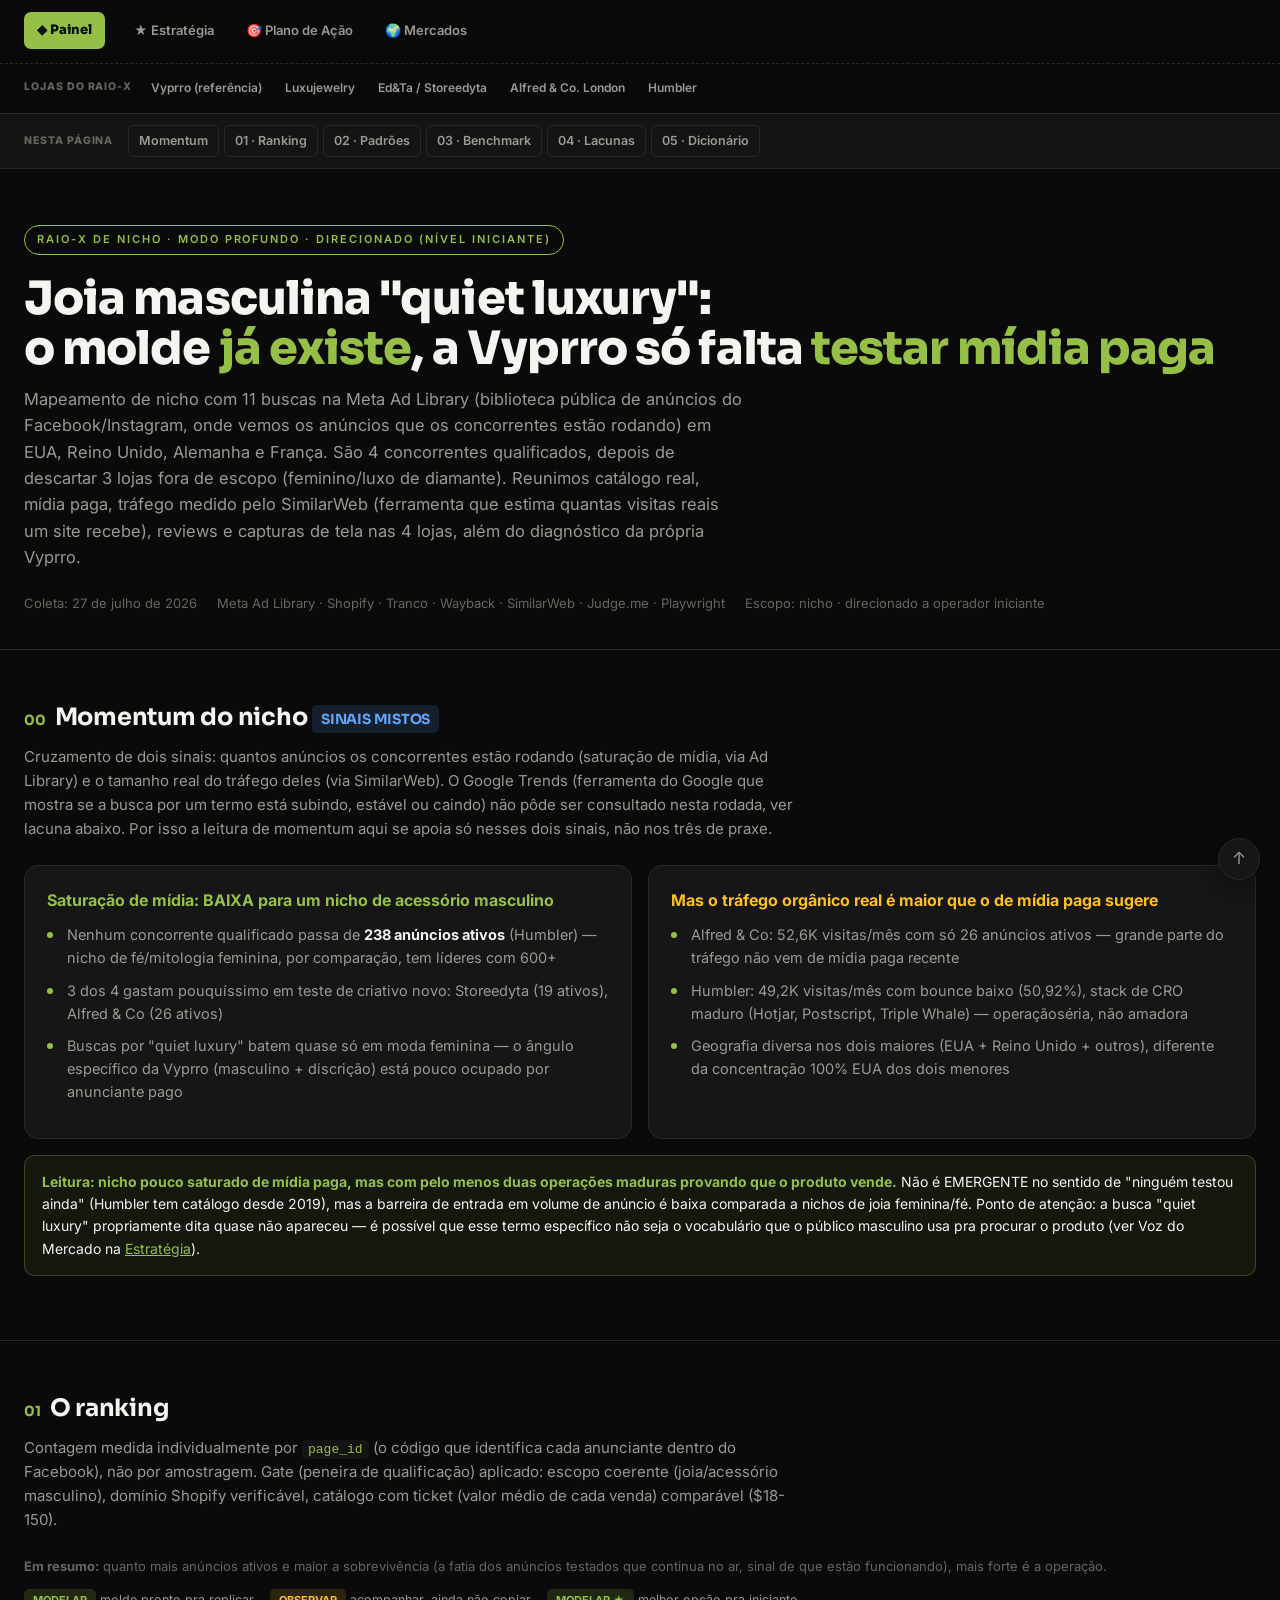
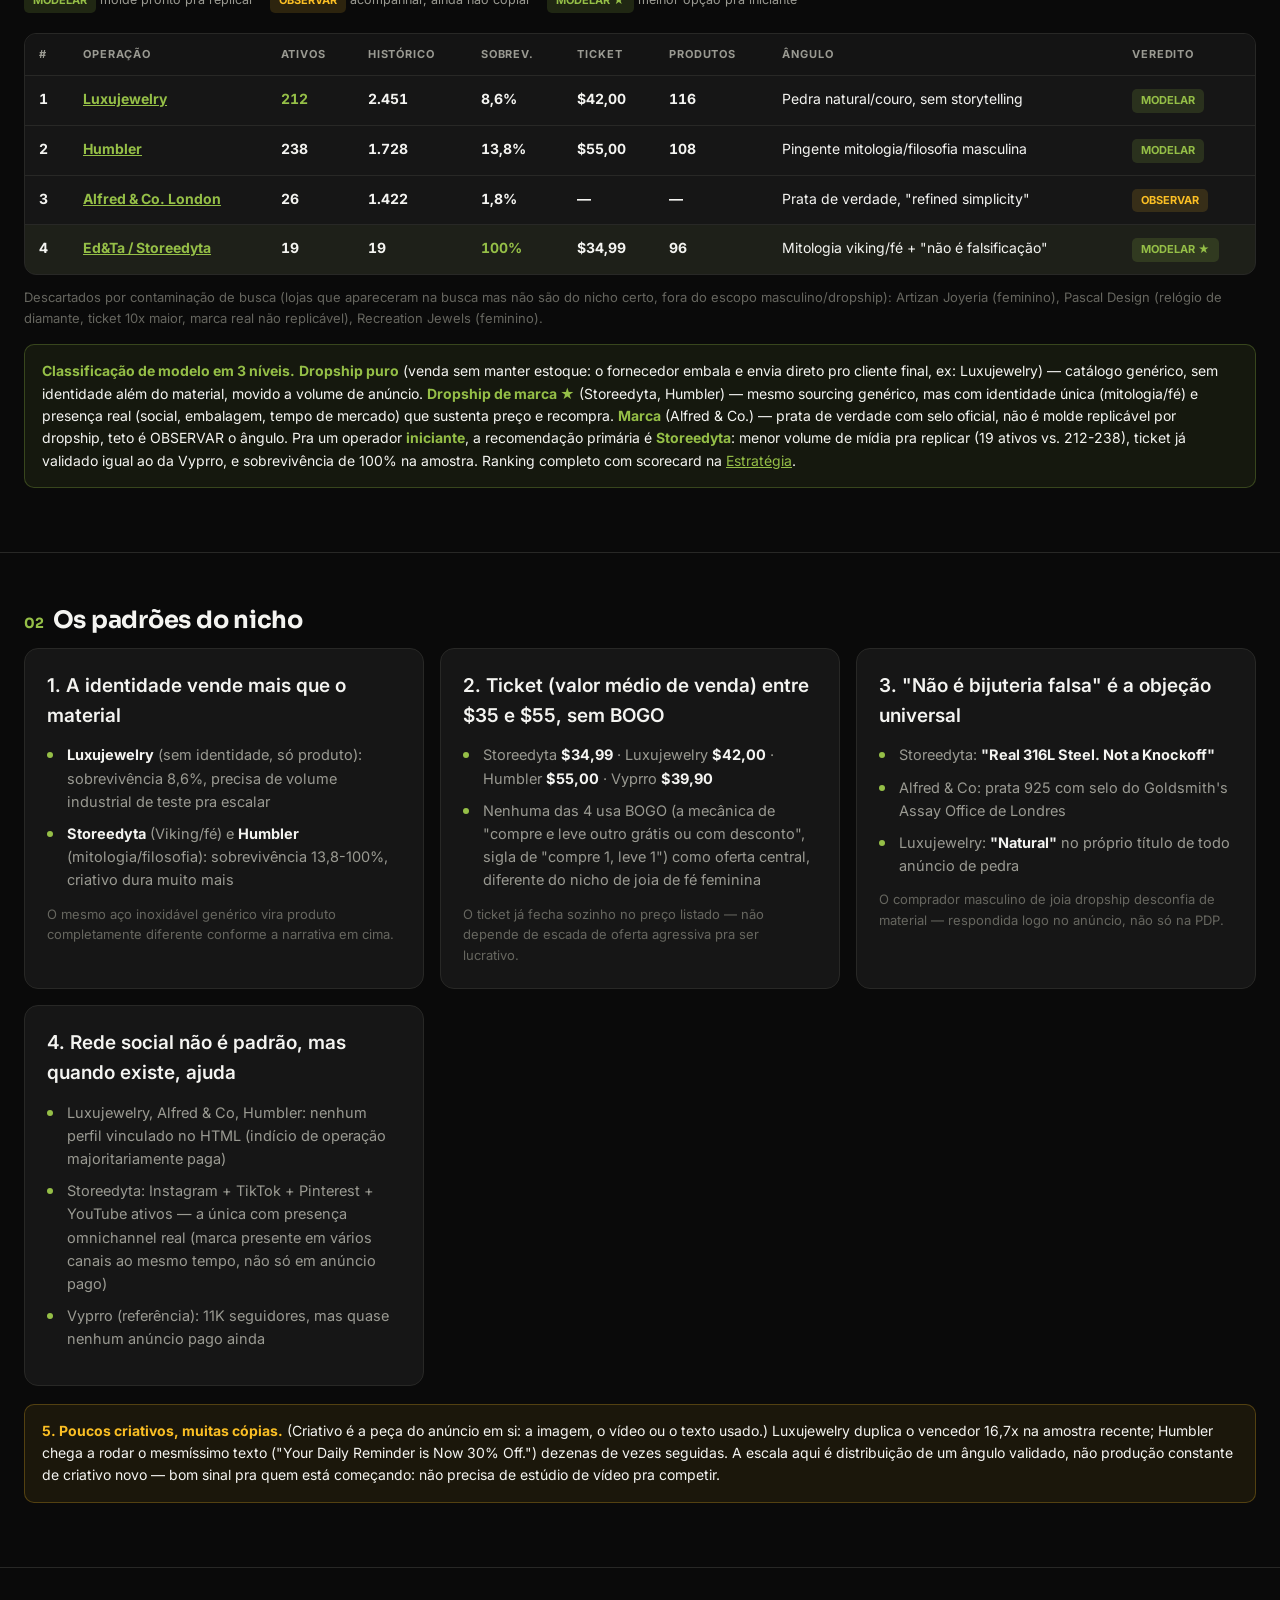
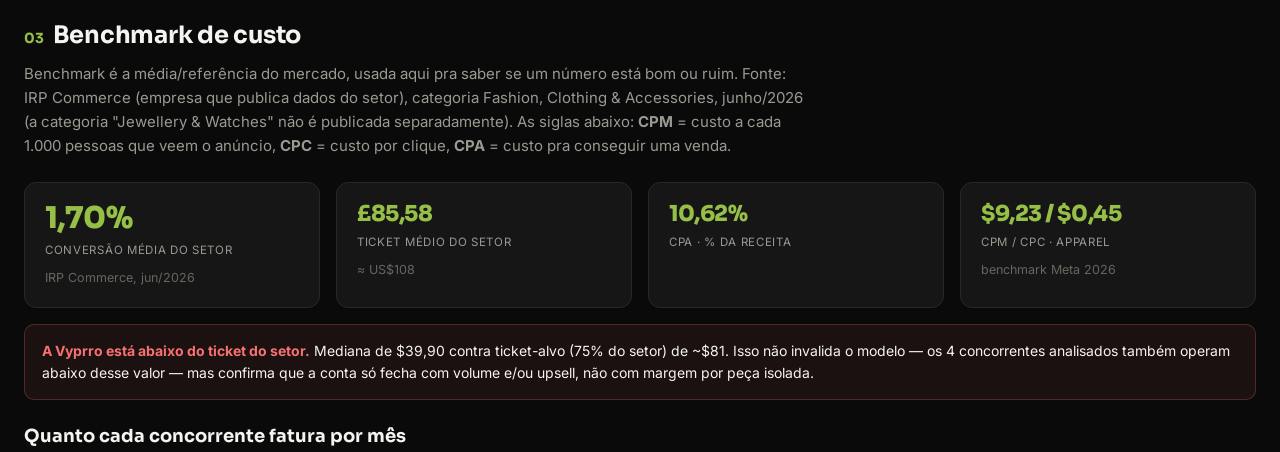
<file: index.html>
<!DOCTYPE html>
<html lang="pt-BR">
<head>
<meta charset="UTF-8">
<meta http-equiv="refresh" content="0; url=./Pesquisa%20-%20clique%20aqui.html">
<title>Redirecionando...</title>
</head>
<body>
<p>Abrindo a pesquisa... <a href="./Pesquisa%20-%20clique%20aqui.html">clique aqui se não for redirecionado</a>.</p>
</body>
</html>
</file>
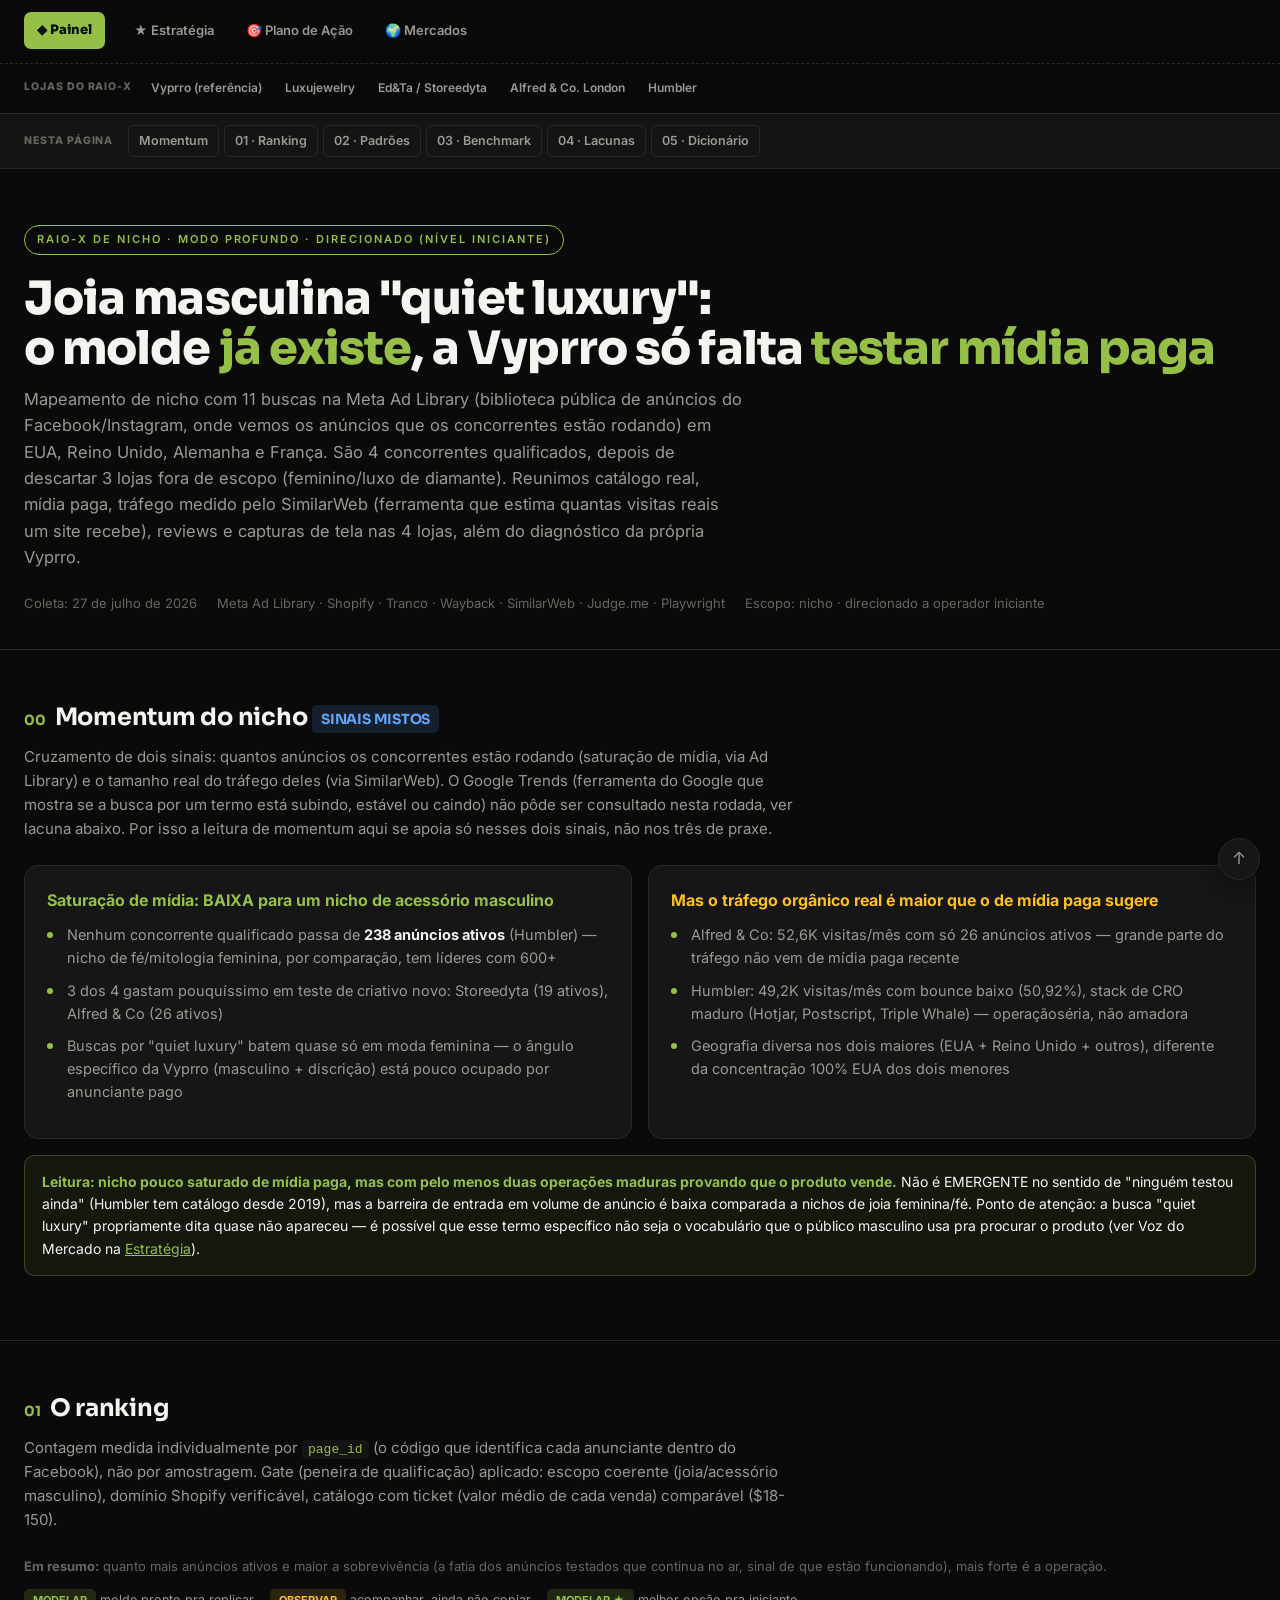
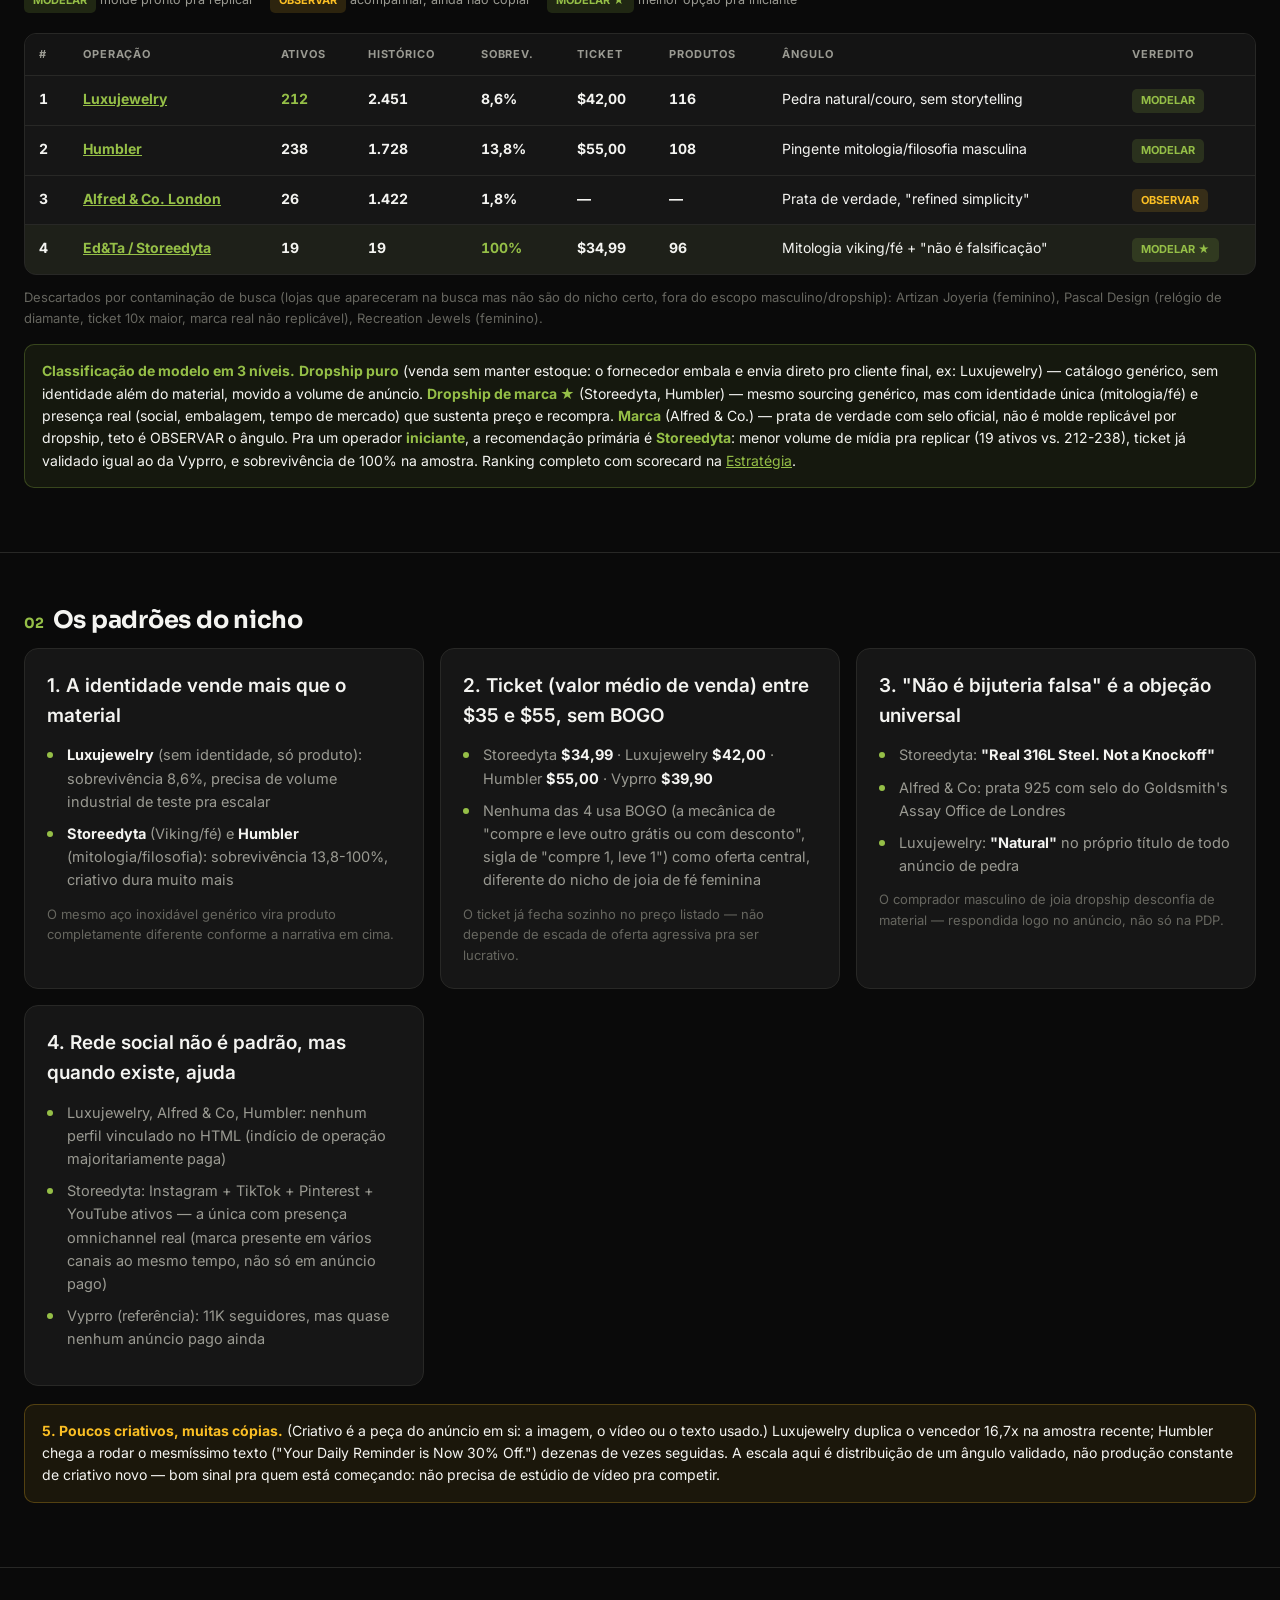
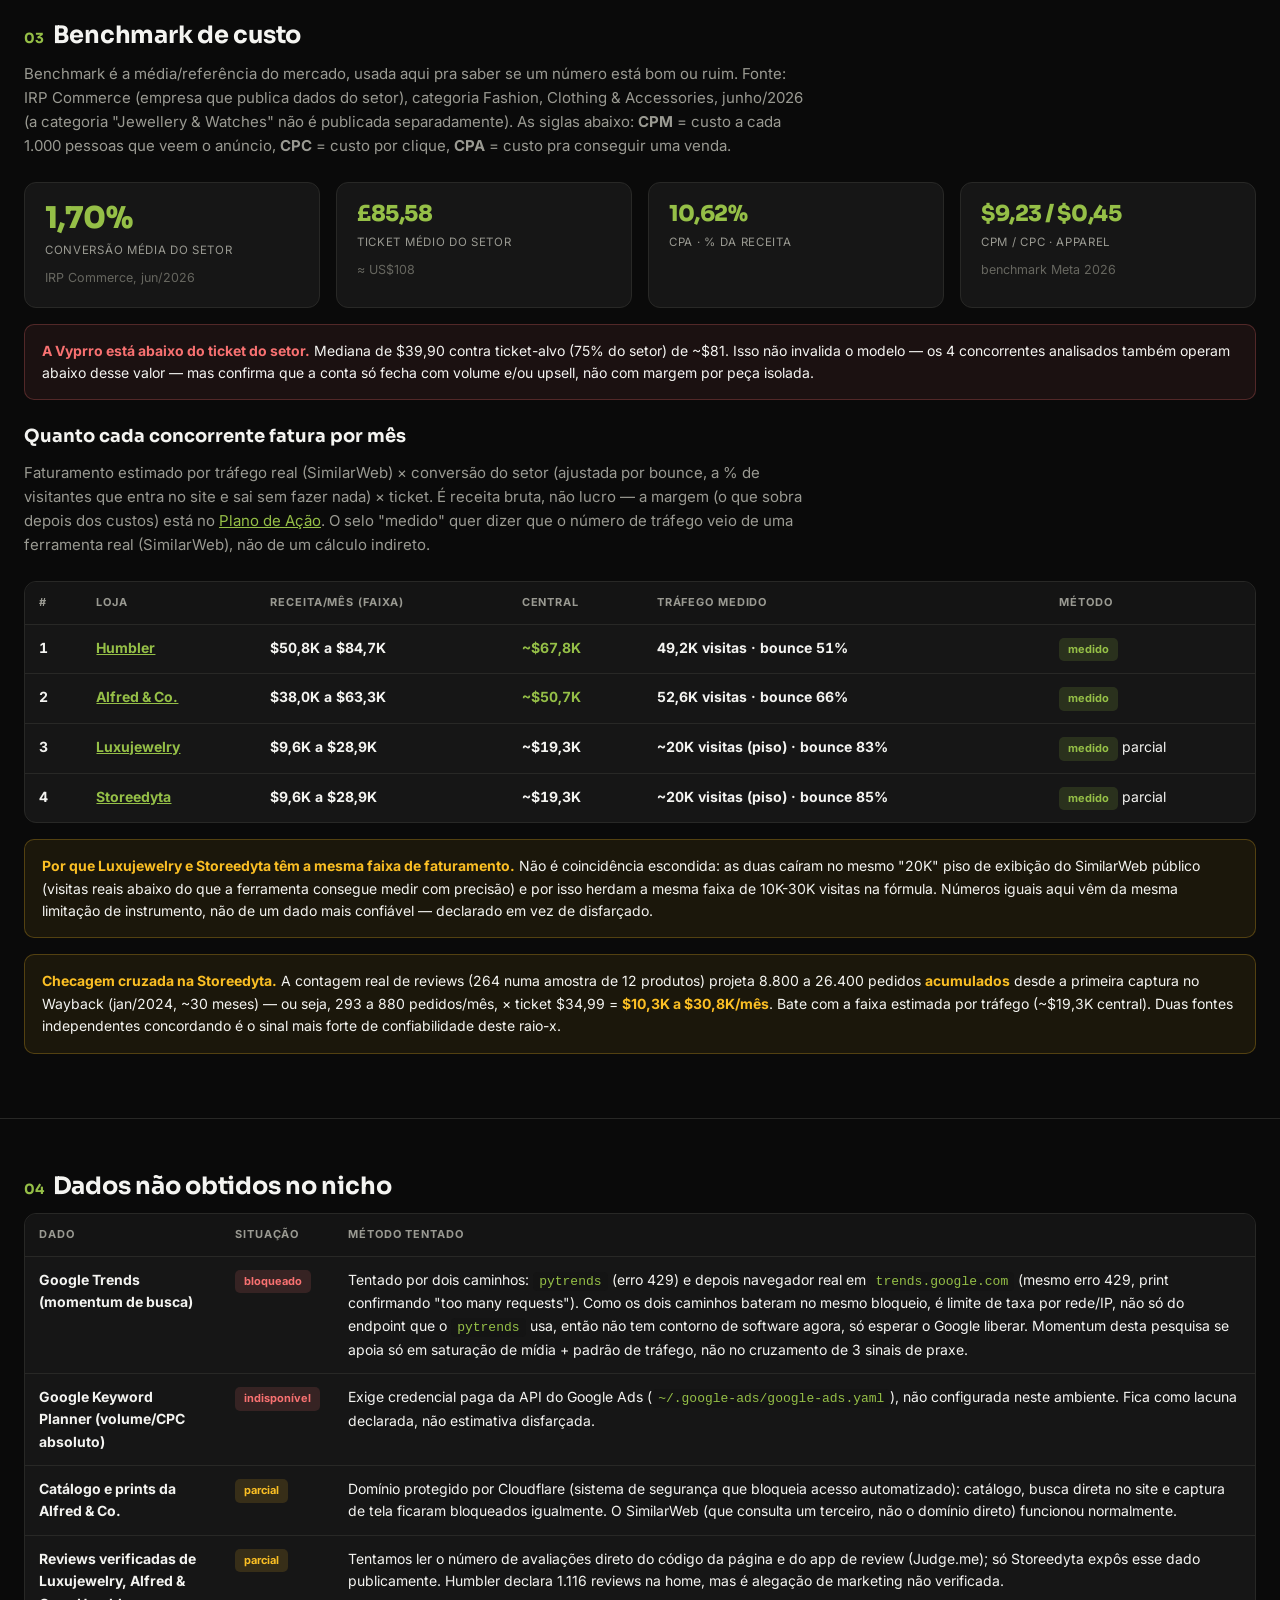
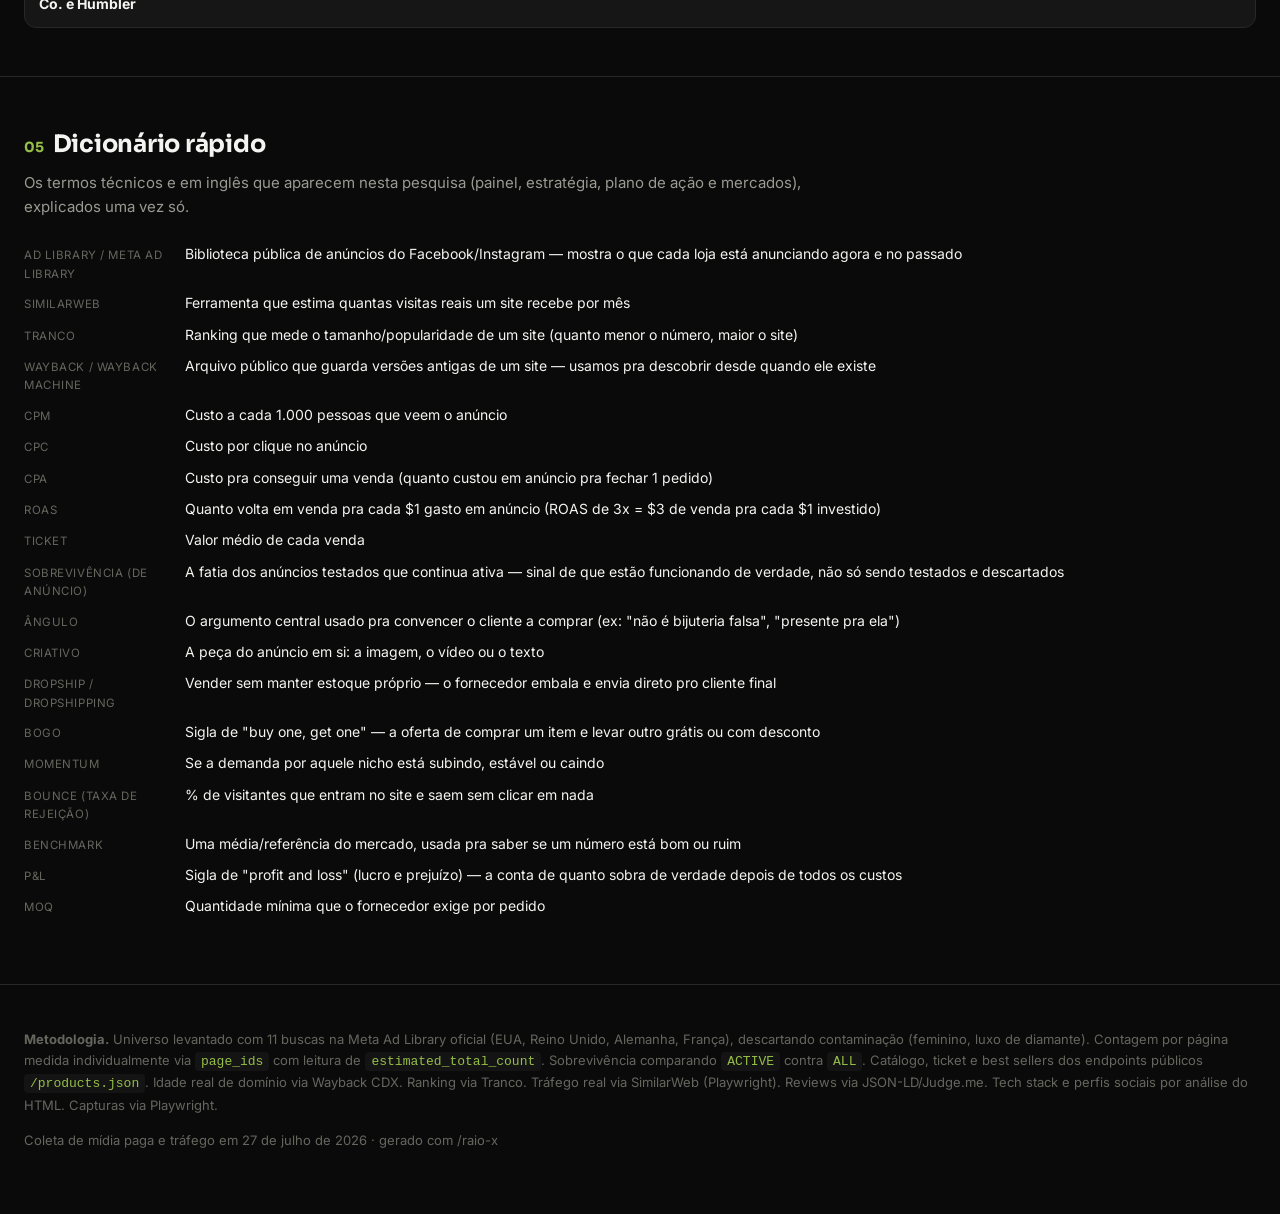
<file: Pesquisa - clique aqui.html>
<!DOCTYPE html>
<html lang="pt-BR">
<head>
<meta charset="UTF-8">
<meta name="viewport" content="width=device-width, initial-scale=1.0">
<title>Joias Masculinas · Raio-X do nicho (Vyprro)</title>
<link rel="stylesheet" href="paginas/estilo.css">
</head>
<body>
<nav class="nav" id="top"><div class="wrap">
<a href="Pesquisa%20-%20clique%20aqui.html" class="home on">◆ Painel</a>
<a href="paginas/estrategia.html">★ Estratégia</a>
<a href="paginas/plano-de-acao.html">🎯 Plano de Ação</a>
<a href="paginas/mercados.html">🌍 Mercados</a>
</div>
<div class="wrap lojasnav">
<span class="lbl">Lojas do raio-x</span>
<a href="paginas/loja-vyprro.html">Vyprro (referência)</a>
<a href="paginas/loja-luxujewelry.html">Luxujewelry</a>
<a href="paginas/loja-storeedyta.html">Ed&amp;Ta / Storeedyta</a>
<a href="paginas/loja-alfredco.html">Alfred &amp; Co. London</a>
<a href="paginas/loja-humbler.html">Humbler</a>
</div></nav>

<div class="toc"><div class="wrap">
<span class="lbl">Nesta página</span>
<a href="#momentum">Momentum</a>
<a href="#ranking">01 · Ranking</a>
<a href="#padroes">02 · Padrões</a>
<a href="#benchmark">03 · Benchmark</a>
<a href="#lacunas">04 · Lacunas</a>
<a href="#dicionario">05 · Dicionário</a>
</div></div>

<header><div class="wrap">
<div class="tag">Raio-X de nicho · modo profundo · direcionado (nível iniciante)</div>
<h1>Joia masculina "quiet luxury":<br>o molde <em>já existe</em>, a Vyprro só falta <em>testar mídia paga</em></h1>
<p class="sub">Mapeamento de nicho com 11 buscas na Meta Ad Library (biblioteca pública de anúncios do Facebook/Instagram, onde vemos os anúncios que os concorrentes estão rodando) em EUA, Reino Unido, Alemanha e França. São 4 concorrentes qualificados, depois de descartar 3 lojas fora de escopo (feminino/luxo de diamante). Reunimos catálogo real, mídia paga, tráfego medido pelo SimilarWeb (ferramenta que estima quantas visitas reais um site recebe), reviews e capturas de tela nas 4 lojas, além do diagnóstico da própria Vyprro.</p>
<div class="meta"><span>Coleta: 27 de julho de 2026</span><span>Meta Ad Library · Shopify · Tranco · Wayback · SimilarWeb · Judge.me · Playwright</span><span>Escopo: nicho · direcionado a operador iniciante</span></div>
</div></header>

<section id="momentum"><div class="wrap">
<h2><span class="n">00</span>Momentum do nicho <span class="pill p-i" style="font-size:14px;vertical-align:middle">SINAIS MISTOS</span></h2>
<p class="lead">Cruzamento de dois sinais: quantos anúncios os concorrentes estão rodando (saturação de mídia, via Ad Library) e o tamanho real do tráfego deles (via SimilarWeb). O Google Trends (ferramenta do Google que mostra se a busca por um termo está subindo, estável ou caindo) não pôde ser consultado nesta rodada, ver lacuna abaixo. Por isso a leitura de momentum aqui se apoia só nesses dois sinais, não nos três de praxe.</p>
<div class="grid g2">
<div class="card">
<b style="color:var(--acc)">Saturação de mídia: BAIXA para um nicho de acessório masculino</b>
<ul class="cl" style="margin-top:10px">
<li>Nenhum concorrente qualificado passa de <b>238 anúncios ativos</b> (Humbler) — nicho de fé/mitologia feminina, por comparação, tem líderes com 600+</li>
<li>3 dos 4 gastam pouquíssimo em teste de criativo novo: Storeedyta (19 ativos), Alfred &amp; Co (26 ativos)</li>
<li>Buscas por "quiet luxury" batem quase só em moda feminina — o ângulo específico da Vyprro (masculino + discrição) está pouco ocupado por anunciante pago</li>
</ul>
</div>
<div class="card">
<b style="color:var(--warn)">Mas o tráfego orgânico real é maior que o de mídia paga sugere</b>
<ul class="cl" style="margin-top:10px">
<li>Alfred &amp; Co: 52,6K visitas/mês com só 26 anúncios ativos — grande parte do tráfego não vem de mídia paga recente</li>
<li>Humbler: 49,2K visitas/mês com bounce baixo (50,92%), stack de CRO maduro (Hotjar, Postscript, Triple Whale) — operaçãoséria, não amadora</li>
<li>Geografia diversa nos dois maiores (EUA + Reino Unido + outros), diferente da concentração 100% EUA dos dois menores</li>
</ul>
</div>
</div>
<div class="note good"><b>Leitura: nicho pouco saturado de mídia paga, mas com pelo menos duas operações maduras provando que o produto vende.</b> Não é EMERGENTE no sentido de "ninguém testou ainda" (Humbler tem catálogo desde 2019), mas a barreira de entrada em volume de anúncio é baixa comparada a nichos de joia feminina/fé. Ponto de atenção: a busca "quiet luxury" propriamente dita quase não apareceu — é possível que esse termo específico não seja o vocabulário que o público masculino usa pra procurar o produto (ver Voz do Mercado na <a href="paginas/estrategia.html">Estratégia</a>).</div>
</div></section>

<section id="ranking"><div class="wrap">
<h2><span class="n">01</span>O ranking</h2>
<p class="lead">Contagem medida individualmente por <code>page_id</code> (o código que identifica cada anunciante dentro do Facebook), não por amostragem. Gate (peneira de qualificação) aplicado: escopo coerente (joia/acessório masculino), domínio Shopify verificável, catálogo com ticket (valor médio de cada venda) comparável ($18-150).</p>
<p style="color:var(--dim2);font-size:13px;margin-top:6px"><b>Em resumo:</b> quanto mais anúncios ativos e maior a sobrevivência (a fatia dos anúncios testados que continua no ar, sinal de que estão funcionando), mais forte é a operação.</p>
<div class="legend">
<span><span class="pill p-a">MODELAR</span> molde pronto pra replicar</span>
<span><span class="pill p-b">OBSERVAR</span> acompanhar, ainda não copiar</span>
<span><span class="pill p-a">MODELAR ★</span> melhor opção pra iniciante</span>
</div>
<div class="tblwrap">
<table>
<thead><tr><th>#</th><th>Operação</th><th title="Anúncios ativos no momento da coleta">Ativos</th><th title="Total de anúncios já veiculados (ativos + pausados) desde o início">Histórico</th><th title="Sobrevivência: fatia dos anúncios testados que segue ativa">Sobrev.</th><th title="Ticket médio de venda">Ticket</th><th>Produtos</th><th title="Argumento central usado pra convencer o cliente a comprar">Ângulo</th><th>Veredito</th></tr></thead>
<tbody>
<tr><td class="num">1</td><td><b><a href="paginas/loja-luxujewelry.html">Luxujewelry</a></b></td><td class="num up">212</td><td class="num">2.451</td><td class="num">8,6%</td><td class="num">$42,00</td><td class="num">116</td><td>Pedra natural/couro, sem storytelling</td><td><span class="pill p-a">MODELAR</span></td></tr>
<tr><td class="num">2</td><td><b><a href="paginas/loja-humbler.html">Humbler</a></b></td><td class="num">238</td><td class="num">1.728</td><td class="num">13,8%</td><td class="num">$55,00</td><td class="num">108</td><td>Pingente mitologia/filosofia masculina</td><td><span class="pill p-a">MODELAR</span></td></tr>
<tr><td class="num">3</td><td><b><a href="paginas/loja-alfredco.html">Alfred &amp; Co. London</a></b></td><td class="num">26</td><td class="num">1.422</td><td class="num">1,8%</td><td class="num">—</td><td class="num">—</td><td>Prata de verdade, "refined simplicity"</td><td><span class="pill p-b">OBSERVAR</span></td></tr>
<tr style="background:rgba(149,191,71,.06)"><td class="num">4</td><td><b><a href="paginas/loja-storeedyta.html">Ed&amp;Ta / Storeedyta</a></b></td><td class="num">19</td><td class="num">19</td><td class="num up">100%</td><td class="num">$34,99</td><td class="num">96</td><td>Mitologia viking/fé + "não é falsificação"</td><td><span class="pill p-a">MODELAR ★</span></td></tr>
</tbody>
</table>
</div>
<p style="font-size:13px;color:var(--dim2);margin-top:12px">Descartados por contaminação de busca (lojas que apareceram na busca mas não são do nicho certo, fora do escopo masculino/dropship): Artizan Joyeria (feminino), Pascal Design (relógio de diamante, ticket 10x maior, marca real não replicável), Recreation Jewels (feminino).</p>
<div class="note good" style="margin-top:16px"><b>Classificação de modelo em 3 níveis.</b> <b>Dropship puro</b> (venda sem manter estoque: o fornecedor embala e envia direto pro cliente final, ex: Luxujewelry) — catálogo genérico, sem identidade além do material, movido a volume de anúncio. <b>Dropship de marca ★</b> (Storeedyta, Humbler) — mesmo sourcing genérico, mas com identidade única (mitologia/fé) e presença real (social, embalagem, tempo de mercado) que sustenta preço e recompra. <b>Marca</b> (Alfred &amp; Co.) — prata de verdade com selo oficial, não é molde replicável por dropship, teto é OBSERVAR o ângulo. Pra um operador <b>iniciante</b>, a recomendação primária é <b>Storeedyta</b>: menor volume de mídia pra replicar (19 ativos vs. 212-238), ticket já validado igual ao da Vyprro, e sobrevivência de 100% na amostra. Ranking completo com scorecard na <a href="paginas/estrategia.html">Estratégia</a>.</div>
</div></section>

<section id="padroes"><div class="wrap">
<h2><span class="n">02</span>Os padrões do nicho</h2>
<div class="grid g2">
<div class="card">
<div class="big" style="margin-top:0">1. A identidade vende mais que o material</div>
<ul class="cl">
<li><b>Luxujewelry</b> (sem identidade, só produto): sobrevivência 8,6%, precisa de volume industrial de teste pra escalar</li>
<li><b>Storeedyta</b> (Viking/fé) e <b>Humbler</b> (mitologia/filosofia): sobrevivência 13,8-100%, criativo dura muito mais</li>
</ul>
<p style="color:var(--dim2);font-size:13px;margin-top:8px">O mesmo aço inoxidável genérico vira produto completamente diferente conforme a narrativa em cima.</p>
</div>
<div class="card">
<div class="big" style="margin-top:0">2. Ticket (valor médio de venda) entre $35 e $55, sem BOGO</div>
<ul class="cl">
<li>Storeedyta <b>$34,99</b> · Luxujewelry <b>$42,00</b> · Humbler <b>$55,00</b> · Vyprro <b>$39,90</b></li>
<li>Nenhuma das 4 usa BOGO (a mecânica de "compre e leve outro grátis ou com desconto", sigla de "compre 1, leve 1") como oferta central, diferente do nicho de joia de fé feminina</li>
</ul>
<p style="color:var(--dim2);font-size:13px;margin-top:8px">O ticket já fecha sozinho no preço listado — não depende de escada de oferta agressiva pra ser lucrativo.</p>
</div>
<div class="card">
<div class="big" style="margin-top:0">3. "Não é bijuteria falsa" é a objeção universal</div>
<ul class="cl">
<li>Storeedyta: <b>"Real 316L Steel. Not a Knockoff"</b></li>
<li>Alfred &amp; Co: prata 925 com selo do Goldsmith's Assay Office de Londres</li>
<li>Luxujewelry: <b>"Natural"</b> no próprio título de todo anúncio de pedra</li>
</ul>
<p style="color:var(--dim2);font-size:13px;margin-top:8px">O comprador masculino de joia dropship desconfia de material — respondida logo no anúncio, não só na PDP.</p>
</div>
<div class="card">
<div class="big" style="margin-top:0">4. Rede social não é padrão, mas quando existe, ajuda</div>
<ul class="cl">
<li>Luxujewelry, Alfred &amp; Co, Humbler: nenhum perfil vinculado no HTML (indício de operação majoritariamente paga)</li>
<li>Storeedyta: Instagram + TikTok + Pinterest + YouTube ativos — a única com presença omnichannel real (marca presente em vários canais ao mesmo tempo, não só em anúncio pago)</li>
<li>Vyprro (referência): 11K seguidores, mas quase nenhum anúncio pago ainda</li>
</ul>
</div>
</div>
<div class="note" style="margin-top:18px"><b>5. Poucos criativos, muitas cópias.</b> (Criativo é a peça do anúncio em si: a imagem, o vídeo ou o texto usado.) Luxujewelry duplica o vencedor 16,7x na amostra recente; Humbler chega a rodar o mesmíssimo texto ("Your Daily Reminder is Now 30% Off.") dezenas de vezes seguidas. A escala aqui é distribuição de um ângulo validado, não produção constante de criativo novo — bom sinal pra quem está começando: não precisa de estúdio de vídeo pra competir.</div>
</div></section>

<section id="benchmark"><div class="wrap">
<h2><span class="n">03</span>Benchmark de custo</h2>
<p class="lead">Benchmark é a média/referência do mercado, usada aqui pra saber se um número está bom ou ruim. Fonte: IRP Commerce (empresa que publica dados do setor), categoria Fashion, Clothing &amp; Accessories, junho/2026 (a categoria "Jewellery &amp; Watches" não é publicada separadamente). As siglas abaixo: <b>CPM</b> = custo a cada 1.000 pessoas que veem o anúncio, <b>CPC</b> = custo por clique, <b>CPA</b> = custo pra conseguir uma venda.</p>
<div class="grid g4">
<div class="stat"><div class="v">1,70%</div><div class="l">conversão média do setor</div><div class="d">IRP Commerce, jun/2026</div></div>
<div class="stat"><div class="v sm">£85,58</div><div class="l">ticket médio do setor</div><div class="d">≈ US$108</div></div>
<div class="stat"><div class="v sm">10,62%</div><div class="l">CPA · % da receita</div></div>
<div class="stat"><div class="v sm">$9,23 / $0,45</div><div class="l">CPM / CPC · apparel</div><div class="d">benchmark Meta 2026</div></div>
</div>
<div class="note danger"><b>A Vyprro está abaixo do ticket do setor.</b> Mediana de $39,90 contra ticket-alvo (75% do setor) de ~$81. Isso não invalida o modelo — os 4 concorrentes analisados também operam abaixo desse valor — mas confirma que a conta só fecha com volume e/ou upsell, não com margem por peça isolada.</div>

<h3 style="margin-top:22px">Quanto cada concorrente fatura por mês</h3>
<p class="lead">Faturamento estimado por tráfego real (SimilarWeb) × conversão do setor (ajustada por bounce, a % de visitantes que entra no site e sai sem fazer nada) × ticket. É receita bruta, não lucro — a margem (o que sobra depois dos custos) está no <a href="paginas/plano-de-acao.html">Plano de Ação</a>. O selo "medido" quer dizer que o número de tráfego veio de uma ferramenta real (SimilarWeb), não de um cálculo indireto.</p>
<div class="tblwrap">
<table>
<thead><tr><th>#</th><th>Loja</th><th>Receita/mês (faixa)</th><th title="Estimativa central da faixa de receita">Central</th><th>Tráfego medido</th><th title="Como o número foi calculado: medido direto pelo SimilarWeb ou estimativa parcial">Método</th></tr></thead>
<tbody>
<tr><td class="num">1</td><td><b><a href="paginas/loja-humbler.html">Humbler</a></b></td><td class="num">$50,8K a $84,7K</td><td class="num up">~$67,8K</td><td class="num">49,2K visitas · bounce 51%</td><td><span class="pill p-a">medido</span></td></tr>
<tr><td class="num">2</td><td><b><a href="paginas/loja-alfredco.html">Alfred &amp; Co.</a></b></td><td class="num">$38,0K a $63,3K</td><td class="num up">~$50,7K</td><td class="num">52,6K visitas · bounce 66%</td><td><span class="pill p-a">medido</span></td></tr>
<tr><td class="num">3</td><td><b><a href="paginas/loja-luxujewelry.html">Luxujewelry</a></b></td><td class="num">$9,6K a $28,9K</td><td class="num">~$19,3K</td><td class="num">~20K visitas (piso) · bounce 83%</td><td><span class="pill p-a">medido</span> parcial</td></tr>
<tr><td class="num">4</td><td><b><a href="paginas/loja-storeedyta.html">Storeedyta</a></b></td><td class="num">$9,6K a $28,9K</td><td class="num">~$19,3K</td><td class="num">~20K visitas (piso) · bounce 85%</td><td><span class="pill p-a">medido</span> parcial</td></tr>
</tbody>
</table>
</div>
<div class="note"><b>Por que Luxujewelry e Storeedyta têm a mesma faixa de faturamento.</b> Não é coincidência escondida: as duas caíram no mesmo "20K" piso de exibição do SimilarWeb público (visitas reais abaixo do que a ferramenta consegue medir com precisão) e por isso herdam a mesma faixa de 10K-30K visitas na fórmula. Números iguais aqui vêm da mesma limitação de instrumento, não de um dado mais confiável — declarado em vez de disfarçado.</div>
<div class="note"><b>Checagem cruzada na Storeedyta.</b> A contagem real de reviews (264 numa amostra de 12 produtos) projeta 8.800 a 26.400 pedidos <b>acumulados</b> desde a primeira captura no Wayback (jan/2024, ~30 meses) — ou seja, 293 a 880 pedidos/mês, × ticket $34,99 = <b>$10,3K a $30,8K/mês</b>. Bate com a faixa estimada por tráfego (~$19,3K central). Duas fontes independentes concordando é o sinal mais forte de confiabilidade deste raio-x.</div>
</div></section>

<section id="lacunas"><div class="wrap">
<h2><span class="n">04</span>Dados não obtidos no nicho</h2>
<div class="tblwrap">
<table>
<thead><tr><th>Dado</th><th>Situação</th><th>Método tentado</th></tr></thead>
<tbody>
<tr><td><b>Google Trends (momentum de busca)</b></td><td><span class="pill p-c">bloqueado</span></td><td>Tentado por dois caminhos: <code>pytrends</code> (erro 429) e depois navegador real em <code>trends.google.com</code> (mesmo erro 429, print confirmando "too many requests"). Como os dois caminhos bateram no mesmo bloqueio, é limite de taxa por rede/IP, não só do endpoint que o <code>pytrends</code> usa, então não tem contorno de software agora, só esperar o Google liberar. Momentum desta pesquisa se apoia só em saturação de mídia + padrão de tráfego, não no cruzamento de 3 sinais de praxe.</td></tr><tr><td><b>Google Keyword Planner (volume/CPC absoluto)</b></td><td><span class="pill p-c">indisponível</span></td><td>Exige credencial paga da API do Google Ads (<code>~/.google-ads/google-ads.yaml</code>), não configurada neste ambiente. Fica como lacuna declarada, não estimativa disfarçada.</td></tr>
<tr><td><b>Catálogo e prints da Alfred &amp; Co.</b></td><td><span class="pill p-b">parcial</span></td><td>Domínio protegido por Cloudflare (sistema de segurança que bloqueia acesso automatizado): catálogo, busca direta no site e captura de tela ficaram bloqueados igualmente. O SimilarWeb (que consulta um terceiro, não o domínio direto) funcionou normalmente.</td></tr>
<tr><td><b>Reviews verificadas de Luxujewelry, Alfred &amp; Co. e Humbler</b></td><td><span class="pill p-b">parcial</span></td><td>Tentamos ler o número de avaliações direto do código da página e do app de review (Judge.me); só Storeedyta expôs esse dado publicamente. Humbler declara 1.116 reviews na home, mas é alegação de marketing não verificada.</td></tr>
</tbody>
</table>
</div>
</div></section>

<section id="dicionario"><div class="wrap">
<h2><span class="n">05</span>Dicionário rápido</h2>
<p class="lead">Os termos técnicos e em inglês que aparecem nesta pesquisa (painel, estratégia, plano de ação e mercados), explicados uma vez só.</p>
<dl class="kv">
<dt>Ad Library / Meta Ad Library</dt><dd>Biblioteca pública de anúncios do Facebook/Instagram — mostra o que cada loja está anunciando agora e no passado</dd>
<dt>SimilarWeb</dt><dd>Ferramenta que estima quantas visitas reais um site recebe por mês</dd>
<dt>Tranco</dt><dd>Ranking que mede o tamanho/popularidade de um site (quanto menor o número, maior o site)</dd>
<dt>Wayback / Wayback Machine</dt><dd>Arquivo público que guarda versões antigas de um site — usamos pra descobrir desde quando ele existe</dd>
<dt>CPM</dt><dd>Custo a cada 1.000 pessoas que veem o anúncio</dd>
<dt>CPC</dt><dd>Custo por clique no anúncio</dd>
<dt>CPA</dt><dd>Custo pra conseguir uma venda (quanto custou em anúncio pra fechar 1 pedido)</dd>
<dt>ROAS</dt><dd>Quanto volta em venda pra cada $1 gasto em anúncio (ROAS de 3x = $3 de venda pra cada $1 investido)</dd>
<dt>Ticket</dt><dd>Valor médio de cada venda</dd>
<dt>Sobrevivência (de anúncio)</dt><dd>A fatia dos anúncios testados que continua ativa — sinal de que estão funcionando de verdade, não só sendo testados e descartados</dd>
<dt>Ângulo</dt><dd>O argumento central usado pra convencer o cliente a comprar (ex: "não é bijuteria falsa", "presente pra ela")</dd>
<dt>Criativo</dt><dd>A peça do anúncio em si: a imagem, o vídeo ou o texto</dd>
<dt>Dropship / dropshipping</dt><dd>Vender sem manter estoque próprio — o fornecedor embala e envia direto pro cliente final</dd>
<dt>BOGO</dt><dd>Sigla de "buy one, get one" — a oferta de comprar um item e levar outro grátis ou com desconto</dd>
<dt>Momentum</dt><dd>Se a demanda por aquele nicho está subindo, estável ou caindo</dd>
<dt>Bounce (taxa de rejeição)</dt><dd>% de visitantes que entram no site e saem sem clicar em nada</dd>
<dt>Benchmark</dt><dd>Uma média/referência do mercado, usada pra saber se um número está bom ou ruim</dd>
<dt>P&amp;L</dt><dd>Sigla de "profit and loss" (lucro e prejuízo) — a conta de quanto sobra de verdade depois de todos os custos</dd>
<dt>MOQ</dt><dd>Quantidade mínima que o fornecedor exige por pedido</dd>
</dl>
</div></section>

<footer><div class="wrap">
<p><b>Metodologia.</b> Universo levantado com 11 buscas na Meta Ad Library oficial (EUA, Reino Unido, Alemanha, França), descartando contaminação (feminino, luxo de diamante). Contagem por página medida individualmente via <code>page_ids</code> com leitura de <code>estimated_total_count</code>. Sobrevivência comparando <code>ACTIVE</code> contra <code>ALL</code>. Catálogo, ticket e best sellers dos endpoints públicos <code>/products.json</code>. Idade real de domínio via Wayback CDX. Ranking via Tranco. Tráfego real via SimilarWeb (Playwright). Reviews via JSON-LD/Judge.me. Tech stack e perfis sociais por análise do HTML. Capturas via Playwright.</p>
<p style="margin-top:14px;color:var(--dim2)">Coleta de mídia paga e tráfego em 27 de julho de 2026 · gerado com /raio-x</p>
</div></footer>
<a href="#top" class="backtotop" aria-label="Voltar ao topo" title="Voltar ao topo">↑</a>
</body></html>
</file>
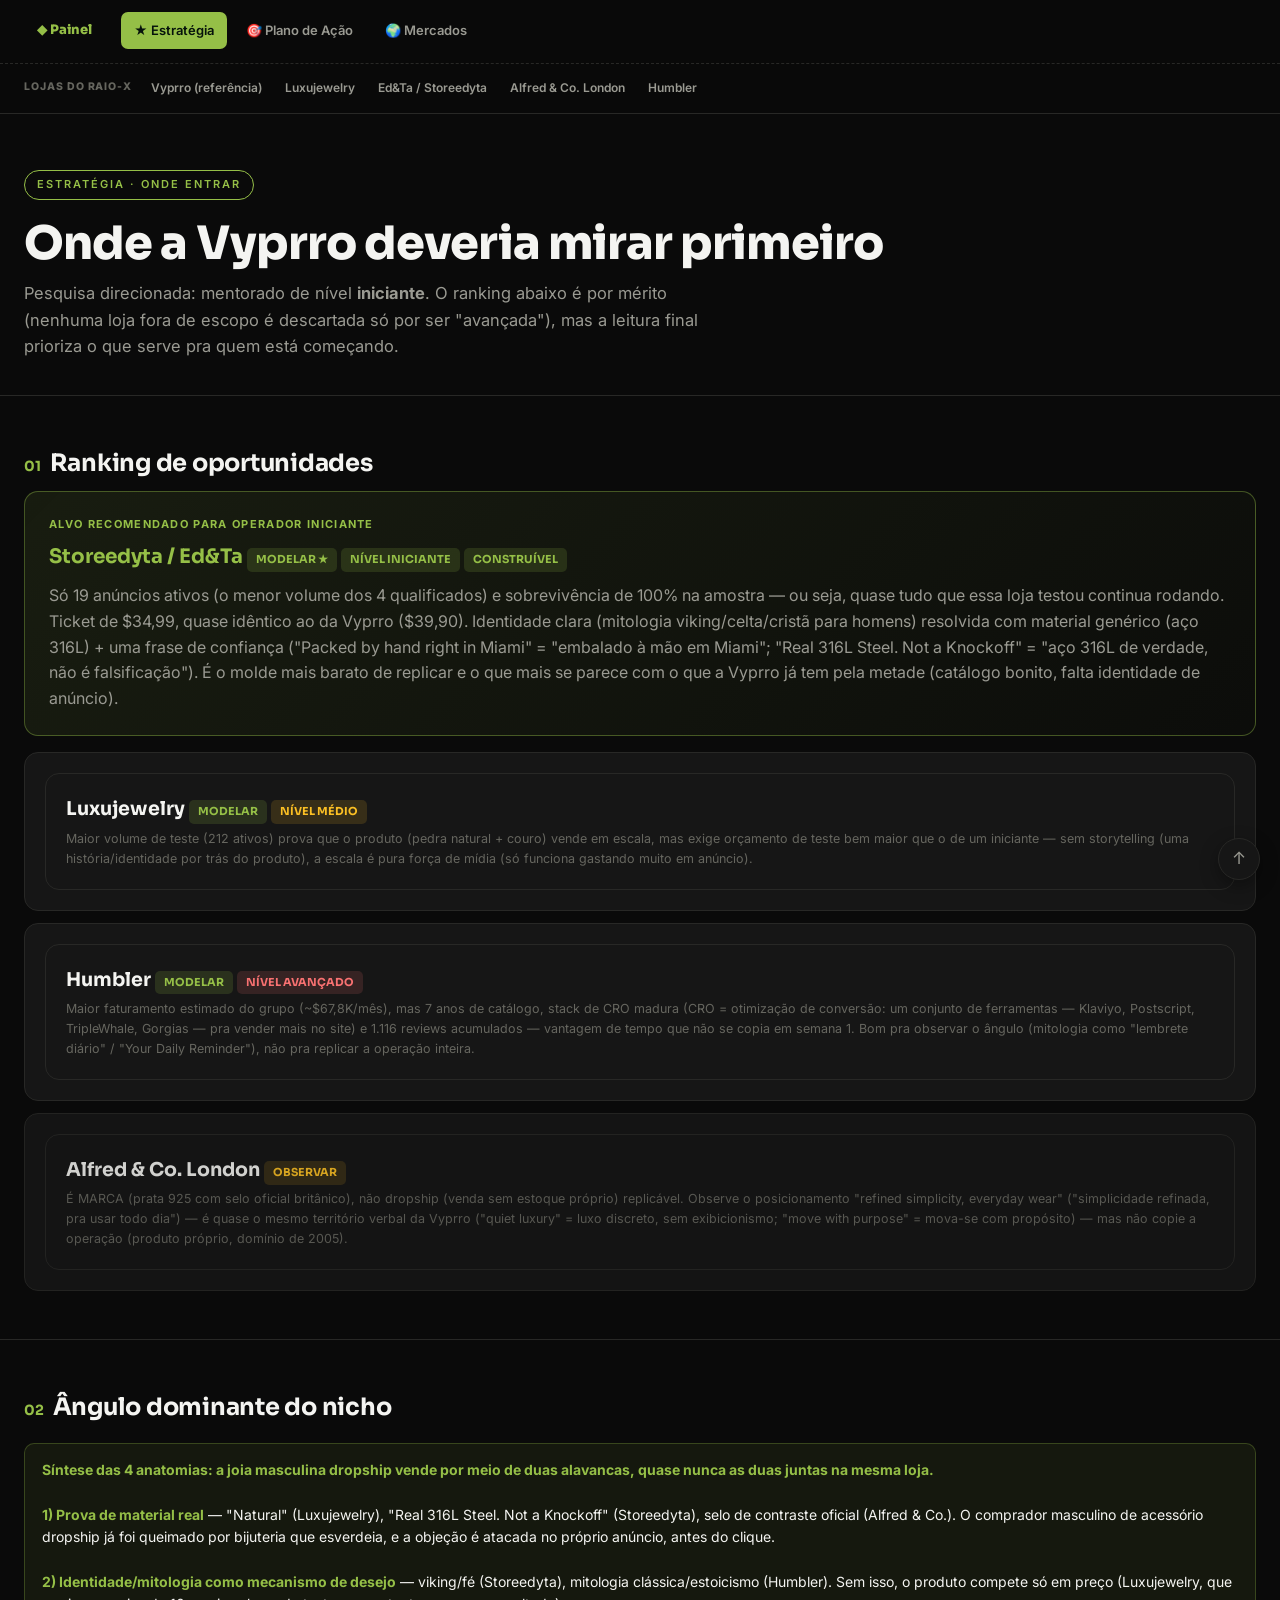
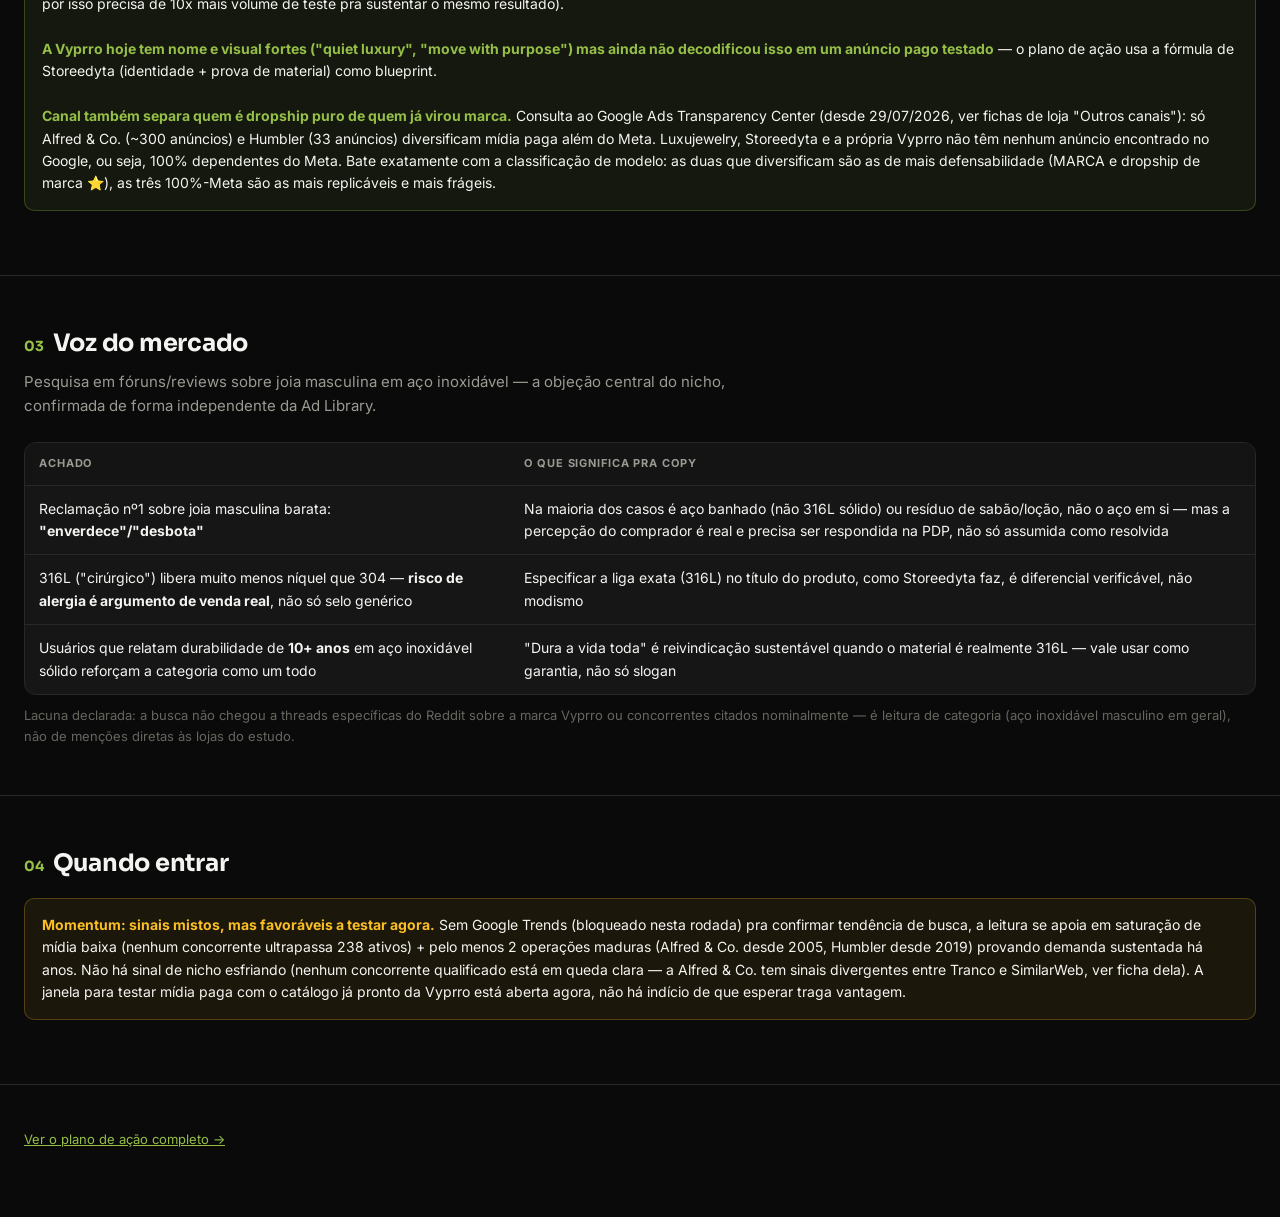
<file: paginas/estrategia.html>
<!DOCTYPE html>
<html lang="pt-BR"><head><meta charset="UTF-8">
<meta name="viewport" content="width=device-width, initial-scale=1.0">
<title>Estratégia · Raio-X Vyprro</title><link rel="stylesheet" href="estilo.css"></head><body>
<nav class="nav" id="top"><div class="wrap">
<a href="../Pesquisa%20-%20clique%20aqui.html" class="home">◆ Painel</a>
<a href="estrategia.html" class="on">★ Estratégia</a>
<a href="plano-de-acao.html">🎯 Plano de Ação</a>
<a href="mercados.html">🌍 Mercados</a>
</div>
<div class="wrap lojasnav">
<span class="lbl">Lojas do raio-x</span>
<a href="loja-vyprro.html">Vyprro (referência)</a>
<a href="loja-luxujewelry.html">Luxujewelry</a>
<a href="loja-storeedyta.html">Ed&amp;Ta / Storeedyta</a>
<a href="loja-alfredco.html">Alfred &amp; Co. London</a>
<a href="loja-humbler.html">Humbler</a>
</div></nav>

<header><div class="wrap">
<div class="tag">Estratégia · onde entrar</div>
<h1>Onde a Vyprro deveria mirar primeiro</h1>
<p class="sub">Pesquisa direcionada: mentorado de nível <b>iniciante</b>. O ranking abaixo é por mérito (nenhuma loja fora de escopo é descartada só por ser "avançada"), mas a leitura final prioriza o que serve pra quem está começando.</p>
</div></header>

<section><div class="wrap">
<h2><span class="n">01</span>Ranking de oportunidades</h2>

<div class="op" style="border-color:rgba(149,191,71,.4)">
<div class="r" style="color:var(--acc)">Alvo recomendado para operador iniciante</div>
<h3>Storeedyta / Ed&amp;Ta <span class="pill p-a">MODELAR ★</span> <span class="pill p-a">NÍVEL INICIANTE</span> <span class="pill p-a">CONSTRUÍVEL</span></h3>
<p style="color:var(--dim)">Só 19 anúncios ativos (o menor volume dos 4 qualificados) e sobrevivência de 100% na amostra — ou seja, quase tudo que essa loja testou continua rodando. Ticket de $34,99, quase idêntico ao da Vyprro ($39,90). Identidade clara (mitologia viking/celta/cristã para homens) resolvida com material genérico (aço 316L) + uma frase de confiança ("Packed by hand right in Miami" = "embalado à mão em Miami"; "Real 316L Steel. Not a Knockoff" = "aço 316L de verdade, não é falsificação"). É o molde mais barato de replicar e o que mais se parece com o que a Vyprro já tem pela metade (catálogo bonito, falta identidade de anúncio).</p>
</div>

<div class="lojacard" style="margin-top:16px">
<a href="loja-luxujewelry.html" class="lojacard"><h3>Luxujewelry <span class="pill p-a">MODELAR</span> <span class="pill p-b">NÍVEL MÉDIO</span></h3>
<div class="d">Maior volume de teste (212 ativos) prova que o produto (pedra natural + couro) vende em escala, mas exige orçamento de teste bem maior que o de um iniciante — sem storytelling (uma história/identidade por trás do produto), a escala é pura força de mídia (só funciona gastando muito em anúncio).</div></a>
</div>

<div class="lojacard" style="margin-top:12px">
<a href="loja-humbler.html" class="lojacard"><h3>Humbler <span class="pill p-a">MODELAR</span> <span class="pill p-c">NÍVEL AVANÇADO</span></h3>
<div class="d">Maior faturamento estimado do grupo (~$67,8K/mês), mas 7 anos de catálogo, stack de CRO madura (CRO = otimização de conversão: um conjunto de ferramentas — Klaviyo, Postscript, TripleWhale, Gorgias — pra vender mais no site) e 1.116 reviews acumulados — vantagem de tempo que não se copia em semana 1. Bom pra observar o ângulo (mitologia como "lembrete diário" / "Your Daily Reminder"), não pra replicar a operação inteira.</div></a>
</div>

<div class="lojacard" style="margin-top:12px;opacity:.85">
<a href="loja-alfredco.html" class="lojacard"><h3>Alfred &amp; Co. London <span class="pill p-b">OBSERVAR</span></h3>
<div class="d">É MARCA (prata 925 com selo oficial britânico), não dropship (venda sem estoque próprio) replicável. Observe o posicionamento "refined simplicity, everyday wear" ("simplicidade refinada, pra usar todo dia") — é quase o mesmo território verbal da Vyprro ("quiet luxury" = luxo discreto, sem exibicionismo; "move with purpose" = mova-se com propósito) — mas não copie a operação (produto próprio, domínio de 2005).</div></a>
</div>

</div></section>

<section><div class="wrap">
<h2><span class="n">02</span>Ângulo dominante do nicho</h2>
<div class="note good"><b>Síntese das 4 anatomias: a joia masculina dropship vende por meio de duas alavancas, quase nunca as duas juntas na mesma loja.</b><br><br>
<b>1) Prova de material real</b> — "Natural" (Luxujewelry), "Real 316L Steel. Not a Knockoff" (Storeedyta), selo de contraste oficial (Alfred &amp; Co.). O comprador masculino de acessório dropship já foi queimado por bijuteria que esverdeia, e a objeção é atacada no próprio anúncio, antes do clique.<br><br>
<b>2) Identidade/mitologia como mecanismo de desejo</b> — viking/fé (Storeedyta), mitologia clássica/estoicismo (Humbler). Sem isso, o produto compete só em preço (Luxujewelry, que por isso precisa de 10x mais volume de teste pra sustentar o mesmo resultado).<br><br>
<b>A Vyprro hoje tem nome e visual fortes ("quiet luxury", "move with purpose") mas ainda não decodificou isso em um anúncio pago testado</b> — o plano de ação usa a fórmula de Storeedyta (identidade + prova de material) como blueprint.<br><br>
<b>Canal também separa quem é dropship puro de quem já virou marca.</b> Consulta ao Google Ads Transparency Center (desde 29/07/2026, ver fichas de loja "Outros canais"): só Alfred &amp; Co. (~300 anúncios) e Humbler (33 anúncios) diversificam mídia paga além do Meta. Luxujewelry, Storeedyta e a própria Vyprro não têm nenhum anúncio encontrado no Google, ou seja, 100% dependentes do Meta. Bate exatamente com a classificação de modelo: as duas que diversificam são as de mais defensabilidade (MARCA e dropship de marca ⭐), as três 100%-Meta são as mais replicáveis e mais frágeis.</div>
</div></section>

<section><div class="wrap">
<h2><span class="n">03</span>Voz do mercado</h2>
<p class="lead">Pesquisa em fóruns/reviews sobre joia masculina em aço inoxidável — a objeção central do nicho, confirmada de forma independente da Ad Library.</p>
<div class="tblwrap">
<table>
<thead><tr><th>Achado</th><th>O que significa pra copy</th></tr></thead>
<tbody>
<tr><td>Reclamação nº1 sobre joia masculina barata: <b>"enverdece"/"desbota"</b></td><td>Na maioria dos casos é aço banhado (não 316L sólido) ou resíduo de sabão/loção, não o aço em si — mas a percepção do comprador é real e precisa ser respondida na PDP, não só assumida como resolvida</td></tr>
<tr><td>316L ("cirúrgico") libera muito menos níquel que 304 — <b>risco de alergia é argumento de venda real</b>, não só selo genérico</td><td>Especificar a liga exata (316L) no título do produto, como Storeedyta faz, é diferencial verificável, não modismo</td></tr>
<tr><td>Usuários que relatam durabilidade de <b>10+ anos</b> em aço inoxidável sólido reforçam a categoria como um todo</td><td>"Dura a vida toda" é reivindicação sustentável quando o material é realmente 316L — vale usar como garantia, não só slogan</td></tr>
</tbody>
</table>
</div>
<p style="color:var(--dim2);font-size:13px;margin-top:10px">Lacuna declarada: a busca não chegou a threads específicas do Reddit sobre a marca Vyprro ou concorrentes citados nominalmente — é leitura de categoria (aço inoxidável masculino em geral), não de menções diretas às lojas do estudo.</p>
</div></section>

<section><div class="wrap">
<h2><span class="n">04</span>Quando entrar</h2>
<div class="note"><b>Momentum: sinais mistos, mas favoráveis a testar agora.</b> Sem Google Trends (bloqueado nesta rodada) pra confirmar tendência de busca, a leitura se apoia em saturação de mídia baixa (nenhum concorrente ultrapassa 238 ativos) + pelo menos 2 operações maduras (Alfred &amp; Co. desde 2005, Humbler desde 2019) provando demanda sustentada há anos. Não há sinal de nicho esfriando (nenhum concorrente qualificado está em queda clara — a Alfred &amp; Co. tem sinais divergentes entre Tranco e SimilarWeb, ver ficha dela). A janela para testar mídia paga com o catálogo já pronto da Vyprro está aberta agora, não há indício de que esperar traga vantagem.</div>
</div></section>

<footer><div class="wrap"><p><a href="plano-de-acao.html">Ver o plano de ação completo →</a></p></div></footer>
<a href="#top" class="backtotop" aria-label="Voltar ao topo" title="Voltar ao topo">↑</a>
</body></html>
</file>
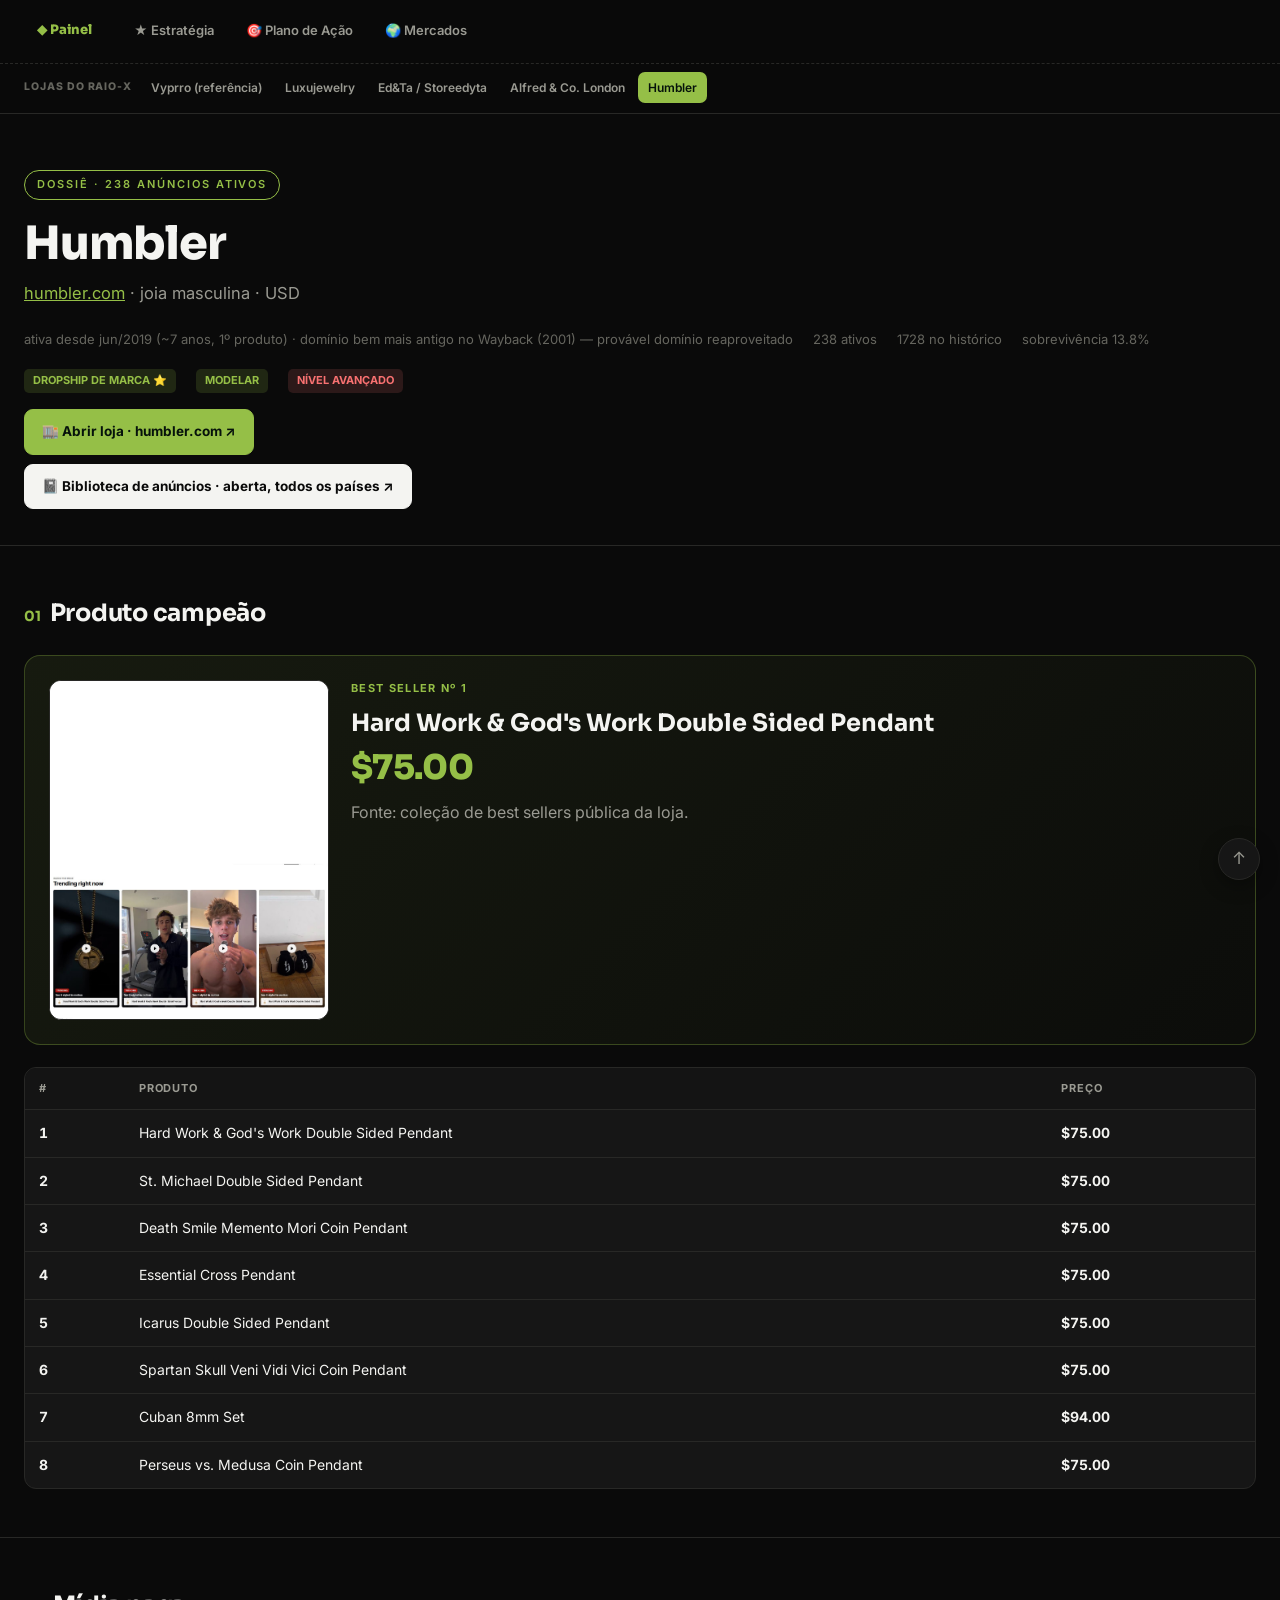
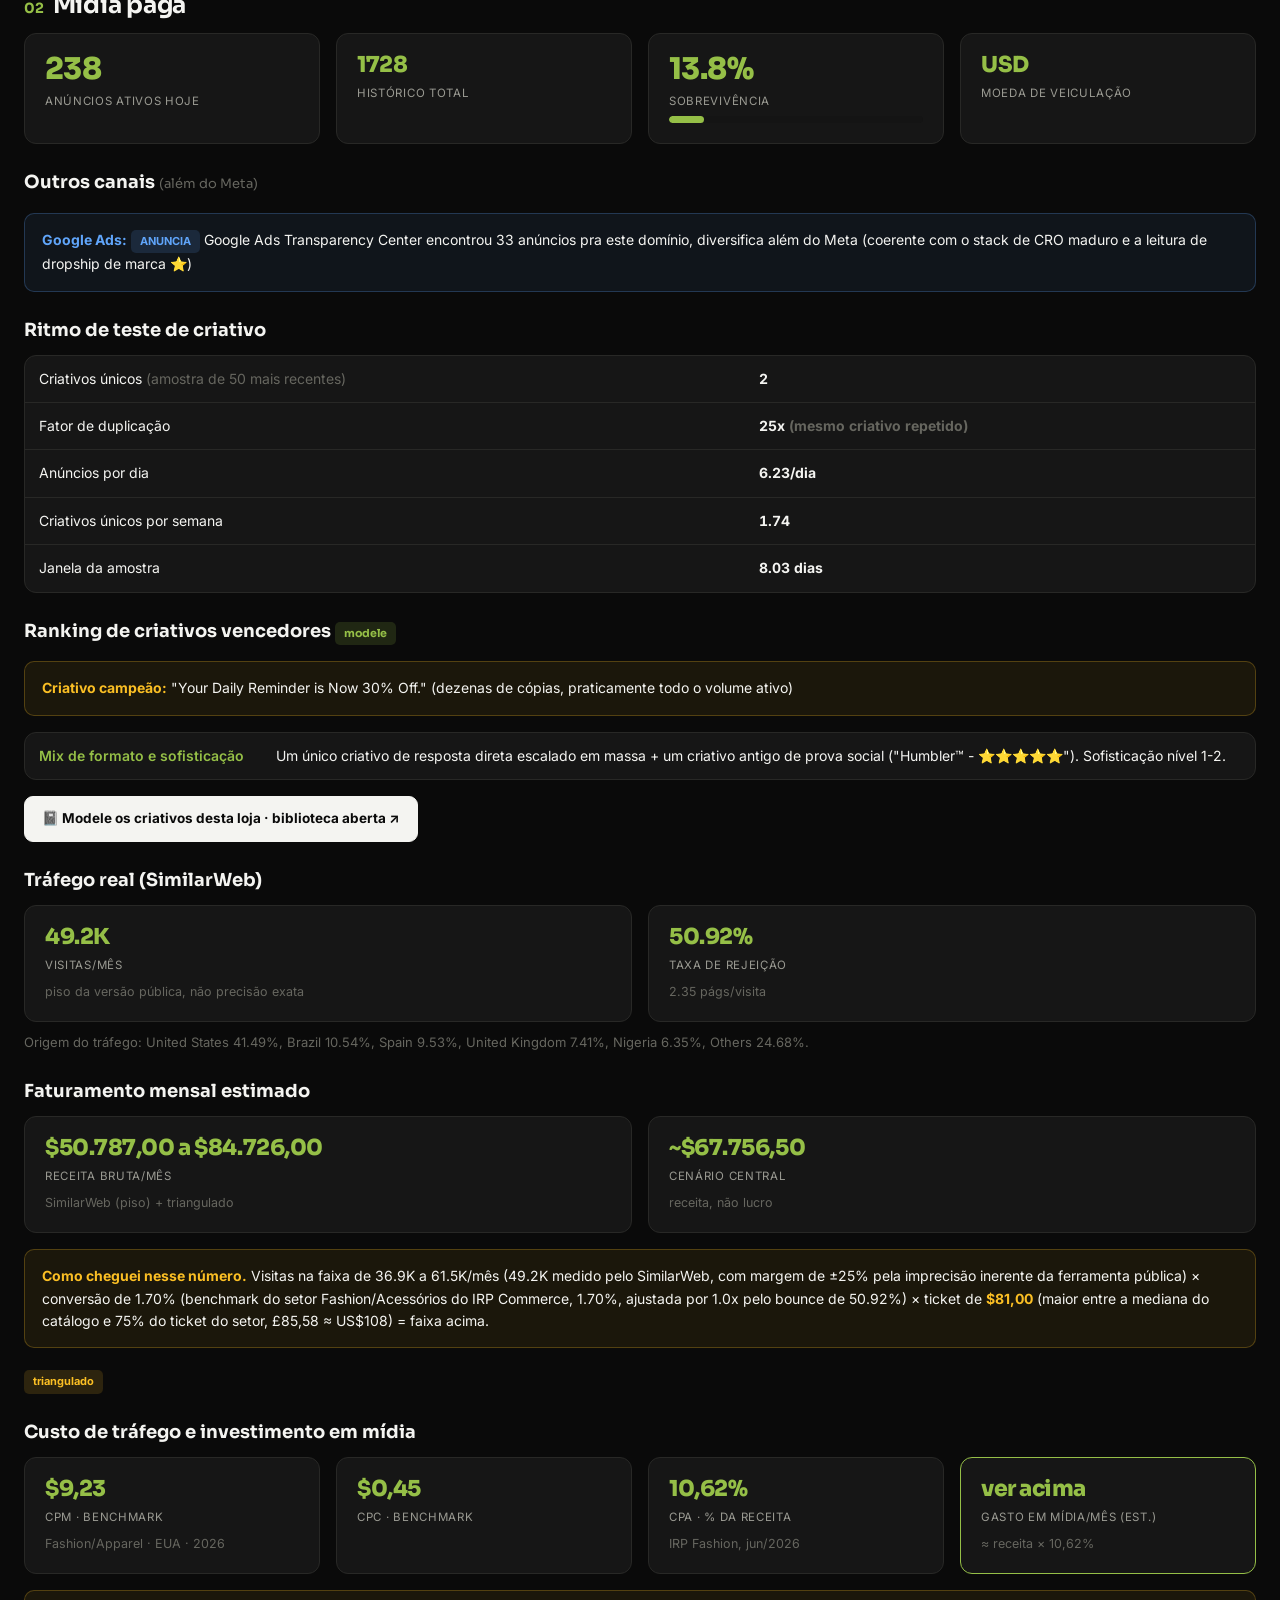
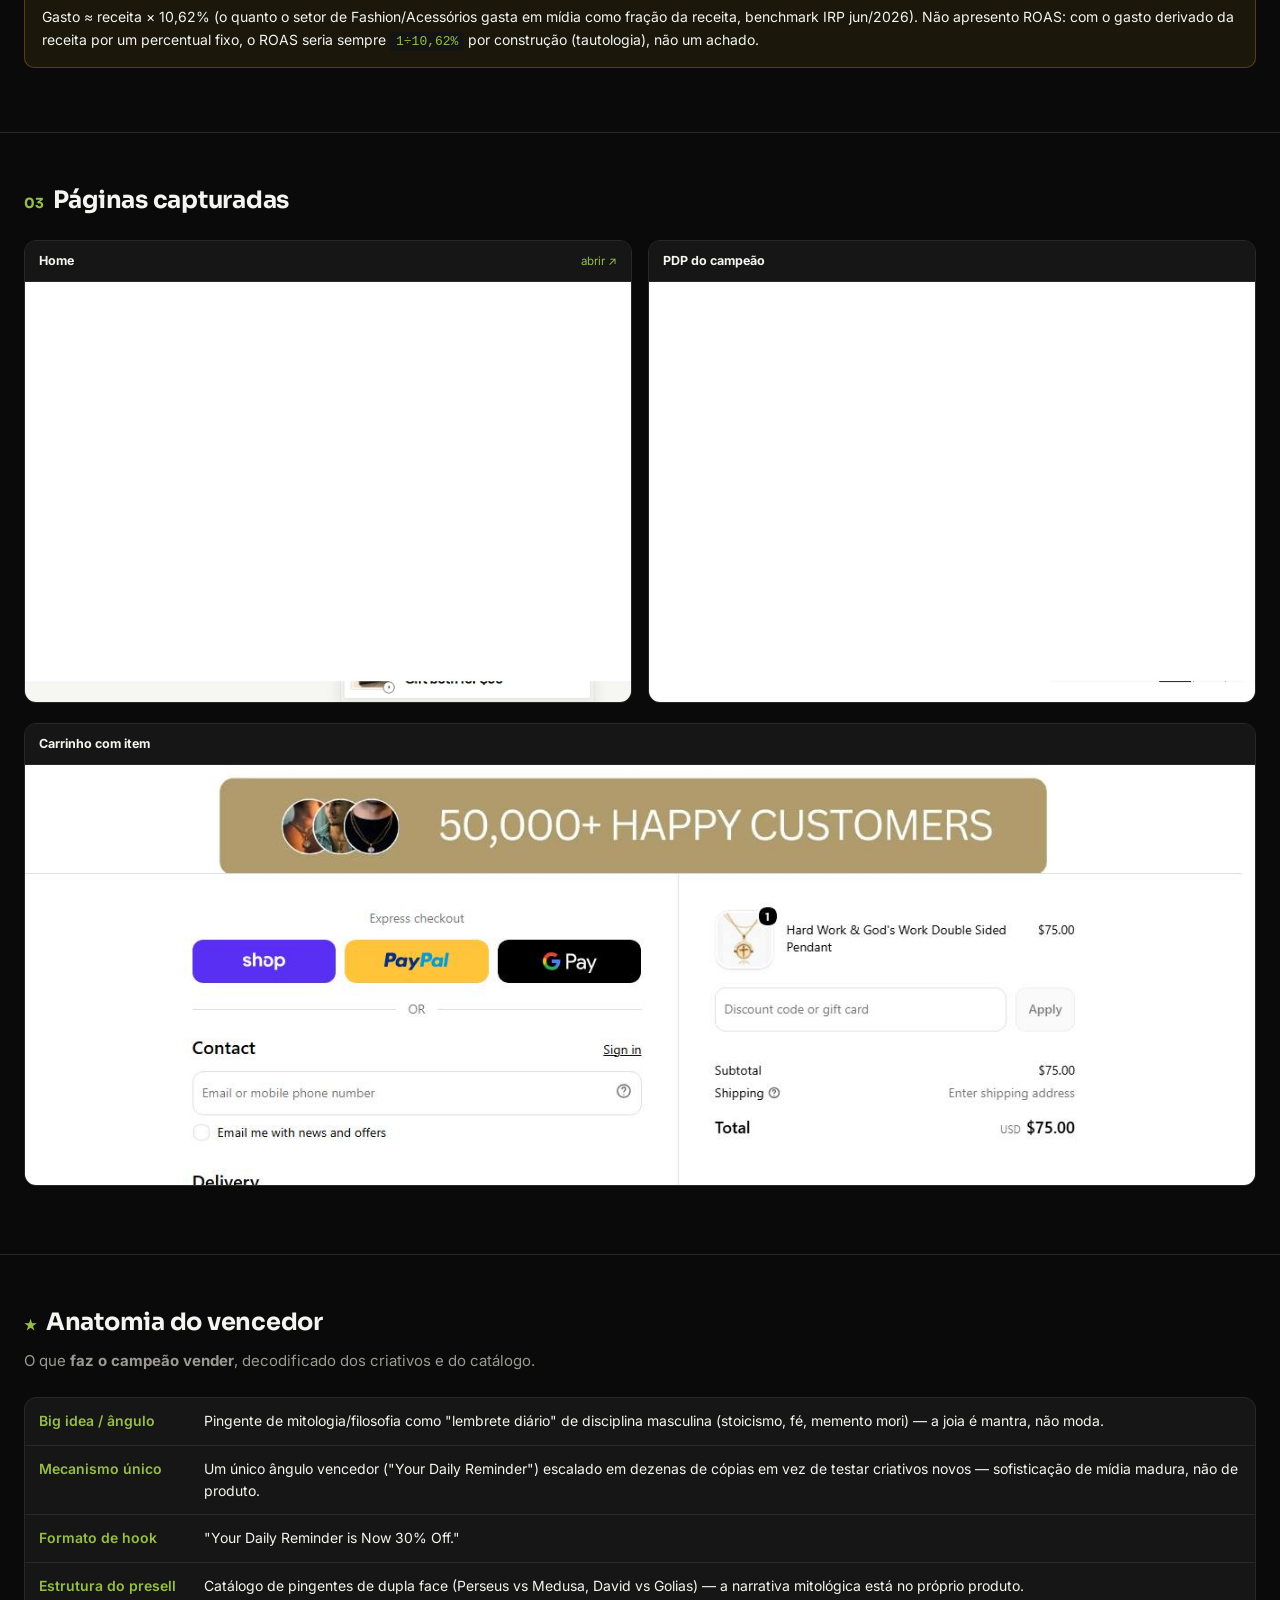
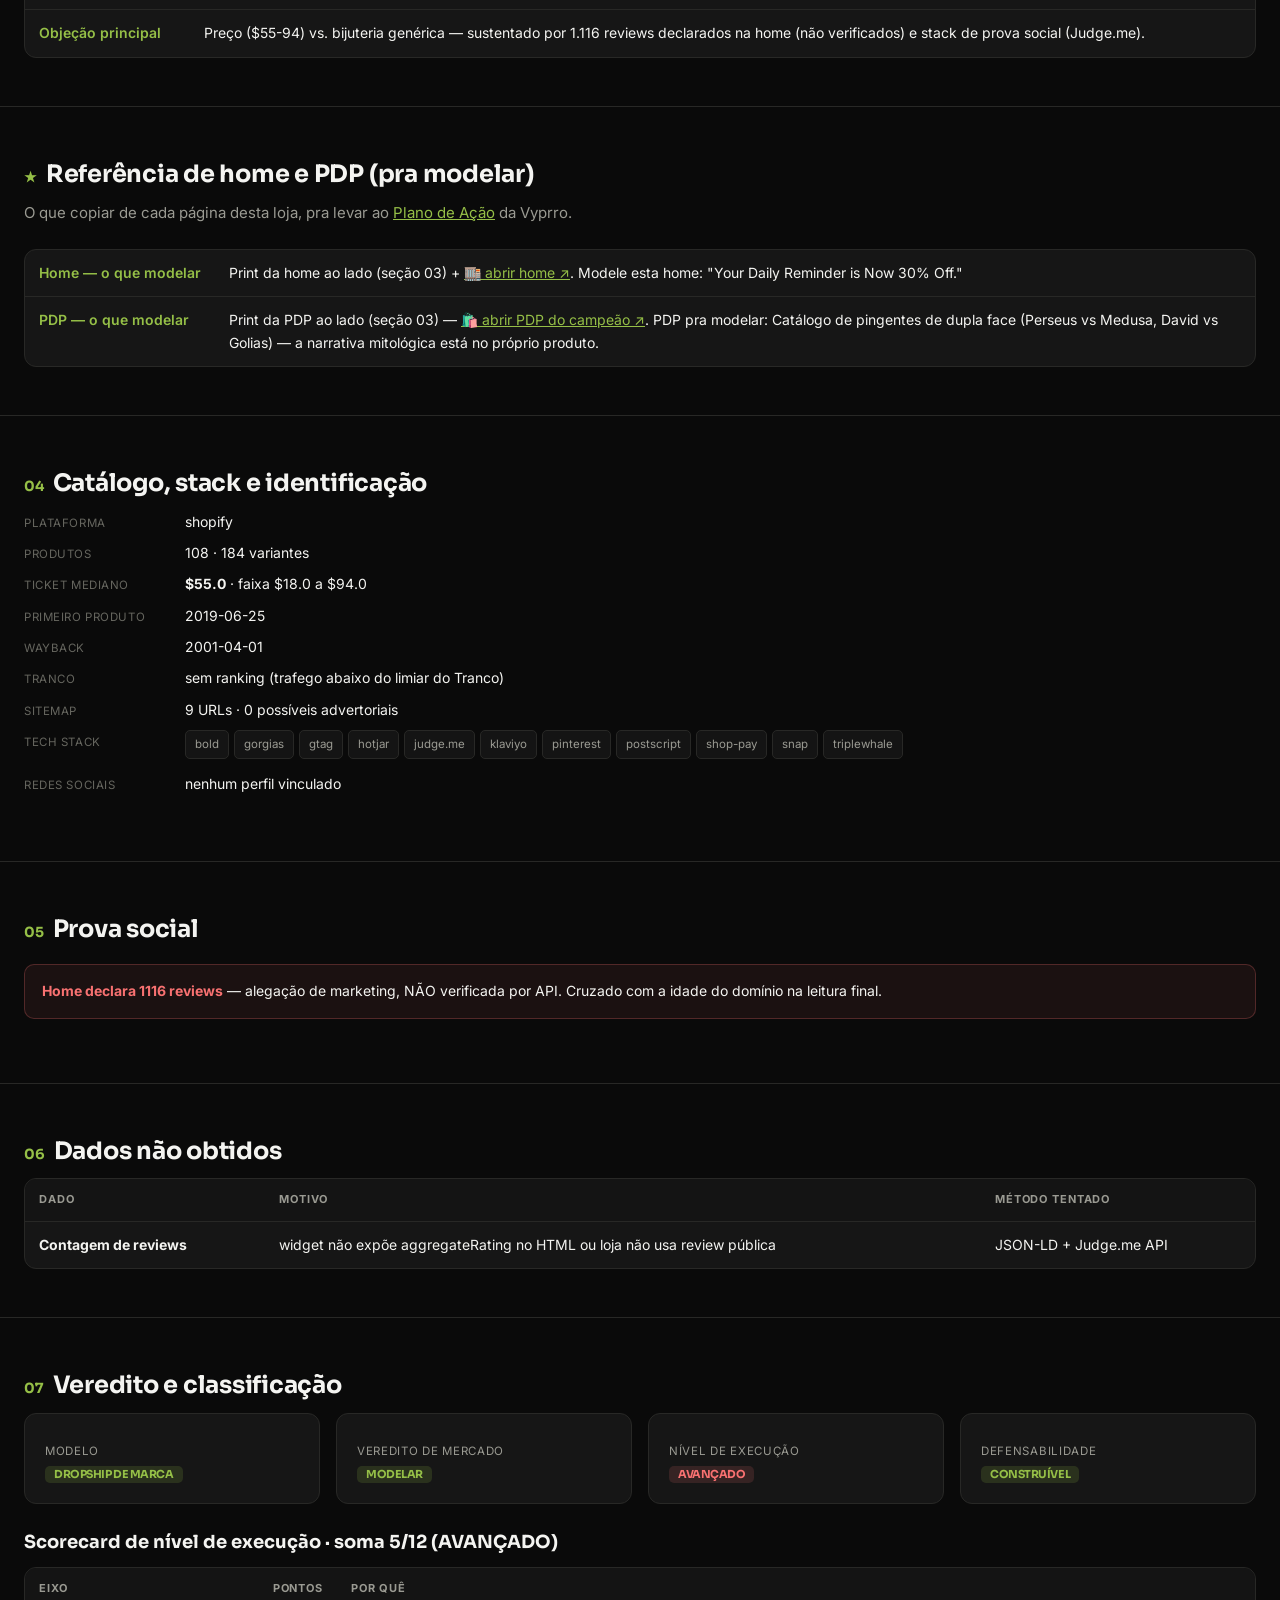
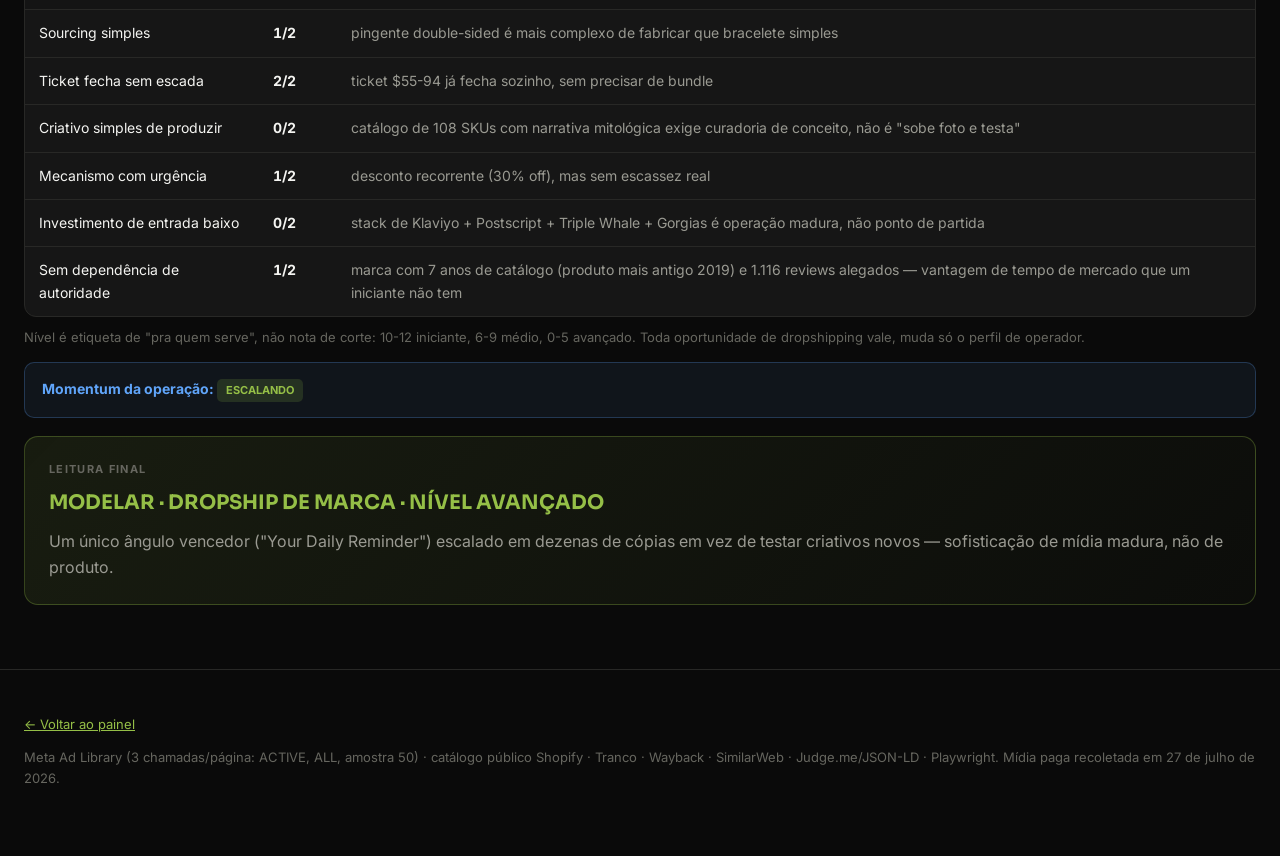
<file: paginas/loja-humbler.html>
<!DOCTYPE html>
<html lang="pt-BR"><head><meta charset="UTF-8">
<meta name="viewport" content="width=device-width, initial-scale=1.0">
<title>Humbler · Raio-X</title><link rel="stylesheet" href="estilo.css"></head><body>

<nav class="nav" id="top"><div class="wrap">
<a href="../Pesquisa%20-%20clique%20aqui.html" class="home">◆ Painel</a>
<a href="estrategia.html">★ Estratégia</a>
<a href="plano-de-acao.html">🎯 Plano de Ação</a>
<a href="mercados.html">🌍 Mercados</a>
</div>
<div class="wrap lojasnav">
<span class="lbl">Lojas do raio-x</span>
<a href="loja-vyprro.html">Vyprro (referência)</a>
<a href="loja-luxujewelry.html">Luxujewelry</a>
<a href="loja-storeedyta.html">Ed&amp;Ta / Storeedyta</a>
<a href="loja-alfredco.html">Alfred &amp; Co. London</a>
<a href="loja-humbler.html" class="on">Humbler</a>
</div></nav>
<header><div class="wrap">
<div class="tag">Dossiê · 238 anúncios ativos</div>
<h1>Humbler</h1>
<p class="sub"><a href="https://humbler.com" target="_blank">humbler.com</a> · joia masculina · USD</p>
<div class="meta"><span>ativa desde jun/2019 (~7 anos, 1º produto) · domínio bem mais antigo no Wayback (2001) — provável domínio reaproveitado</span><span>238 ativos</span><span>1728 no histórico</span>
<span>sobrevivência 13.8%</span>
<span class="pill p-a">DROPSHIP DE MARCA ⭐</span>
<span class="pill p-a">MODELAR</span>
<span class="pill p-c">NÍVEL AVANÇADO</span></div>
<div class="toplinks">
<a class="adlib store" href="https://humbler.com" target="_blank">🏬 Abrir loja · humbler.com ↗</a>
<a class="adlib" href="https://www.facebook.com/ads/library/?active_status=all&ad_type=all&country=ALL&view_all_page_id=104492180983999" target="_blank">📓 Biblioteca de anúncios · aberta, todos os países ↗</a>
</div></div></header>
<section><div class="wrap"><h2><span class="n">01</span>Produto campeão</h2><div class="hero-prod">
<img src="prints/humbler-pdp.jpg" alt="Humbler" style="object-fit:cover;object-position:top;max-height:340px">
<div><div class="r">Best seller nº 1</div>
<h3>Hard Work & God's Work Double Sided Pendant</h3>
<div class="preco">$75.00</div>
<p style="color:var(--dim);margin:14px 0">Fonte: coleção de best sellers pública da loja.</p></div></div><div class="tblwrap"><table><thead><tr><th>#</th><th>Produto</th><th>Preço</th></tr></thead><tbody><tr><td class='num'>1</td><td>Hard Work & God's Work Double Sided Pendant</td><td class='num'>$75.00</td></tr><tr><td class='num'>2</td><td>St. Michael Double Sided Pendant</td><td class='num'>$75.00</td></tr><tr><td class='num'>3</td><td>Death Smile Memento Mori Coin Pendant</td><td class='num'>$75.00</td></tr><tr><td class='num'>4</td><td>Essential Cross Pendant</td><td class='num'>$75.00</td></tr><tr><td class='num'>5</td><td>Icarus Double Sided Pendant</td><td class='num'>$75.00</td></tr><tr><td class='num'>6</td><td>Spartan Skull Veni Vidi Vici Coin Pendant</td><td class='num'>$75.00</td></tr><tr><td class='num'>7</td><td>Cuban 8mm Set</td><td class='num'>$94.00</td></tr><tr><td class='num'>8</td><td>Perseus vs. Medusa Coin Pendant</td><td class='num'>$75.00</td></tr></tbody></table></div></div></section>
<section><div class="wrap"><h2><span class="n">02</span>Mídia paga</h2>
<div class="grid g4">
<div class="stat"><div class="v">238</div><div class="l">anúncios ativos hoje</div></div>
<div class="stat"><div class="v sm">1728</div><div class="l">histórico total</div></div>
<div class="stat"><div class="v">13.8%</div><div class="l">sobrevivência</div><div class="bar"><i style="width:13.8%"></i></div></div>
<div class="stat"><div class="v sm">USD</div><div class="l">moeda de veiculação</div></div>
</div>
<h3>Outros canais <span style="color:var(--dim2);font-size:13px;font-weight:400">(além do Meta)</span></h3>
<div class="note info"><b>Google Ads:</b> <span class="pill p-i">ANUNCIA</span> Google Ads Transparency Center encontrou 33 anúncios pra este domínio, diversifica além do Meta (coerente com o stack de CRO maduro e a leitura de dropship de marca ⭐)</div>
<h3>Ritmo de teste de criativo</h3>
<div class="tblwrap"><table><tbody>
<tr><td>Criativos únicos <span style="color:var(--dim2)">(amostra de 50 mais recentes)</span></td><td class="num"><b>2</b></td></tr>
<tr><td>Fator de duplicação</td><td class="num">25x <span style="color:var(--dim2)">(mesmo criativo repetido)</span></td></tr>
<tr><td>Anúncios por dia</td><td class="num">6.23/dia</td></tr>
<tr><td>Criativos únicos por semana</td><td class="num"><b>1.74</b></td></tr>
<tr><td>Janela da amostra</td><td class="num">8.03 dias</td></tr>
</tbody></table></div>
<h3>Ranking de criativos vencedores <span class="pill p-a">modele</span></h3>
<div class="note"><b>Criativo campeão:</b> "Your Daily Reminder is Now 30% Off." (dezenas de cópias, praticamente todo o volume ativo)</div>
<div class="tblwrap"><table><tbody><tr><td style="white-space:nowrap;color:var(--acc);font-weight:600">Mix de formato e sofisticação</td><td>Um único criativo de resposta direta escalado em massa + um criativo antigo de prova social ("Humbler™ - ⭐⭐⭐⭐⭐"). Sofisticação nível 1-2.</td></tr></tbody></table></div>
<div class="toplinks"><a class="adlib" href="https://www.facebook.com/ads/library/?active_status=all&ad_type=all&country=ALL&view_all_page_id=104492180983999" target="_blank">📓 Modele os criativos desta loja · biblioteca aberta ↗</a></div>
<h3>Tráfego real (SimilarWeb)</h3>
<div class="grid g4">
<div class="stat"><div class="v sm">49.2K</div><div class="l">visitas/mês</div><div class="d">piso da versão pública, não precisão exata</div></div>
<div class="stat"><div class="v sm">50.92%</div><div class="l">taxa de rejeição</div><div class="d">2.35 págs/visita</div></div>
</div>
<p style="color:var(--dim2);font-size:13px;margin-top:10px">Origem do tráfego: United States 41.49%, Brazil 10.54%, Spain 9.53%, United Kingdom 7.41%, Nigeria 6.35%, Others 24.68%.</p><h3>Faturamento mensal estimado</h3>
<div class="grid g4">
<div class="stat"><div class="v sm">$50.787,00 a $84.726,00</div><div class="l">receita bruta/mês</div><div class="d">SimilarWeb (piso) + triangulado</div></div>
<div class="stat"><div class="v sm">~$67.756,50</div><div class="l">cenário central</div><div class="d">receita, não lucro</div></div>
</div>
<div class="note"><b>Como cheguei nesse número.</b> Visitas na faixa de 36.9K a 61.5K/mês (49.2K medido pelo SimilarWeb, com margem de ±25% pela imprecisão inerente da ferramenta pública) × conversão de 1.70% (benchmark do setor Fashion/Acessórios do IRP Commerce, 1.70%, ajustada por 1.0x pelo bounce de 50.92%) × ticket de <b>$81,00</b> (maior entre a mediana do catálogo e 75% do ticket do setor, £85,58 ≈ US$108) = faixa acima.</div>
<span class="pill p-b" style="margin-top:6px;display:inline-block">triangulado</span><h3>Custo de tráfego e investimento em mídia</h3>
<div class="grid g4">
<div class="stat"><div class="v sm">$9,23</div><div class="l">CPM · benchmark</div><div class="d">Fashion/Apparel · EUA · 2026</div></div>
<div class="stat"><div class="v sm">$0,45</div><div class="l">CPC · benchmark</div></div>
<div class="stat"><div class="v sm">10,62%</div><div class="l">CPA · % da receita</div><div class="d">IRP Fashion, jun/2026</div></div>
<div class="stat" style="border-color:var(--acc)"><div class="v sm">ver acima</div><div class="l">gasto em mídia/mês (est.)</div><div class="d">≈ receita × 10,62%</div></div>
</div>
<div class="note">Gasto ≈ receita × 10,62% (o quanto o setor de Fashion/Acessórios gasta em mídia como fração da receita, benchmark IRP jun/2026). Não apresento ROAS: com o gasto derivado da receita por um percentual fixo, o ROAS seria sempre <code>1÷10,62%</code> por construção (tautologia), não um achado.</div></div></section>
<section><div class="wrap"><h2><span class="n">03</span>Páginas capturadas</h2><div class="shots">
<div class="shot"><div class="cap"><b>Home</b><a href="https://humbler.com" target="_blank">abrir ↗</a></div><div class="frame"><img src="prints/humbler-home.jpg"></div></div>
<div class="shot"><div class="cap"><b>PDP do campeão</b></div><div class="frame"><img src="prints/humbler-pdp.jpg"></div></div>
</div>
<div class="shots"><div class="shot" style="grid-column:1/-1"><div class="cap"><b>Carrinho com item</b></div><div class="frame"><img src="prints/humbler-carrinho.jpg"></div></div></div></div></section>
<section><div class="wrap"><h2><span class="n">★</span>Anatomia do vencedor</h2>
<p class="lead">O que <b>faz o campeão vender</b>, decodificado dos criativos e do catálogo.</p>
<div class="tblwrap"><table><tbody>
<tr><td style='white-space:nowrap;color:var(--acc);font-weight:600'>Big idea / ângulo</td><td>Pingente de mitologia/filosofia como "lembrete diário" de disciplina masculina (stoicismo, fé, memento mori) — a joia é mantra, não moda.</td></tr>
<tr><td style='white-space:nowrap;color:var(--acc);font-weight:600'>Mecanismo único</td><td>Um único ângulo vencedor ("Your Daily Reminder") escalado em dezenas de cópias em vez de testar criativos novos — sofisticação de mídia madura, não de produto.</td></tr>
<tr><td style='white-space:nowrap;color:var(--acc);font-weight:600'>Formato de hook</td><td>"Your Daily Reminder is Now 30% Off."</td></tr>
<tr><td style='white-space:nowrap;color:var(--acc);font-weight:600'>Estrutura do presell</td><td>Catálogo de pingentes de dupla face (Perseus vs Medusa, David vs Golias) — a narrativa mitológica está no próprio produto.</td></tr>
<tr><td style='white-space:nowrap;color:var(--acc);font-weight:600'>Objeção principal</td><td>Preço ($55-94) vs. bijuteria genérica — sustentado por 1.116 reviews declarados na home (não verificados) e stack de prova social (Judge.me).</td></tr>
</tbody></table></div></div></section>
<section><div class="wrap"><h2><span class="n">★</span>Referência de home e PDP (pra modelar)</h2>
<p class="lead">O que copiar de cada página desta loja, pra levar ao <a href="plano-de-acao.html">Plano de Ação</a> da Vyprro.</p>
<div class="tblwrap"><table><tbody>
<tr><td style="white-space:nowrap;color:var(--acc);font-weight:600">Home — o que modelar</td><td>Print da home ao lado (seção 03) + <a href="https://humbler.com" target="_blank" style="color:var(--acc)">🏬 abrir home ↗</a>. Modele esta home: "Your Daily Reminder is Now 30% Off."</td></tr>
<tr><td style="white-space:nowrap;color:var(--acc);font-weight:600">PDP — o que modelar</td><td>Print da PDP ao lado (seção 03) — <a href="https://humbler.com" target="_blank" style="color:var(--acc)">🛍️ abrir PDP do campeão ↗</a>. PDP pra modelar: Catálogo de pingentes de dupla face (Perseus vs Medusa, David vs Golias) — a narrativa mitológica está no próprio produto.</td></tr>
</tbody></table></div></div></section>
<section><div class="wrap"><h2><span class="n">04</span>Catálogo, stack e identificação</h2>
<dl class="kv">
<dt>Plataforma</dt><dd>shopify</dd>
<dt>Produtos</dt><dd>108 · 184 variantes</dd>
<dt>Ticket mediano</dt><dd><b>$55.0</b> · faixa $18.0 a $94.0</dd>
<dt>Primeiro produto</dt><dd>2019-06-25</dd>
<dt>Wayback</dt><dd>2001-04-01</dd>
<dt>Tranco</dt><dd>sem ranking (trafego abaixo do limiar do Tranco)</dd>
<dt>Sitemap</dt><dd>9 URLs · 0 possíveis advertoriais</dd>
<dt>Tech stack</dt><dd class="chips"><span class=''>bold</span><span class=''>gorgias</span><span class=''>gtag</span><span class=''>hotjar</span><span class=''>judge.me</span><span class=''>klaviyo</span><span class=''>pinterest</span><span class=''>postscript</span><span class=''>shop-pay</span><span class=''>snap</span><span class=''>triplewhale</span></dd>
<dt>Redes sociais</dt><dd>nenhum perfil vinculado</dd>
</dl></div></section>
<section><div class="wrap"><h2><span class="n">05</span>Prova social</h2><div class='note danger'><b>Home declara 1116 reviews</b> — alegação de marketing, NÃO verificada por API. Cruzado com a idade do domínio na leitura final.</div></div></section>
<section><div class="wrap"><h2><span class="n">06</span>Dados não obtidos</h2><div class="tblwrap"><table><thead><tr><th>Dado</th><th>Motivo</th><th>Método tentado</th></tr></thead><tbody><tr><td><b>Contagem de reviews</b></td><td>widget não expõe aggregateRating no HTML ou loja não usa review pública</td><td>JSON-LD + Judge.me API</td></tr></tbody></table></div></div></section>
<section><div class="wrap"><h2><span class="n">07</span>Veredito e classificação</h2>
<div class="grid g4" style="margin-bottom:18px">
<div class="stat"><div class="l">Modelo</div><div class="v sm"><span class="pill p-a">DROPSHIP DE MARCA</span></div></div>
<div class="stat"><div class="l">Veredito de mercado</div><div class="v sm"><span class="pill p-a">MODELAR</span></div></div>
<div class="stat"><div class="l">Nível de execução</div><div class="v sm"><span class="pill p-c">AVANÇADO</span></div></div>
<div class="stat"><div class="l">Defensabilidade</div><div class="v sm"><span class="pill p-a">CONSTRUÍVEL</span></div></div>
</div>
<h3>Scorecard de nível de execução · soma 5/12 (AVANÇADO)</h3>
<div class="tblwrap"><table><thead><tr><th>Eixo</th><th>Pontos</th><th>Por quê</th></tr></thead><tbody><tr><td>Sourcing simples</td><td class='num'>1/2</td><td style='color:var(--dim)'>pingente double-sided é mais complexo de fabricar que bracelete simples</td></tr><tr><td>Ticket fecha sem escada</td><td class='num'>2/2</td><td style='color:var(--dim)'>ticket $55-94 já fecha sozinho, sem precisar de bundle</td></tr><tr><td>Criativo simples de produzir</td><td class='num'>0/2</td><td style='color:var(--dim)'>catálogo de 108 SKUs com narrativa mitológica exige curadoria de conceito, não é "sobe foto e testa"</td></tr><tr><td>Mecanismo com urgência</td><td class='num'>1/2</td><td style='color:var(--dim)'>desconto recorrente (30% off), mas sem escassez real</td></tr><tr><td>Investimento de entrada baixo</td><td class='num'>0/2</td><td style='color:var(--dim)'>stack de Klaviyo + Postscript + Triple Whale + Gorgias é operação madura, não ponto de partida</td></tr><tr><td>Sem dependência de autoridade</td><td class='num'>1/2</td><td style='color:var(--dim)'>marca com 7 anos de catálogo (produto mais antigo 2019) e 1.116 reviews alegados — vantagem de tempo de mercado que um iniciante não tem</td></tr></tbody></table></div>
<p style="color:var(--dim2);font-size:13px;margin-top:10px">Nível é etiqueta de "pra quem serve", não nota de corte: 10-12 iniciante, 6-9 médio, 0-5 avançado. Toda oportunidade de dropshipping vale, muda só o perfil de operador.
<div class="note info" style="margin-top:14px"><b>Momentum da operação: <span class="pill p-a">ESCALANDO</span></b></div>
<div class="op" style="margin-top:18px"><div class="r">Leitura final</div><h3>MODELAR · DROPSHIP DE MARCA · NÍVEL AVANÇADO</h3>
<p style="color:var(--dim)">Um único ângulo vencedor ("Your Daily Reminder") escalado em dezenas de cópias em vez de testar criativos novos — sofisticação de mídia madura, não de produto.</p></div>
</div></section>
<footer><div class="wrap"><p><a href="../Pesquisa%20-%20clique%20aqui.html">← Voltar ao painel</a></p>
<p style="margin-top:12px">Meta Ad Library (3 chamadas/página: ACTIVE, ALL, amostra 50) · catálogo público Shopify · Tranco · Wayback · SimilarWeb · Judge.me/JSON-LD · Playwright. Mídia paga recoletada em 27 de julho de 2026.</p></div></footer>
<a href="#top" class="backtotop" aria-label="Voltar ao topo" title="Voltar ao topo">↑</a>
</body></html>
</file>
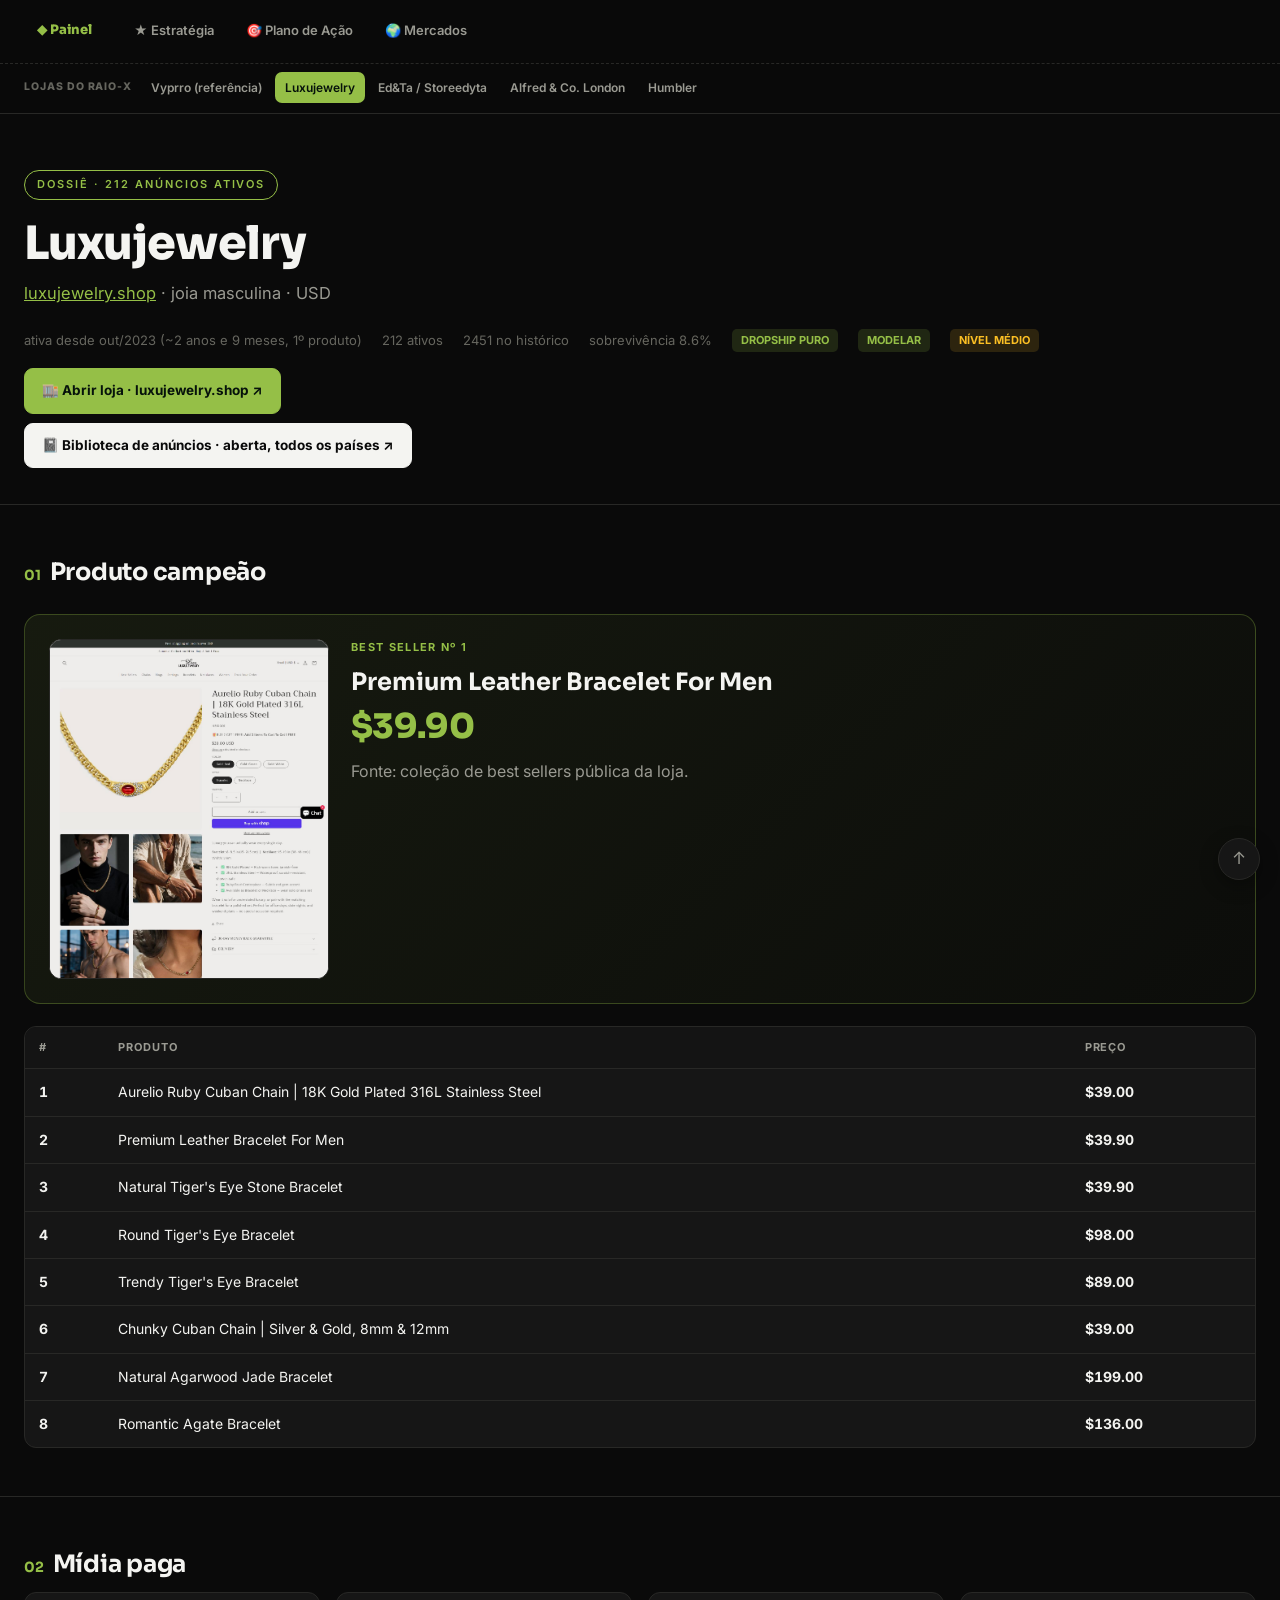
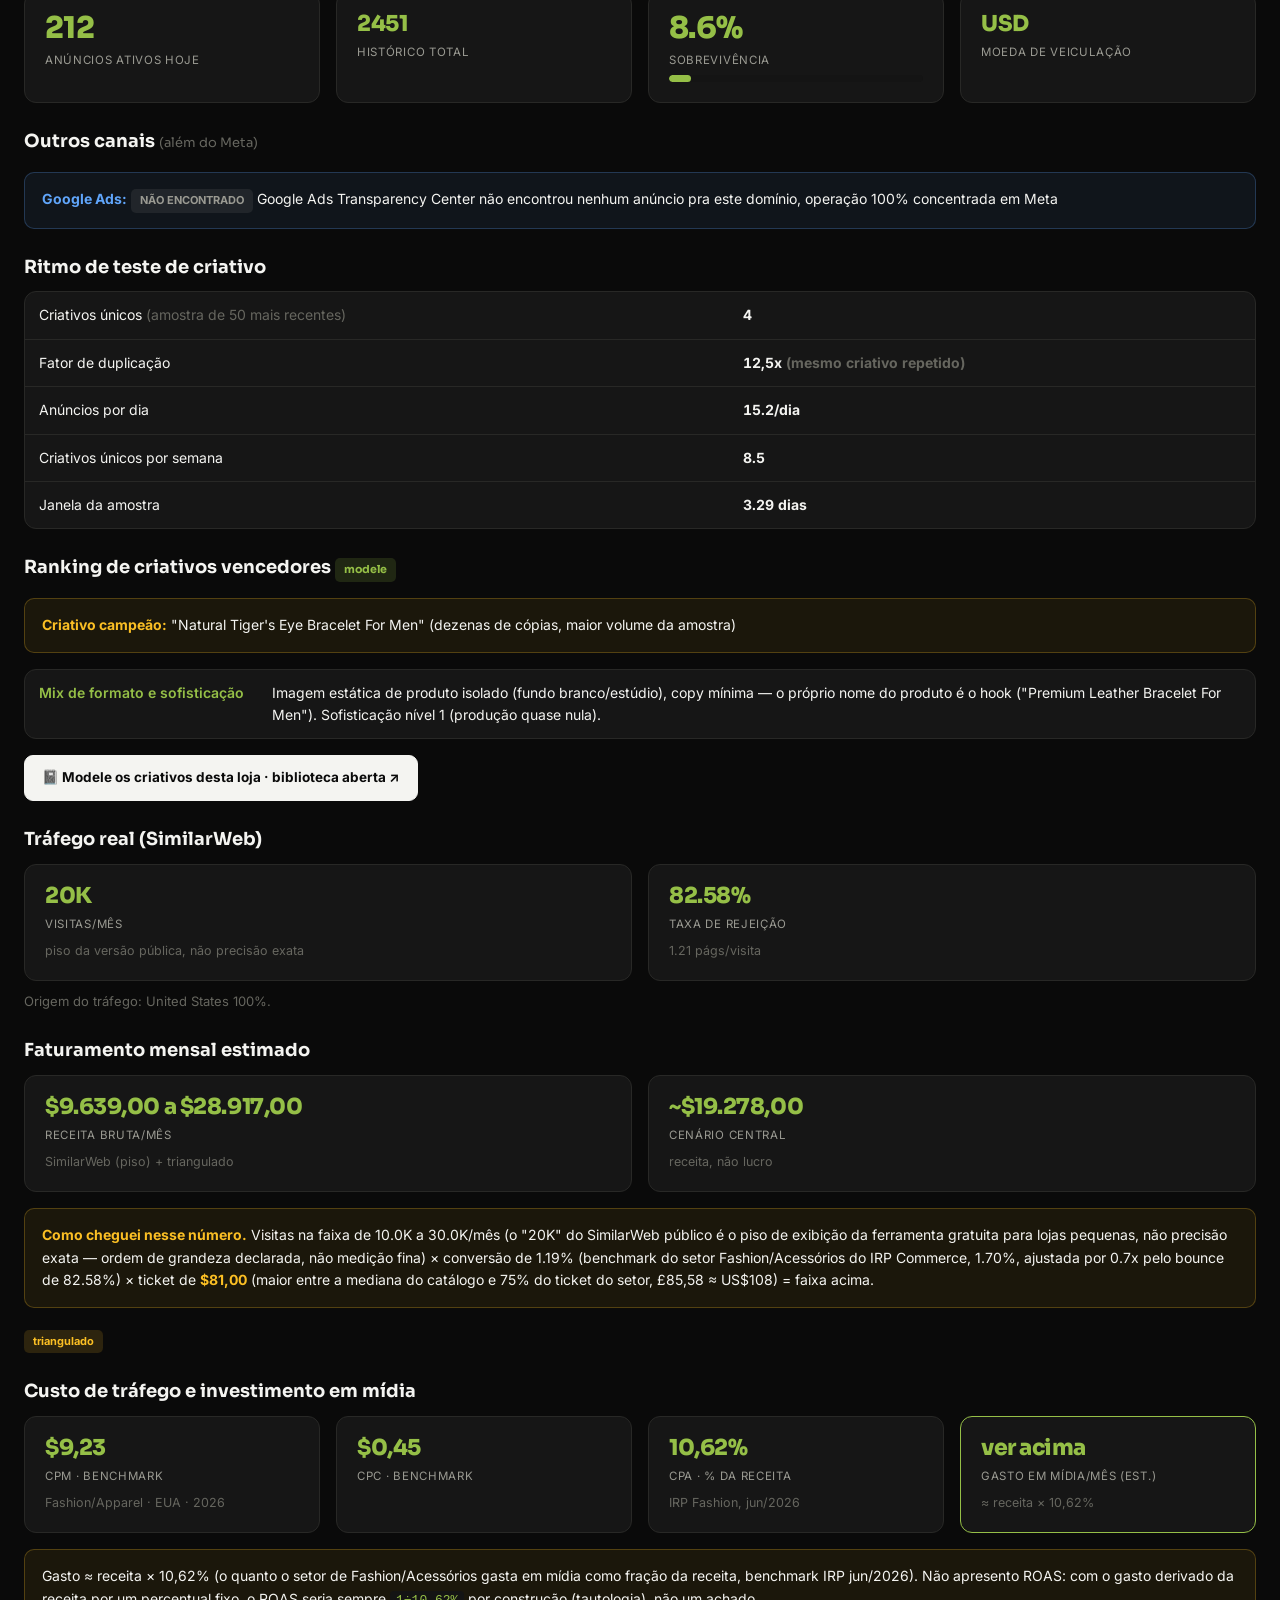
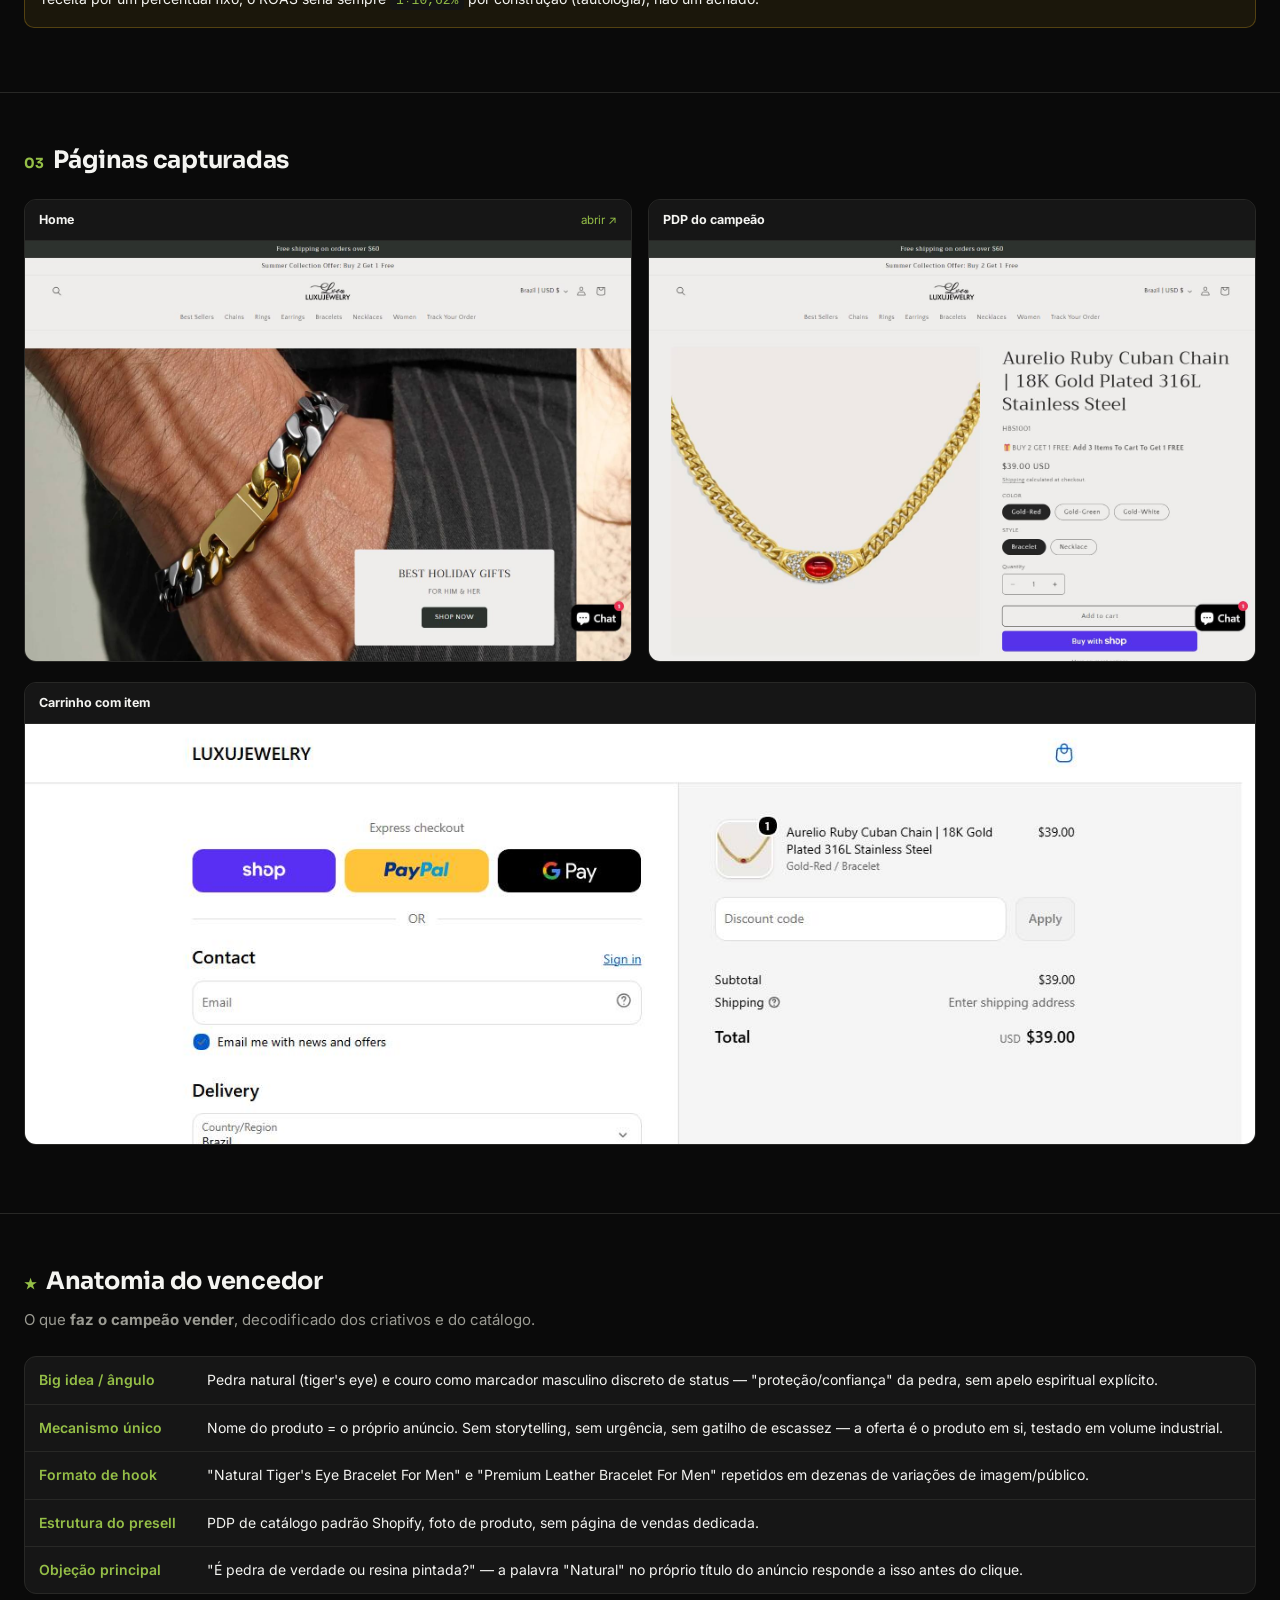
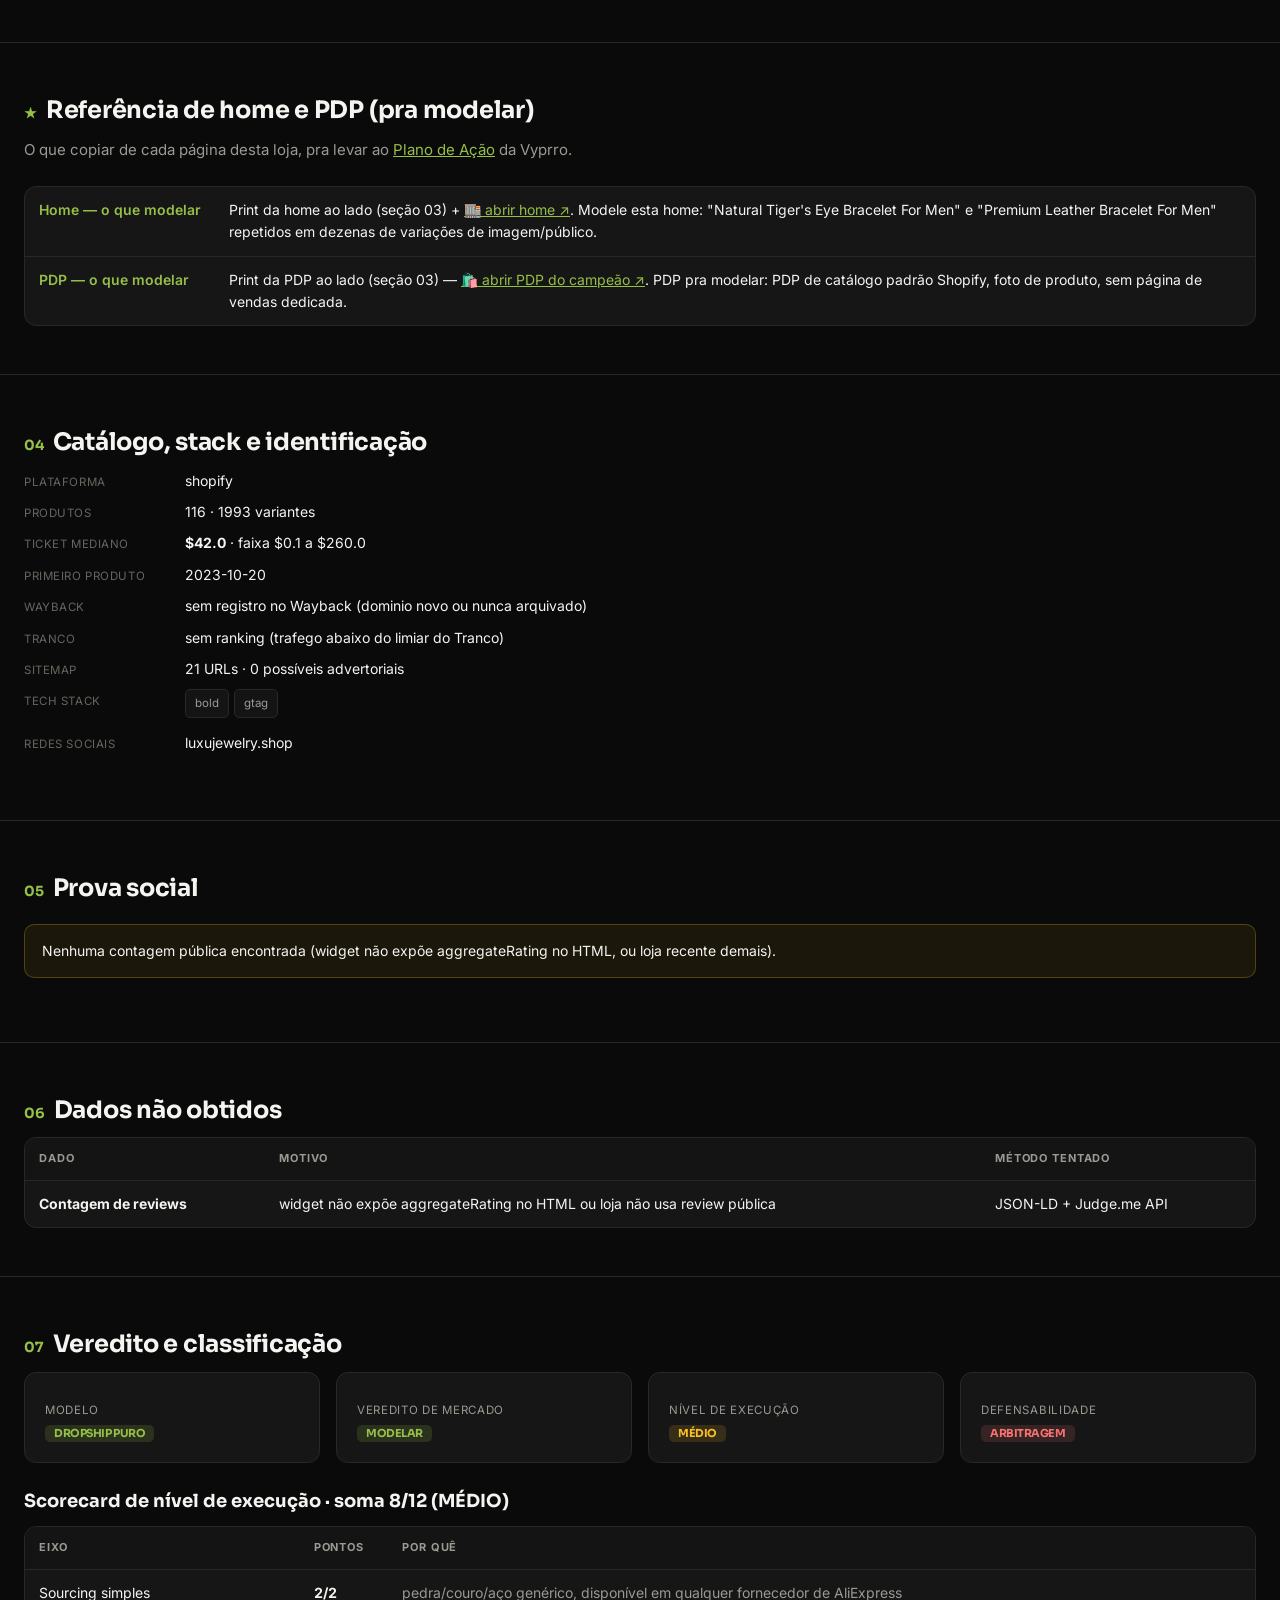
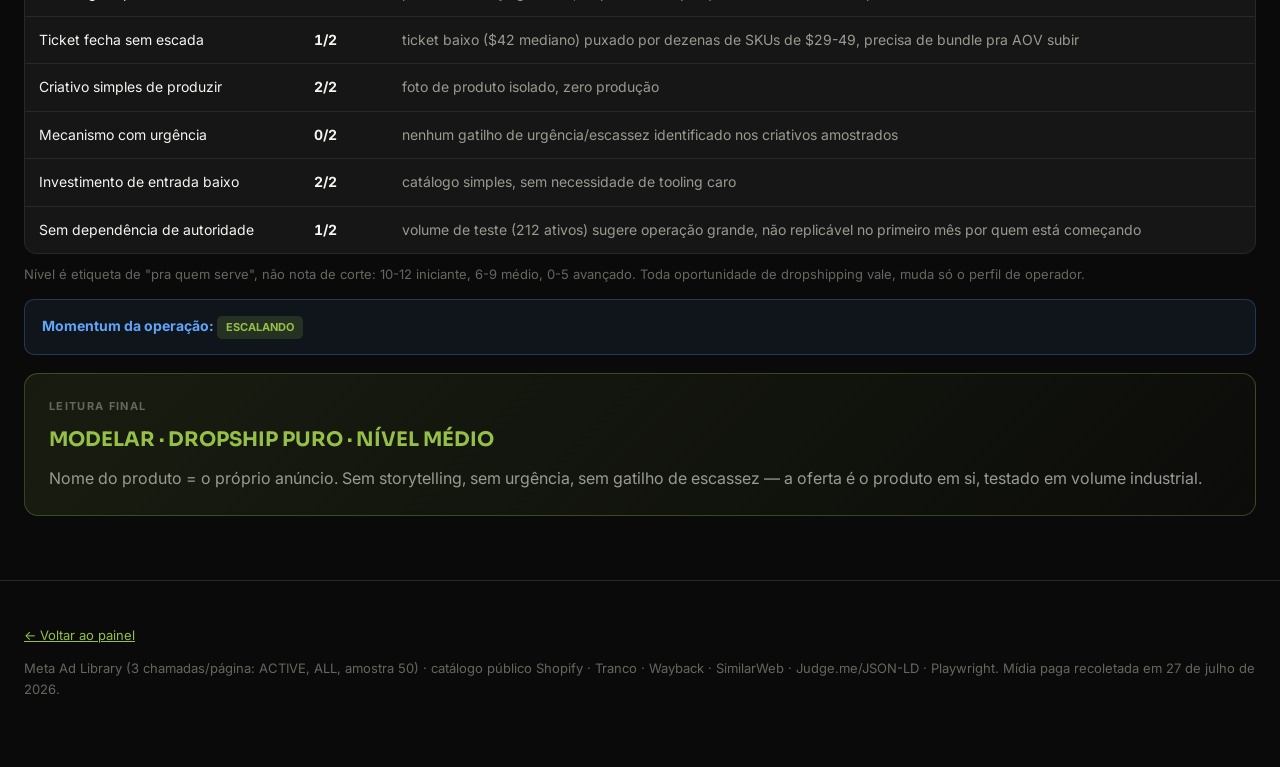
<file: paginas/loja-luxujewelry.html>
<!DOCTYPE html>
<html lang="pt-BR"><head><meta charset="UTF-8">
<meta name="viewport" content="width=device-width, initial-scale=1.0">
<title>Luxujewelry · Raio-X</title><link rel="stylesheet" href="estilo.css"></head><body>

<nav class="nav" id="top"><div class="wrap">
<a href="../Pesquisa%20-%20clique%20aqui.html" class="home">◆ Painel</a>
<a href="estrategia.html">★ Estratégia</a>
<a href="plano-de-acao.html">🎯 Plano de Ação</a>
<a href="mercados.html">🌍 Mercados</a>
</div>
<div class="wrap lojasnav">
<span class="lbl">Lojas do raio-x</span>
<a href="loja-vyprro.html">Vyprro (referência)</a>
<a href="loja-luxujewelry.html" class="on">Luxujewelry</a>
<a href="loja-storeedyta.html">Ed&amp;Ta / Storeedyta</a>
<a href="loja-alfredco.html">Alfred &amp; Co. London</a>
<a href="loja-humbler.html">Humbler</a>
</div></nav>
<header><div class="wrap">
<div class="tag">Dossiê · 212 anúncios ativos</div>
<h1>Luxujewelry</h1>
<p class="sub"><a href="https://luxujewelry.shop" target="_blank">luxujewelry.shop</a> · joia masculina · USD</p>
<div class="meta"><span>ativa desde out/2023 (~2 anos e 9 meses, 1º produto)</span><span>212 ativos</span><span>2451 no histórico</span>
<span>sobrevivência 8.6%</span>
<span class="pill p-a">DROPSHIP PURO</span>
<span class="pill p-a">MODELAR</span>
<span class="pill p-b">NÍVEL MÉDIO</span></div>
<div class="toplinks">
<a class="adlib store" href="https://luxujewelry.shop" target="_blank">🏬 Abrir loja · luxujewelry.shop ↗</a>
<a class="adlib" href="https://www.facebook.com/ads/library/?active_status=all&ad_type=all&country=ALL&view_all_page_id=108930165625357" target="_blank">📓 Biblioteca de anúncios · aberta, todos os países ↗</a>
</div></div></header>
<section><div class="wrap"><h2><span class="n">01</span>Produto campeão</h2><div class="hero-prod">
<img src="prints/luxujewelry-pdp.jpg" alt="Luxujewelry" style="object-fit:cover;object-position:top;max-height:340px">
<div><div class="r">Best seller nº 1</div>
<h3>Premium Leather Bracelet For Men</h3>
<div class="preco">$39.90</div>
<p style="color:var(--dim);margin:14px 0">Fonte: coleção de best sellers pública da loja.</p></div></div><div class="tblwrap"><table><thead><tr><th>#</th><th>Produto</th><th>Preço</th></tr></thead><tbody><tr><td class='num'>1</td><td>Aurelio Ruby Cuban Chain | 18K Gold Plated 316L Stainless Steel</td><td class='num'>$39.00</td></tr><tr><td class='num'>2</td><td>Premium Leather Bracelet For Men</td><td class='num'>$39.90</td></tr><tr><td class='num'>3</td><td>Natural Tiger's Eye Stone Bracelet</td><td class='num'>$39.90</td></tr><tr><td class='num'>4</td><td>Round Tiger's Eye Bracelet</td><td class='num'>$98.00</td></tr><tr><td class='num'>5</td><td>Trendy Tiger's Eye Bracelet</td><td class='num'>$89.00</td></tr><tr><td class='num'>6</td><td>Chunky Cuban Chain | Silver & Gold, 8mm & 12mm</td><td class='num'>$39.00</td></tr><tr><td class='num'>7</td><td>Natural Agarwood Jade Bracelet</td><td class='num'>$199.00</td></tr><tr><td class='num'>8</td><td>Romantic Agate Bracelet</td><td class='num'>$136.00</td></tr></tbody></table></div></div></section>
<section><div class="wrap"><h2><span class="n">02</span>Mídia paga</h2>
<div class="grid g4">
<div class="stat"><div class="v">212</div><div class="l">anúncios ativos hoje</div></div>
<div class="stat"><div class="v sm">2451</div><div class="l">histórico total</div></div>
<div class="stat"><div class="v">8.6%</div><div class="l">sobrevivência</div><div class="bar"><i style="width:8.6%"></i></div></div>
<div class="stat"><div class="v sm">USD</div><div class="l">moeda de veiculação</div></div>
</div>
<h3>Outros canais <span style="color:var(--dim2);font-size:13px;font-weight:400">(além do Meta)</span></h3>
<div class="note info"><b>Google Ads:</b> <span class="pill p-n">NÃO ENCONTRADO</span> Google Ads Transparency Center não encontrou nenhum anúncio pra este domínio, operação 100% concentrada em Meta</div>
<h3>Ritmo de teste de criativo</h3>
<div class="tblwrap"><table><tbody>
<tr><td>Criativos únicos <span style="color:var(--dim2)">(amostra de 50 mais recentes)</span></td><td class="num"><b>4</b></td></tr>
<tr><td>Fator de duplicação</td><td class="num">12,5x <span style="color:var(--dim2)">(mesmo criativo repetido)</span></td></tr>
<tr><td>Anúncios por dia</td><td class="num">15.2/dia</td></tr>
<tr><td>Criativos únicos por semana</td><td class="num"><b>8.5</b></td></tr>
<tr><td>Janela da amostra</td><td class="num">3.29 dias</td></tr>
</tbody></table></div>
<h3>Ranking de criativos vencedores <span class="pill p-a">modele</span></h3>
<div class="note"><b>Criativo campeão:</b> "Natural Tiger's Eye Bracelet For Men" (dezenas de cópias, maior volume da amostra)</div>
<div class="tblwrap"><table><tbody><tr><td style="white-space:nowrap;color:var(--acc);font-weight:600">Mix de formato e sofisticação</td><td>Imagem estática de produto isolado (fundo branco/estúdio), copy mínima — o próprio nome do produto é o hook ("Premium Leather Bracelet For Men"). Sofisticação nível 1 (produção quase nula).</td></tr></tbody></table></div>
<div class="toplinks"><a class="adlib" href="https://www.facebook.com/ads/library/?active_status=all&ad_type=all&country=ALL&view_all_page_id=108930165625357" target="_blank">📓 Modele os criativos desta loja · biblioteca aberta ↗</a></div>
<h3>Tráfego real (SimilarWeb)</h3>
<div class="grid g4">
<div class="stat"><div class="v sm">20K</div><div class="l">visitas/mês</div><div class="d">piso da versão pública, não precisão exata</div></div>
<div class="stat"><div class="v sm">82.58%</div><div class="l">taxa de rejeição</div><div class="d">1.21 págs/visita</div></div>
</div>
<p style="color:var(--dim2);font-size:13px;margin-top:10px">Origem do tráfego: United States 100%.</p><h3>Faturamento mensal estimado</h3>
<div class="grid g4">
<div class="stat"><div class="v sm">$9.639,00 a $28.917,00</div><div class="l">receita bruta/mês</div><div class="d">SimilarWeb (piso) + triangulado</div></div>
<div class="stat"><div class="v sm">~$19.278,00</div><div class="l">cenário central</div><div class="d">receita, não lucro</div></div>
</div>
<div class="note"><b>Como cheguei nesse número.</b> Visitas na faixa de 10.0K a 30.0K/mês (o "20K" do SimilarWeb público é o piso de exibição da ferramenta gratuita para lojas pequenas, não precisão exata — ordem de grandeza declarada, não medição fina) × conversão de 1.19% (benchmark do setor Fashion/Acessórios do IRP Commerce, 1.70%, ajustada por 0.7x pelo bounce de 82.58%) × ticket de <b>$81,00</b> (maior entre a mediana do catálogo e 75% do ticket do setor, £85,58 ≈ US$108) = faixa acima.</div>
<span class="pill p-b" style="margin-top:6px;display:inline-block">triangulado</span><h3>Custo de tráfego e investimento em mídia</h3>
<div class="grid g4">
<div class="stat"><div class="v sm">$9,23</div><div class="l">CPM · benchmark</div><div class="d">Fashion/Apparel · EUA · 2026</div></div>
<div class="stat"><div class="v sm">$0,45</div><div class="l">CPC · benchmark</div></div>
<div class="stat"><div class="v sm">10,62%</div><div class="l">CPA · % da receita</div><div class="d">IRP Fashion, jun/2026</div></div>
<div class="stat" style="border-color:var(--acc)"><div class="v sm">ver acima</div><div class="l">gasto em mídia/mês (est.)</div><div class="d">≈ receita × 10,62%</div></div>
</div>
<div class="note">Gasto ≈ receita × 10,62% (o quanto o setor de Fashion/Acessórios gasta em mídia como fração da receita, benchmark IRP jun/2026). Não apresento ROAS: com o gasto derivado da receita por um percentual fixo, o ROAS seria sempre <code>1÷10,62%</code> por construção (tautologia), não um achado.</div></div></section>
<section><div class="wrap"><h2><span class="n">03</span>Páginas capturadas</h2><div class="shots">
<div class="shot"><div class="cap"><b>Home</b><a href="https://luxujewelry.shop" target="_blank">abrir ↗</a></div><div class="frame"><img src="prints/luxujewelry-home.jpg"></div></div>
<div class="shot"><div class="cap"><b>PDP do campeão</b></div><div class="frame"><img src="prints/luxujewelry-pdp.jpg"></div></div>
</div>
<div class="shots"><div class="shot" style="grid-column:1/-1"><div class="cap"><b>Carrinho com item</b></div><div class="frame"><img src="prints/luxujewelry-carrinho.jpg"></div></div></div></div></section>
<section><div class="wrap"><h2><span class="n">★</span>Anatomia do vencedor</h2>
<p class="lead">O que <b>faz o campeão vender</b>, decodificado dos criativos e do catálogo.</p>
<div class="tblwrap"><table><tbody>
<tr><td style='white-space:nowrap;color:var(--acc);font-weight:600'>Big idea / ângulo</td><td>Pedra natural (tiger's eye) e couro como marcador masculino discreto de status — "proteção/confiança" da pedra, sem apelo espiritual explícito.</td></tr>
<tr><td style='white-space:nowrap;color:var(--acc);font-weight:600'>Mecanismo único</td><td>Nome do produto = o próprio anúncio. Sem storytelling, sem urgência, sem gatilho de escassez — a oferta é o produto em si, testado em volume industrial.</td></tr>
<tr><td style='white-space:nowrap;color:var(--acc);font-weight:600'>Formato de hook</td><td>"Natural Tiger's Eye Bracelet For Men" e "Premium Leather Bracelet For Men" repetidos em dezenas de variações de imagem/público.</td></tr>
<tr><td style='white-space:nowrap;color:var(--acc);font-weight:600'>Estrutura do presell</td><td>PDP de catálogo padrão Shopify, foto de produto, sem página de vendas dedicada.</td></tr>
<tr><td style='white-space:nowrap;color:var(--acc);font-weight:600'>Objeção principal</td><td>"É pedra de verdade ou resina pintada?" — a palavra "Natural" no próprio título do anúncio responde a isso antes do clique.</td></tr>
</tbody></table></div></div></section>
<section><div class="wrap"><h2><span class="n">★</span>Referência de home e PDP (pra modelar)</h2>
<p class="lead">O que copiar de cada página desta loja, pra levar ao <a href="plano-de-acao.html">Plano de Ação</a> da Vyprro.</p>
<div class="tblwrap"><table><tbody>
<tr><td style="white-space:nowrap;color:var(--acc);font-weight:600">Home — o que modelar</td><td>Print da home ao lado (seção 03) + <a href="https://luxujewelry.shop" target="_blank" style="color:var(--acc)">🏬 abrir home ↗</a>. Modele esta home: "Natural Tiger's Eye Bracelet For Men" e "Premium Leather Bracelet For Men" repetidos em dezenas de variações de imagem/público.</td></tr>
<tr><td style="white-space:nowrap;color:var(--acc);font-weight:600">PDP — o que modelar</td><td>Print da PDP ao lado (seção 03) — <a href="https://luxujewelry.shop" target="_blank" style="color:var(--acc)">🛍️ abrir PDP do campeão ↗</a>. PDP pra modelar: PDP de catálogo padrão Shopify, foto de produto, sem página de vendas dedicada.</td></tr>
</tbody></table></div></div></section>
<section><div class="wrap"><h2><span class="n">04</span>Catálogo, stack e identificação</h2>
<dl class="kv">
<dt>Plataforma</dt><dd>shopify</dd>
<dt>Produtos</dt><dd>116 · 1993 variantes</dd>
<dt>Ticket mediano</dt><dd><b>$42.0</b> · faixa $0.1 a $260.0</dd>
<dt>Primeiro produto</dt><dd>2023-10-20</dd>
<dt>Wayback</dt><dd>sem registro no Wayback (dominio novo ou nunca arquivado)</dd>
<dt>Tranco</dt><dd>sem ranking (trafego abaixo do limiar do Tranco)</dd>
<dt>Sitemap</dt><dd>21 URLs · 0 possíveis advertoriais</dd>
<dt>Tech stack</dt><dd class="chips"><span class=''>bold</span><span class=''>gtag</span></dd>
<dt>Redes sociais</dt><dd>luxujewelry.shop</dd>
</dl></div></section>
<section><div class="wrap"><h2><span class="n">05</span>Prova social</h2><div class="note">Nenhuma contagem pública encontrada (widget não expõe aggregateRating no HTML, ou loja recente demais).</div></div></section>
<section><div class="wrap"><h2><span class="n">06</span>Dados não obtidos</h2><div class="tblwrap"><table><thead><tr><th>Dado</th><th>Motivo</th><th>Método tentado</th></tr></thead><tbody><tr><td><b>Contagem de reviews</b></td><td>widget não expõe aggregateRating no HTML ou loja não usa review pública</td><td>JSON-LD + Judge.me API</td></tr></tbody></table></div></div></section>
<section><div class="wrap"><h2><span class="n">07</span>Veredito e classificação</h2>
<div class="grid g4" style="margin-bottom:18px">
<div class="stat"><div class="l">Modelo</div><div class="v sm"><span class="pill p-a">DROPSHIP PURO</span></div></div>
<div class="stat"><div class="l">Veredito de mercado</div><div class="v sm"><span class="pill p-a">MODELAR</span></div></div>
<div class="stat"><div class="l">Nível de execução</div><div class="v sm"><span class="pill p-b">MÉDIO</span></div></div>
<div class="stat"><div class="l">Defensabilidade</div><div class="v sm"><span class="pill p-c">ARBITRAGEM</span></div></div>
</div>
<h3>Scorecard de nível de execução · soma 8/12 (MÉDIO)</h3>
<div class="tblwrap"><table><thead><tr><th>Eixo</th><th>Pontos</th><th>Por quê</th></tr></thead><tbody><tr><td>Sourcing simples</td><td class='num'>2/2</td><td style='color:var(--dim)'>pedra/couro/aço genérico, disponível em qualquer fornecedor de AliExpress</td></tr><tr><td>Ticket fecha sem escada</td><td class='num'>1/2</td><td style='color:var(--dim)'>ticket baixo ($42 mediano) puxado por dezenas de SKUs de $29-49, precisa de bundle pra AOV subir</td></tr><tr><td>Criativo simples de produzir</td><td class='num'>2/2</td><td style='color:var(--dim)'>foto de produto isolado, zero produção</td></tr><tr><td>Mecanismo com urgência</td><td class='num'>0/2</td><td style='color:var(--dim)'>nenhum gatilho de urgência/escassez identificado nos criativos amostrados</td></tr><tr><td>Investimento de entrada baixo</td><td class='num'>2/2</td><td style='color:var(--dim)'>catálogo simples, sem necessidade de tooling caro</td></tr><tr><td>Sem dependência de autoridade</td><td class='num'>1/2</td><td style='color:var(--dim)'>volume de teste (212 ativos) sugere operação grande, não replicável no primeiro mês por quem está começando</td></tr></tbody></table></div>
<p style="color:var(--dim2);font-size:13px;margin-top:10px">Nível é etiqueta de "pra quem serve", não nota de corte: 10-12 iniciante, 6-9 médio, 0-5 avançado. Toda oportunidade de dropshipping vale, muda só o perfil de operador.
<div class="note info" style="margin-top:14px"><b>Momentum da operação: <span class="pill p-a">ESCALANDO</span></b></div>
<div class="op" style="margin-top:18px"><div class="r">Leitura final</div><h3>MODELAR · DROPSHIP PURO · NÍVEL MÉDIO</h3>
<p style="color:var(--dim)">Nome do produto = o próprio anúncio. Sem storytelling, sem urgência, sem gatilho de escassez — a oferta é o produto em si, testado em volume industrial.</p></div>
</div></section>
<footer><div class="wrap"><p><a href="../Pesquisa%20-%20clique%20aqui.html">← Voltar ao painel</a></p>
<p style="margin-top:12px">Meta Ad Library (3 chamadas/página: ACTIVE, ALL, amostra 50) · catálogo público Shopify · Tranco · Wayback · SimilarWeb · Judge.me/JSON-LD · Playwright. Mídia paga recoletada em 27 de julho de 2026.</p></div></footer>
<a href="#top" class="backtotop" aria-label="Voltar ao topo" title="Voltar ao topo">↑</a>
</body></html>
</file>
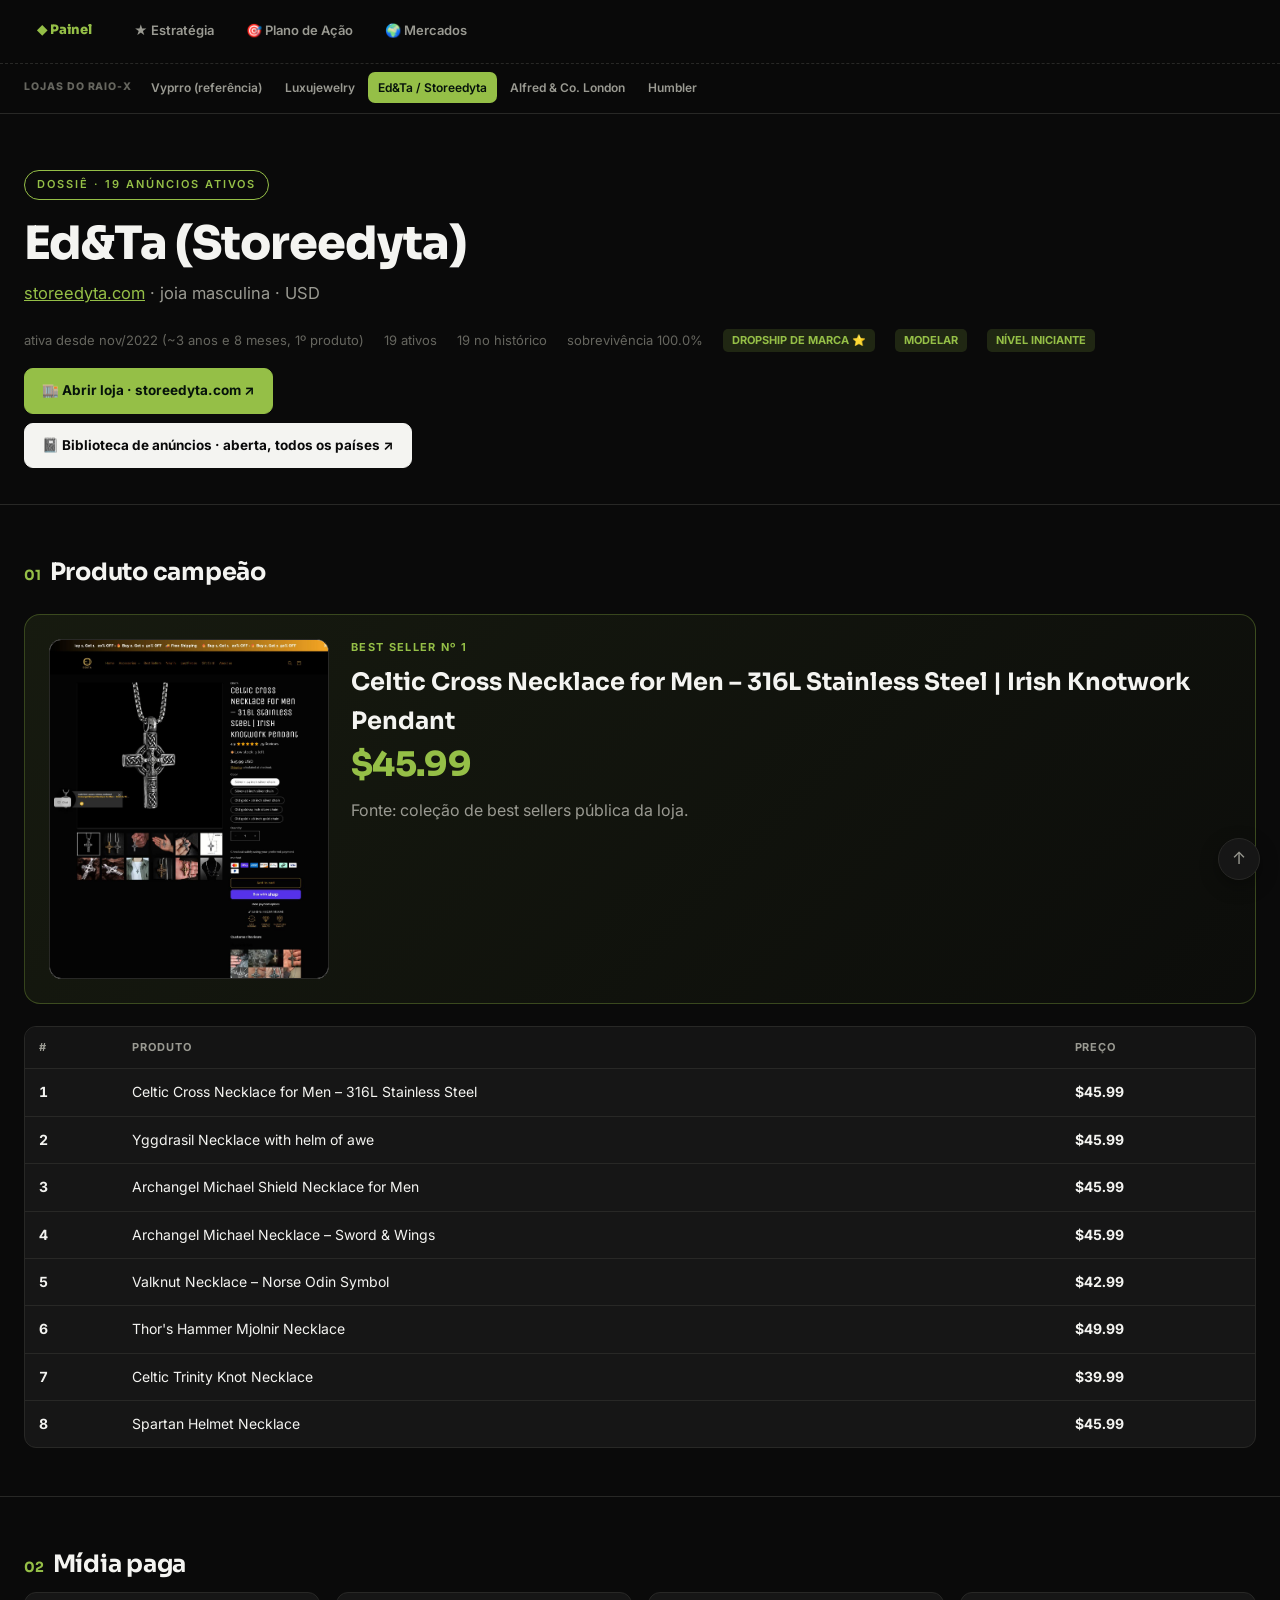
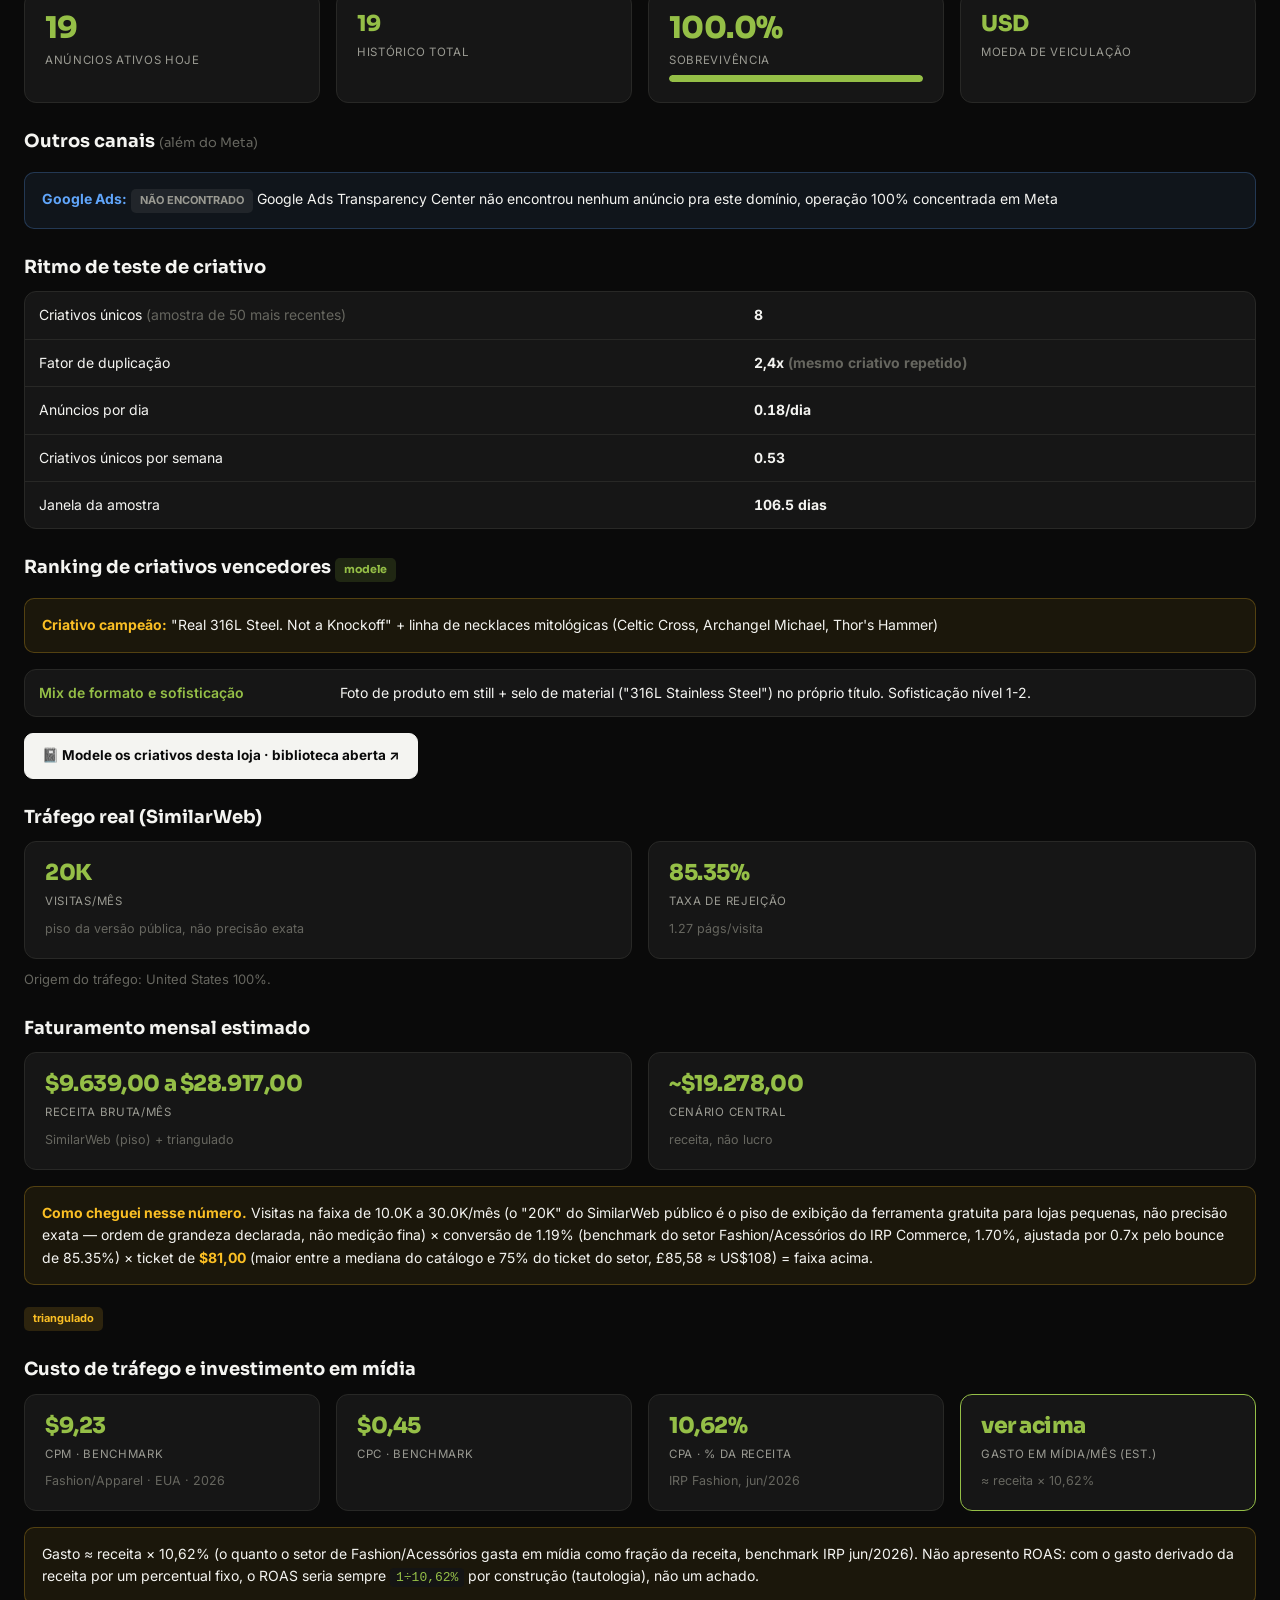
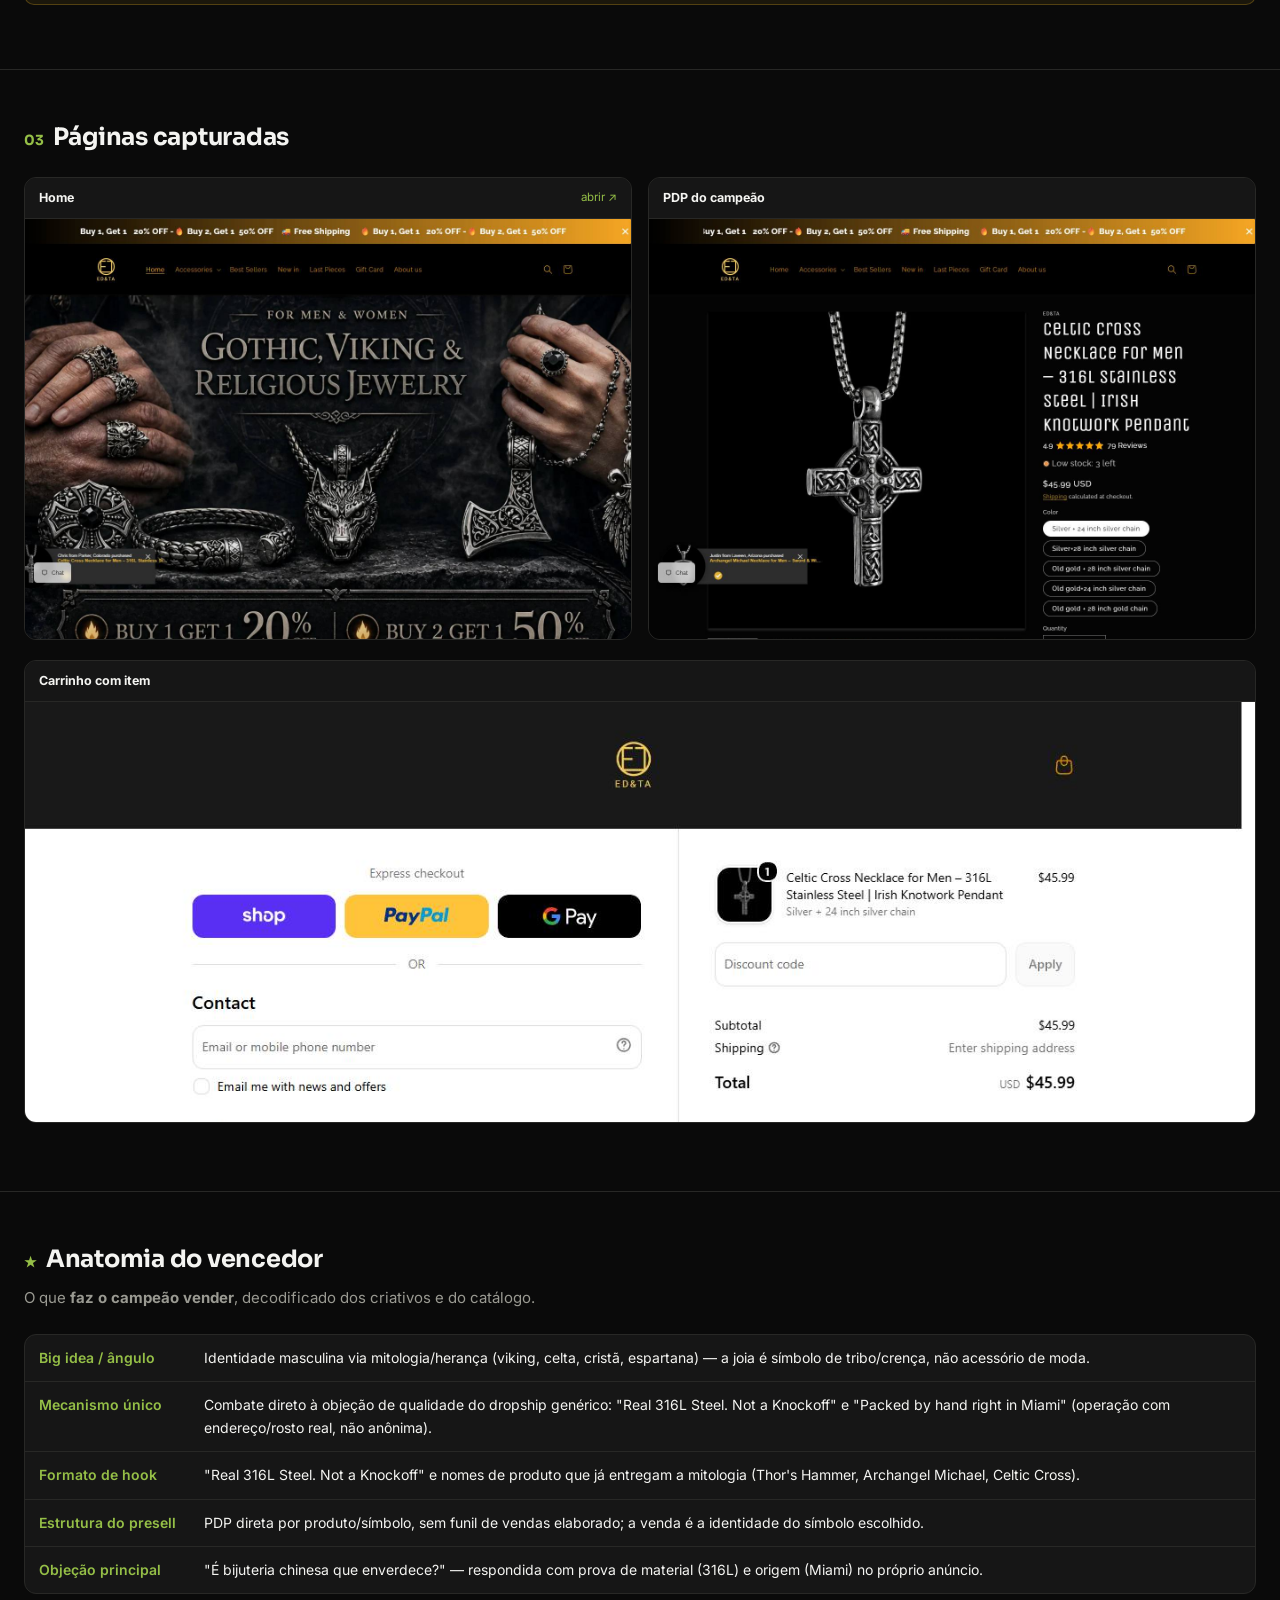
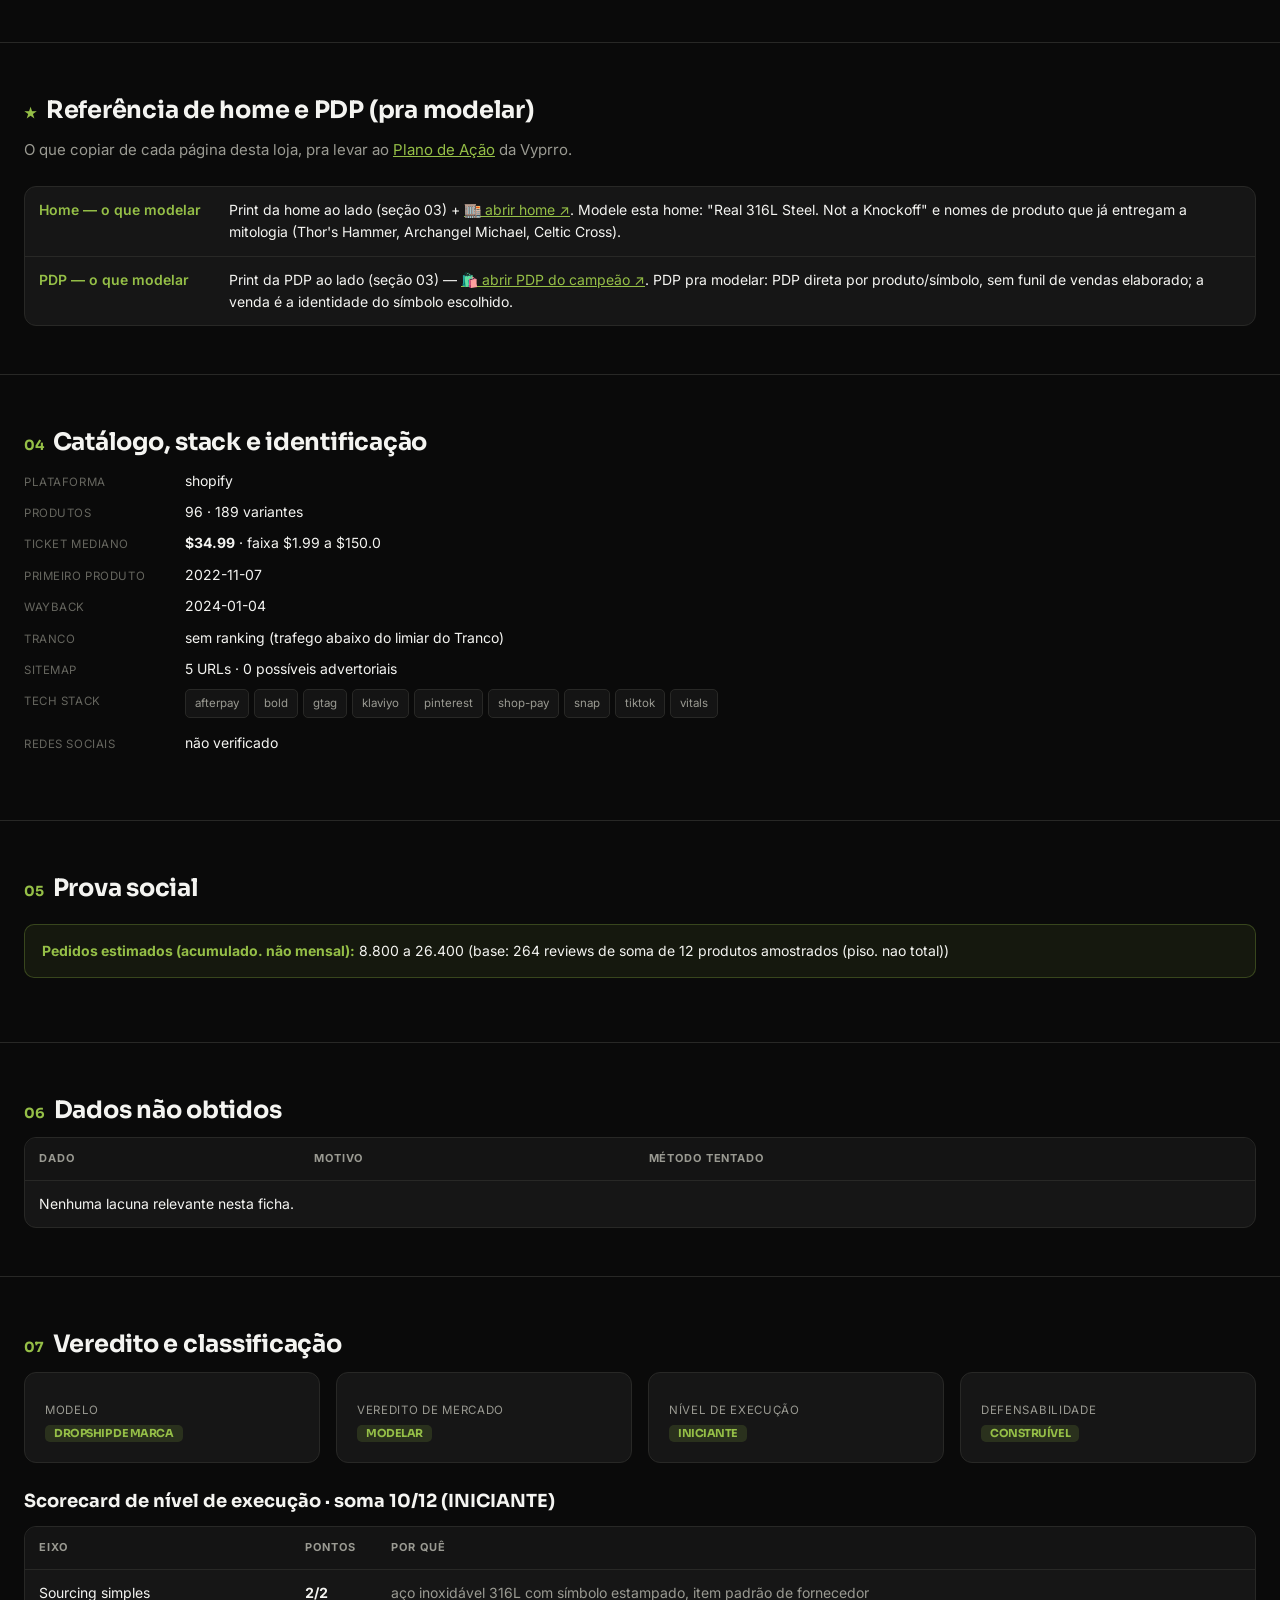
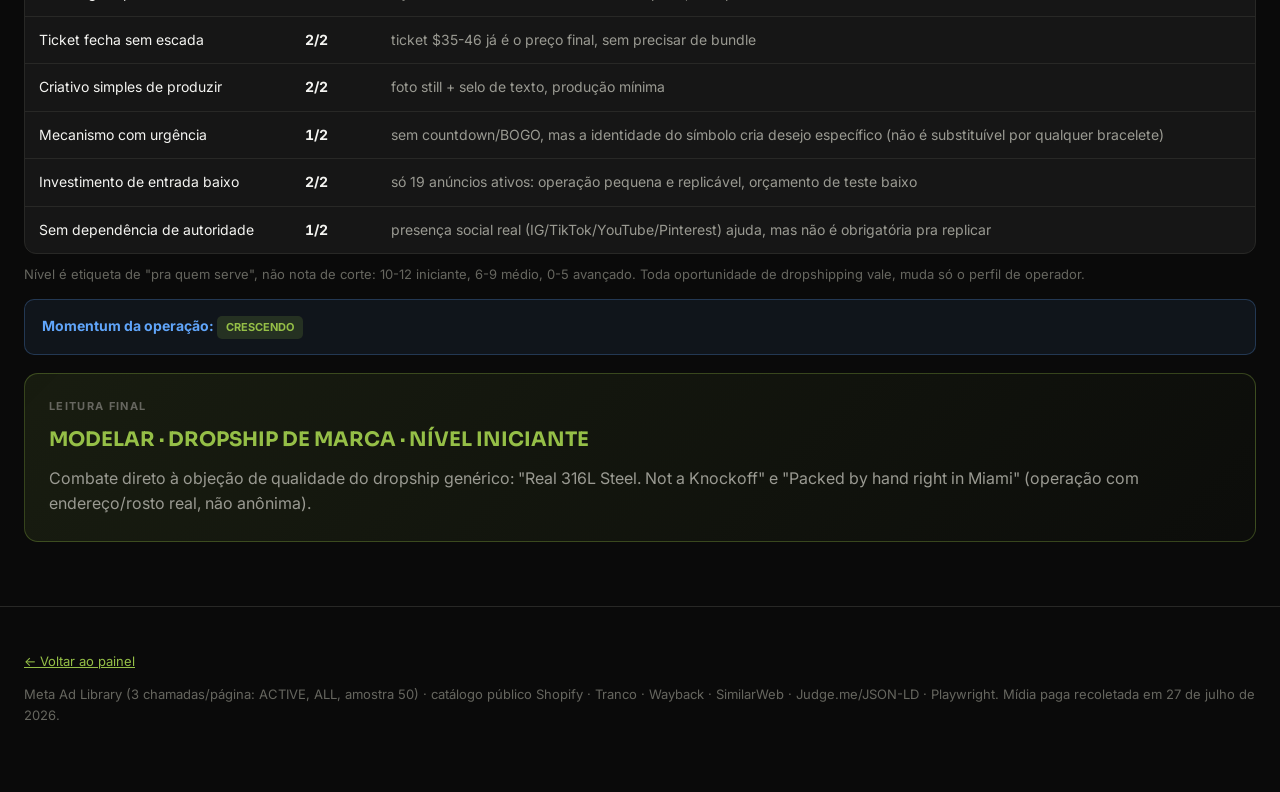
<file: paginas/loja-storeedyta.html>
<!DOCTYPE html>
<html lang="pt-BR"><head><meta charset="UTF-8">
<meta name="viewport" content="width=device-width, initial-scale=1.0">
<title>Ed&amp;Ta (Storeedyta) · Raio-X</title><link rel="stylesheet" href="estilo.css"></head><body>

<nav class="nav" id="top"><div class="wrap">
<a href="../Pesquisa%20-%20clique%20aqui.html" class="home">◆ Painel</a>
<a href="estrategia.html">★ Estratégia</a>
<a href="plano-de-acao.html">🎯 Plano de Ação</a>
<a href="mercados.html">🌍 Mercados</a>
</div>
<div class="wrap lojasnav">
<span class="lbl">Lojas do raio-x</span>
<a href="loja-vyprro.html">Vyprro (referência)</a>
<a href="loja-luxujewelry.html">Luxujewelry</a>
<a href="loja-storeedyta.html" class="on">Ed&amp;Ta / Storeedyta</a>
<a href="loja-alfredco.html">Alfred &amp; Co. London</a>
<a href="loja-humbler.html">Humbler</a>
</div></nav>
<header><div class="wrap">
<div class="tag">Dossiê · 19 anúncios ativos</div>
<h1>Ed&amp;Ta (Storeedyta)</h1>
<p class="sub"><a href="https://storeedyta.com" target="_blank">storeedyta.com</a> · joia masculina · USD</p>
<div class="meta"><span>ativa desde nov/2022 (~3 anos e 8 meses, 1º produto)</span><span>19 ativos</span><span>19 no histórico</span>
<span>sobrevivência 100.0%</span>
<span class="pill p-a">DROPSHIP DE MARCA ⭐</span>
<span class="pill p-a">MODELAR</span>
<span class="pill p-a">NÍVEL INICIANTE</span></div>
<div class="toplinks">
<a class="adlib store" href="https://storeedyta.com" target="_blank">🏬 Abrir loja · storeedyta.com ↗</a>
<a class="adlib" href="https://www.facebook.com/ads/library/?active_status=all&ad_type=all&country=ALL&view_all_page_id=157335390804963" target="_blank">📓 Biblioteca de anúncios · aberta, todos os países ↗</a>
</div></div></header>
<section><div class="wrap"><h2><span class="n">01</span>Produto campeão</h2><div class="hero-prod">
<img src="prints/storeedyta-pdp.jpg" alt="Ed&amp;Ta (Storeedyta)" style="object-fit:cover;object-position:top;max-height:340px">
<div><div class="r">Best seller nº 1</div>
<h3>Celtic Cross Necklace for Men – 316L Stainless Steel | Irish Knotwork Pendant</h3>
<div class="preco">$45.99</div>
<p style="color:var(--dim);margin:14px 0">Fonte: coleção de best sellers pública da loja.</p></div></div><div class="tblwrap"><table><thead><tr><th>#</th><th>Produto</th><th>Preço</th></tr></thead><tbody><tr><td class='num'>1</td><td>Celtic Cross Necklace for Men – 316L Stainless Steel</td><td class='num'>$45.99</td></tr><tr><td class='num'>2</td><td>Yggdrasil Necklace with helm of awe</td><td class='num'>$45.99</td></tr><tr><td class='num'>3</td><td>Archangel Michael Shield Necklace for Men</td><td class='num'>$45.99</td></tr><tr><td class='num'>4</td><td>Archangel Michael Necklace – Sword & Wings</td><td class='num'>$45.99</td></tr><tr><td class='num'>5</td><td>Valknut Necklace – Norse Odin Symbol</td><td class='num'>$42.99</td></tr><tr><td class='num'>6</td><td>Thor's Hammer Mjolnir Necklace</td><td class='num'>$49.99</td></tr><tr><td class='num'>7</td><td>Celtic Trinity Knot Necklace</td><td class='num'>$39.99</td></tr><tr><td class='num'>8</td><td>Spartan Helmet Necklace</td><td class='num'>$45.99</td></tr></tbody></table></div></div></section>
<section><div class="wrap"><h2><span class="n">02</span>Mídia paga</h2>
<div class="grid g4">
<div class="stat"><div class="v">19</div><div class="l">anúncios ativos hoje</div></div>
<div class="stat"><div class="v sm">19</div><div class="l">histórico total</div></div>
<div class="stat"><div class="v">100.0%</div><div class="l">sobrevivência</div><div class="bar"><i style="width:100.0%"></i></div></div>
<div class="stat"><div class="v sm">USD</div><div class="l">moeda de veiculação</div></div>
</div>
<h3>Outros canais <span style="color:var(--dim2);font-size:13px;font-weight:400">(além do Meta)</span></h3>
<div class="note info"><b>Google Ads:</b> <span class="pill p-n">NÃO ENCONTRADO</span> Google Ads Transparency Center não encontrou nenhum anúncio pra este domínio, operação 100% concentrada em Meta</div>
<h3>Ritmo de teste de criativo</h3>
<div class="tblwrap"><table><tbody>
<tr><td>Criativos únicos <span style="color:var(--dim2)">(amostra de 50 mais recentes)</span></td><td class="num"><b>8</b></td></tr>
<tr><td>Fator de duplicação</td><td class="num">2,4x <span style="color:var(--dim2)">(mesmo criativo repetido)</span></td></tr>
<tr><td>Anúncios por dia</td><td class="num">0.18/dia</td></tr>
<tr><td>Criativos únicos por semana</td><td class="num"><b>0.53</b></td></tr>
<tr><td>Janela da amostra</td><td class="num">106.5 dias</td></tr>
</tbody></table></div>
<h3>Ranking de criativos vencedores <span class="pill p-a">modele</span></h3>
<div class="note"><b>Criativo campeão:</b> "Real 316L Steel. Not a Knockoff" + linha de necklaces mitológicas (Celtic Cross, Archangel Michael, Thor's Hammer)</div>
<div class="tblwrap"><table><tbody><tr><td style="white-space:nowrap;color:var(--acc);font-weight:600">Mix de formato e sofisticação</td><td>Foto de produto em still + selo de material ("316L Stainless Steel") no próprio título. Sofisticação nível 1-2.</td></tr></tbody></table></div>
<div class="toplinks"><a class="adlib" href="https://www.facebook.com/ads/library/?active_status=all&ad_type=all&country=ALL&view_all_page_id=157335390804963" target="_blank">📓 Modele os criativos desta loja · biblioteca aberta ↗</a></div>
<h3>Tráfego real (SimilarWeb)</h3>
<div class="grid g4">
<div class="stat"><div class="v sm">20K</div><div class="l">visitas/mês</div><div class="d">piso da versão pública, não precisão exata</div></div>
<div class="stat"><div class="v sm">85.35%</div><div class="l">taxa de rejeição</div><div class="d">1.27 págs/visita</div></div>
</div>
<p style="color:var(--dim2);font-size:13px;margin-top:10px">Origem do tráfego: United States 100%.</p><h3>Faturamento mensal estimado</h3>
<div class="grid g4">
<div class="stat"><div class="v sm">$9.639,00 a $28.917,00</div><div class="l">receita bruta/mês</div><div class="d">SimilarWeb (piso) + triangulado</div></div>
<div class="stat"><div class="v sm">~$19.278,00</div><div class="l">cenário central</div><div class="d">receita, não lucro</div></div>
</div>
<div class="note"><b>Como cheguei nesse número.</b> Visitas na faixa de 10.0K a 30.0K/mês (o "20K" do SimilarWeb público é o piso de exibição da ferramenta gratuita para lojas pequenas, não precisão exata — ordem de grandeza declarada, não medição fina) × conversão de 1.19% (benchmark do setor Fashion/Acessórios do IRP Commerce, 1.70%, ajustada por 0.7x pelo bounce de 85.35%) × ticket de <b>$81,00</b> (maior entre a mediana do catálogo e 75% do ticket do setor, £85,58 ≈ US$108) = faixa acima.</div>
<span class="pill p-b" style="margin-top:6px;display:inline-block">triangulado</span><h3>Custo de tráfego e investimento em mídia</h3>
<div class="grid g4">
<div class="stat"><div class="v sm">$9,23</div><div class="l">CPM · benchmark</div><div class="d">Fashion/Apparel · EUA · 2026</div></div>
<div class="stat"><div class="v sm">$0,45</div><div class="l">CPC · benchmark</div></div>
<div class="stat"><div class="v sm">10,62%</div><div class="l">CPA · % da receita</div><div class="d">IRP Fashion, jun/2026</div></div>
<div class="stat" style="border-color:var(--acc)"><div class="v sm">ver acima</div><div class="l">gasto em mídia/mês (est.)</div><div class="d">≈ receita × 10,62%</div></div>
</div>
<div class="note">Gasto ≈ receita × 10,62% (o quanto o setor de Fashion/Acessórios gasta em mídia como fração da receita, benchmark IRP jun/2026). Não apresento ROAS: com o gasto derivado da receita por um percentual fixo, o ROAS seria sempre <code>1÷10,62%</code> por construção (tautologia), não um achado.</div></div></section>
<section><div class="wrap"><h2><span class="n">03</span>Páginas capturadas</h2><div class="shots">
<div class="shot"><div class="cap"><b>Home</b><a href="https://storeedyta.com" target="_blank">abrir ↗</a></div><div class="frame"><img src="prints/storeedyta-home.jpg"></div></div>
<div class="shot"><div class="cap"><b>PDP do campeão</b></div><div class="frame"><img src="prints/storeedyta-pdp.jpg"></div></div>
</div>
<div class="shots"><div class="shot" style="grid-column:1/-1"><div class="cap"><b>Carrinho com item</b></div><div class="frame"><img src="prints/storeedyta-carrinho.jpg"></div></div></div></div></section>
<section><div class="wrap"><h2><span class="n">★</span>Anatomia do vencedor</h2>
<p class="lead">O que <b>faz o campeão vender</b>, decodificado dos criativos e do catálogo.</p>
<div class="tblwrap"><table><tbody>
<tr><td style='white-space:nowrap;color:var(--acc);font-weight:600'>Big idea / ângulo</td><td>Identidade masculina via mitologia/herança (viking, celta, cristã, espartana) — a joia é símbolo de tribo/crença, não acessório de moda.</td></tr>
<tr><td style='white-space:nowrap;color:var(--acc);font-weight:600'>Mecanismo único</td><td>Combate direto à objeção de qualidade do dropship genérico: "Real 316L Steel. Not a Knockoff" e "Packed by hand right in Miami" (operação com endereço/rosto real, não anônima).</td></tr>
<tr><td style='white-space:nowrap;color:var(--acc);font-weight:600'>Formato de hook</td><td>"Real 316L Steel. Not a Knockoff" e nomes de produto que já entregam a mitologia (Thor's Hammer, Archangel Michael, Celtic Cross).</td></tr>
<tr><td style='white-space:nowrap;color:var(--acc);font-weight:600'>Estrutura do presell</td><td>PDP direta por produto/símbolo, sem funil de vendas elaborado; a venda é a identidade do símbolo escolhido.</td></tr>
<tr><td style='white-space:nowrap;color:var(--acc);font-weight:600'>Objeção principal</td><td>"É bijuteria chinesa que enverdece?" — respondida com prova de material (316L) e origem (Miami) no próprio anúncio.</td></tr>
</tbody></table></div></div></section>
<section><div class="wrap"><h2><span class="n">★</span>Referência de home e PDP (pra modelar)</h2>
<p class="lead">O que copiar de cada página desta loja, pra levar ao <a href="plano-de-acao.html">Plano de Ação</a> da Vyprro.</p>
<div class="tblwrap"><table><tbody>
<tr><td style="white-space:nowrap;color:var(--acc);font-weight:600">Home — o que modelar</td><td>Print da home ao lado (seção 03) + <a href="https://storeedyta.com" target="_blank" style="color:var(--acc)">🏬 abrir home ↗</a>. Modele esta home: "Real 316L Steel. Not a Knockoff" e nomes de produto que já entregam a mitologia (Thor's Hammer, Archangel Michael, Celtic Cross).</td></tr>
<tr><td style="white-space:nowrap;color:var(--acc);font-weight:600">PDP — o que modelar</td><td>Print da PDP ao lado (seção 03) — <a href="https://storeedyta.com" target="_blank" style="color:var(--acc)">🛍️ abrir PDP do campeão ↗</a>. PDP pra modelar: PDP direta por produto/símbolo, sem funil de vendas elaborado; a venda é a identidade do símbolo escolhido.</td></tr>
</tbody></table></div></div></section>
<section><div class="wrap"><h2><span class="n">04</span>Catálogo, stack e identificação</h2>
<dl class="kv">
<dt>Plataforma</dt><dd>shopify</dd>
<dt>Produtos</dt><dd>96 · 189 variantes</dd>
<dt>Ticket mediano</dt><dd><b>$34.99</b> · faixa $1.99 a $150.0</dd>
<dt>Primeiro produto</dt><dd>2022-11-07</dd>
<dt>Wayback</dt><dd>2024-01-04</dd>
<dt>Tranco</dt><dd>sem ranking (trafego abaixo do limiar do Tranco)</dd>
<dt>Sitemap</dt><dd>5 URLs · 0 possíveis advertoriais</dd>
<dt>Tech stack</dt><dd class="chips"><span class=''>afterpay</span><span class=''>bold</span><span class=''>gtag</span><span class=''>klaviyo</span><span class=''>pinterest</span><span class=''>shop-pay</span><span class=''>snap</span><span class=''>tiktok</span><span class=''>vitals</span></dd>
<dt>Redes sociais</dt><dd>não verificado</dd>
</dl></div></section>
<section><div class="wrap"><h2><span class="n">05</span>Prova social</h2><div class='note good'><b>Pedidos estimados (acumulado. não mensal):</b> 8.800 a 26.400 (base: 264 reviews de soma de 12 produtos amostrados (piso. nao total))</div></div></section>
<section><div class="wrap"><h2><span class="n">06</span>Dados não obtidos</h2><div class="tblwrap"><table><thead><tr><th>Dado</th><th>Motivo</th><th>Método tentado</th></tr></thead><tbody><tr><td colspan="3">Nenhuma lacuna relevante nesta ficha.</td></tr></tbody></table></div></div></section>
<section><div class="wrap"><h2><span class="n">07</span>Veredito e classificação</h2>
<div class="grid g4" style="margin-bottom:18px">
<div class="stat"><div class="l">Modelo</div><div class="v sm"><span class="pill p-a">DROPSHIP DE MARCA</span></div></div>
<div class="stat"><div class="l">Veredito de mercado</div><div class="v sm"><span class="pill p-a">MODELAR</span></div></div>
<div class="stat"><div class="l">Nível de execução</div><div class="v sm"><span class="pill p-a">INICIANTE</span></div></div>
<div class="stat"><div class="l">Defensabilidade</div><div class="v sm"><span class="pill p-a">CONSTRUÍVEL</span></div></div>
</div>
<h3>Scorecard de nível de execução · soma 10/12 (INICIANTE)</h3>
<div class="tblwrap"><table><thead><tr><th>Eixo</th><th>Pontos</th><th>Por quê</th></tr></thead><tbody><tr><td>Sourcing simples</td><td class='num'>2/2</td><td style='color:var(--dim)'>aço inoxidável 316L com símbolo estampado, item padrão de fornecedor</td></tr><tr><td>Ticket fecha sem escada</td><td class='num'>2/2</td><td style='color:var(--dim)'>ticket $35-46 já é o preço final, sem precisar de bundle</td></tr><tr><td>Criativo simples de produzir</td><td class='num'>2/2</td><td style='color:var(--dim)'>foto still + selo de texto, produção mínima</td></tr><tr><td>Mecanismo com urgência</td><td class='num'>1/2</td><td style='color:var(--dim)'>sem countdown/BOGO, mas a identidade do símbolo cria desejo específico (não é substituível por qualquer bracelete)</td></tr><tr><td>Investimento de entrada baixo</td><td class='num'>2/2</td><td style='color:var(--dim)'>só 19 anúncios ativos: operação pequena e replicável, orçamento de teste baixo</td></tr><tr><td>Sem dependência de autoridade</td><td class='num'>1/2</td><td style='color:var(--dim)'>presença social real (IG/TikTok/YouTube/Pinterest) ajuda, mas não é obrigatória pra replicar</td></tr></tbody></table></div>
<p style="color:var(--dim2);font-size:13px;margin-top:10px">Nível é etiqueta de "pra quem serve", não nota de corte: 10-12 iniciante, 6-9 médio, 0-5 avançado. Toda oportunidade de dropshipping vale, muda só o perfil de operador.
<div class="note info" style="margin-top:14px"><b>Momentum da operação: <span class="pill p-a">CRESCENDO</span></b></div>
<div class="op" style="margin-top:18px"><div class="r">Leitura final</div><h3>MODELAR · DROPSHIP DE MARCA · NÍVEL INICIANTE</h3>
<p style="color:var(--dim)">Combate direto à objeção de qualidade do dropship genérico: "Real 316L Steel. Not a Knockoff" e "Packed by hand right in Miami" (operação com endereço/rosto real, não anônima).</p></div>
</div></section>
<footer><div class="wrap"><p><a href="../Pesquisa%20-%20clique%20aqui.html">← Voltar ao painel</a></p>
<p style="margin-top:12px">Meta Ad Library (3 chamadas/página: ACTIVE, ALL, amostra 50) · catálogo público Shopify · Tranco · Wayback · SimilarWeb · Judge.me/JSON-LD · Playwright. Mídia paga recoletada em 27 de julho de 2026.</p></div></footer>
<a href="#top" class="backtotop" aria-label="Voltar ao topo" title="Voltar ao topo">↑</a>
</body></html>
</file>
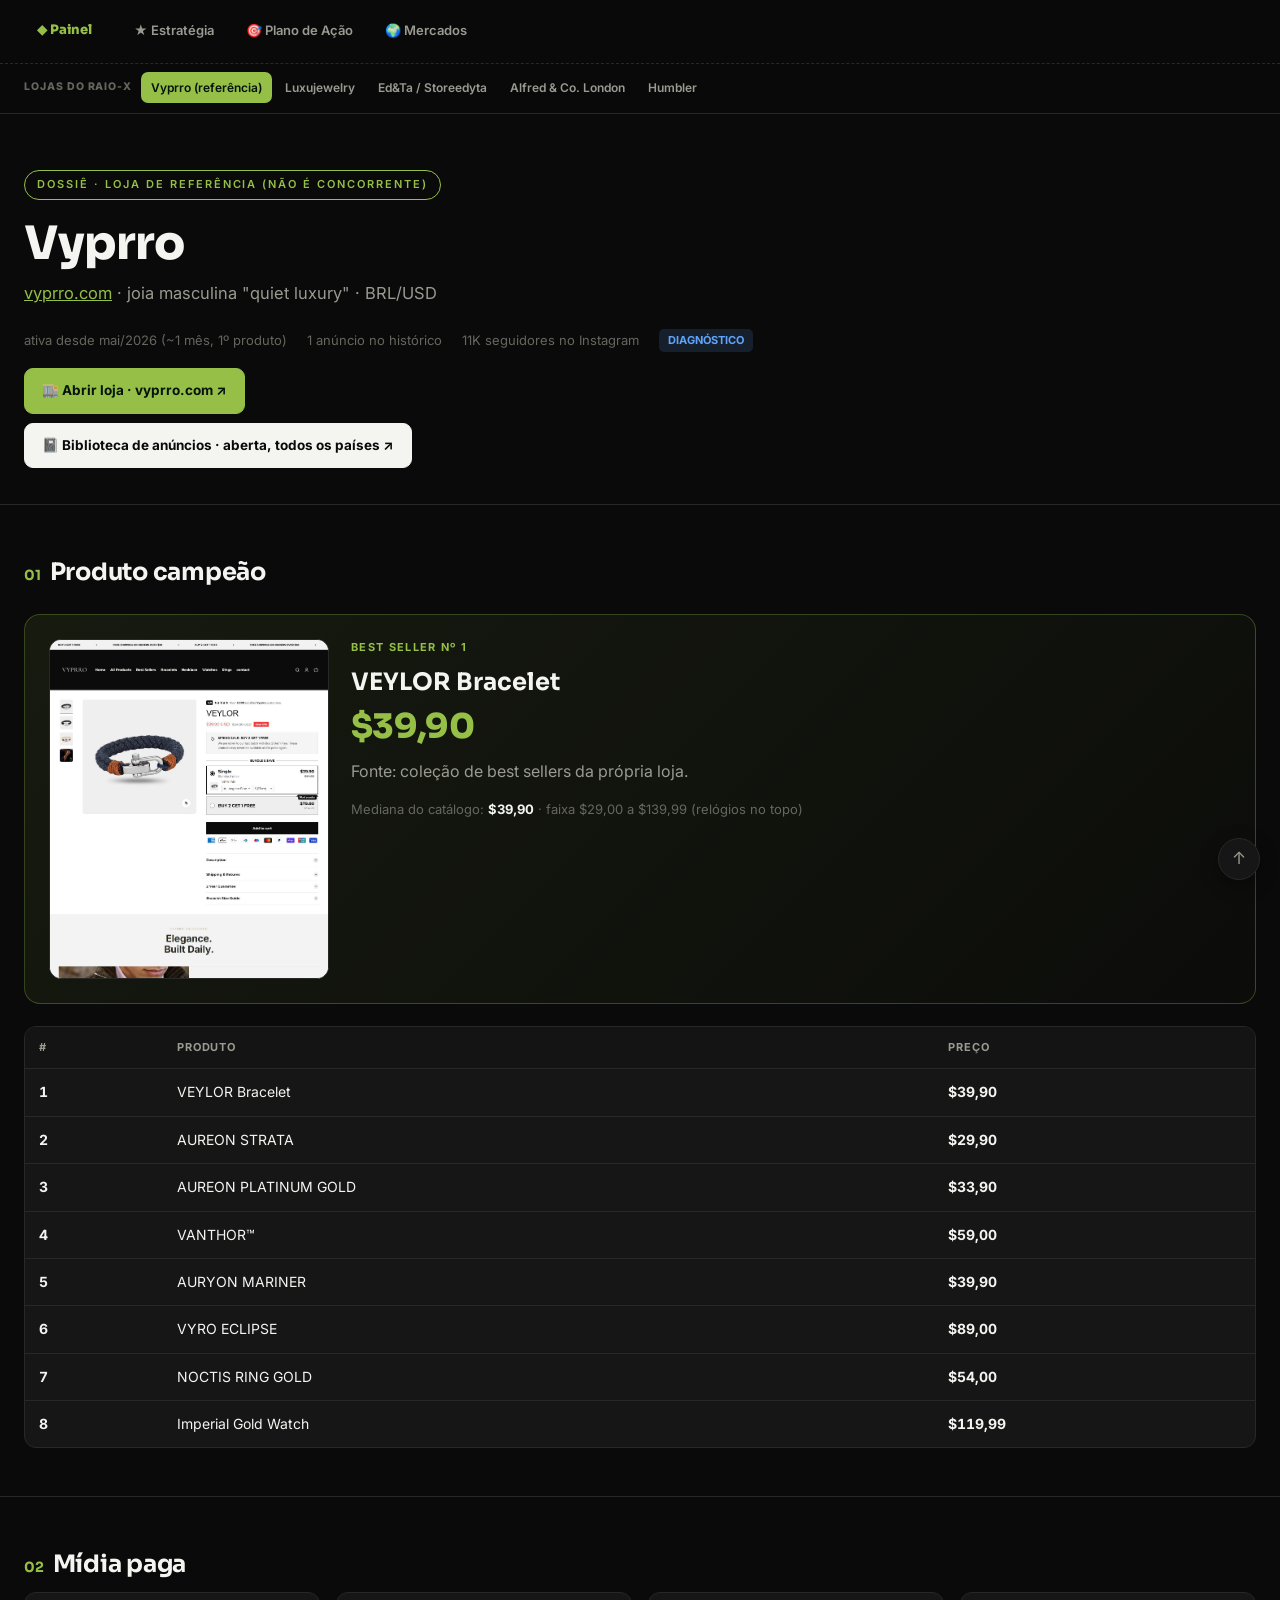
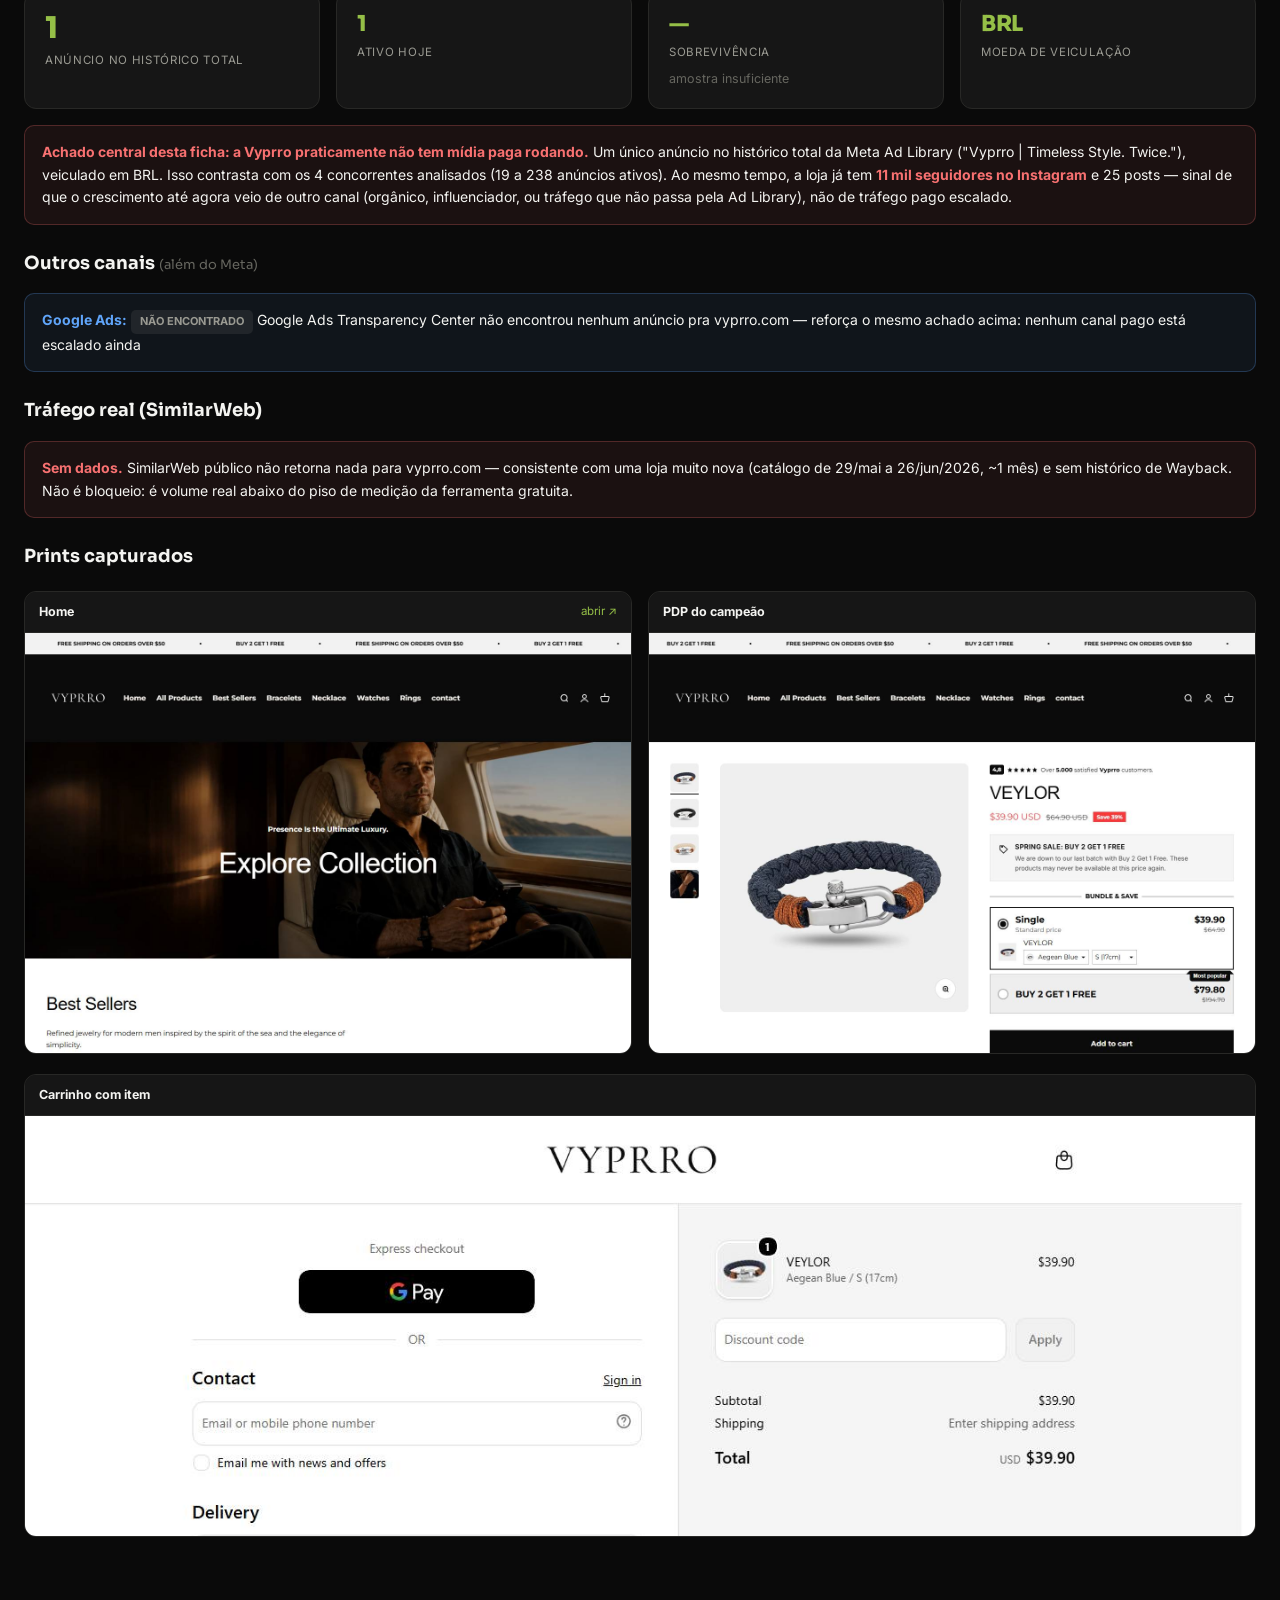
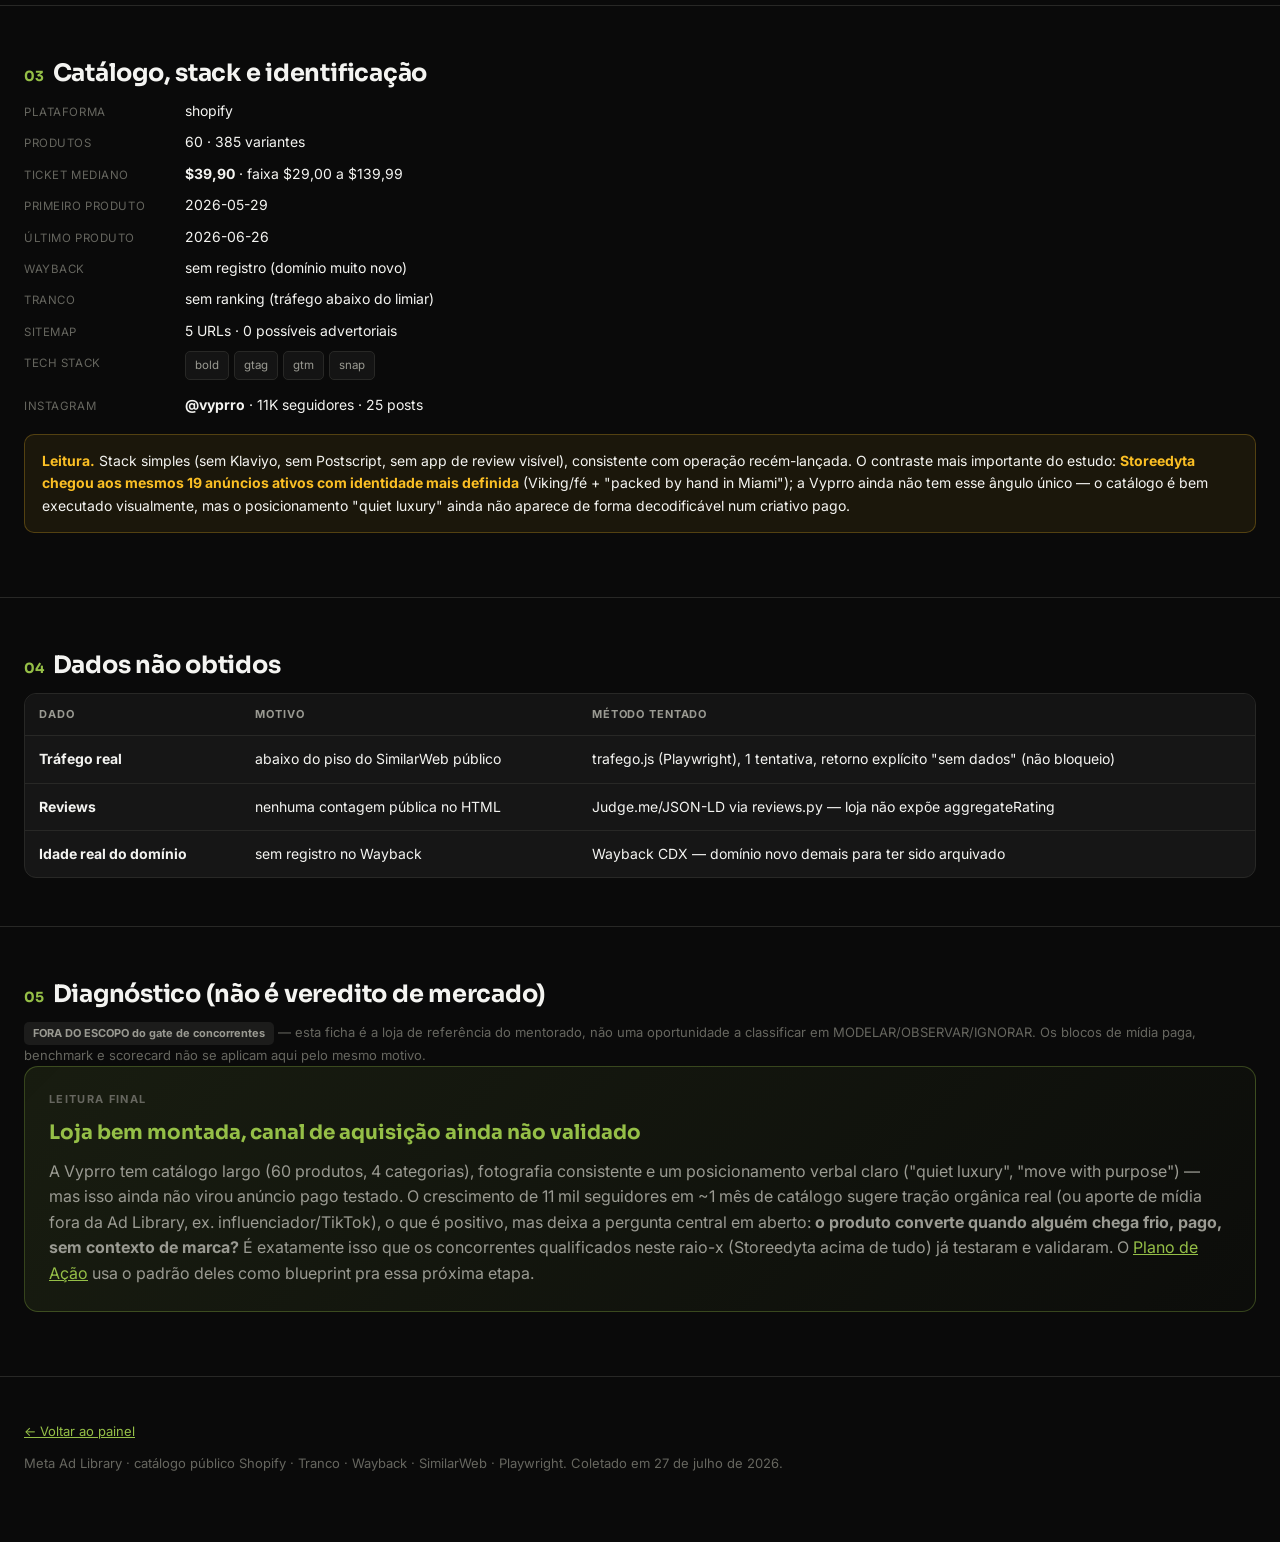
<file: paginas/loja-vyprro.html>
<!DOCTYPE html>
<html lang="pt-BR"><head><meta charset="UTF-8">
<meta name="viewport" content="width=device-width, initial-scale=1.0">
<title>Vyprro · Raio-X</title><link rel="stylesheet" href="estilo.css"></head><body>
<nav class="nav" id="top"><div class="wrap">
<a href="../Pesquisa%20-%20clique%20aqui.html" class="home">◆ Painel</a>
<a href="estrategia.html">★ Estratégia</a>
<a href="plano-de-acao.html">🎯 Plano de Ação</a>
<a href="mercados.html">🌍 Mercados</a>
</div>
<div class="wrap lojasnav">
<span class="lbl">Lojas do raio-x</span>
<a href="loja-vyprro.html" class="on">Vyprro (referência)</a>
<a href="loja-luxujewelry.html">Luxujewelry</a>
<a href="loja-storeedyta.html">Ed&amp;Ta / Storeedyta</a>
<a href="loja-alfredco.html">Alfred &amp; Co. London</a>
<a href="loja-humbler.html">Humbler</a>
</div></nav>

<header><div class="wrap">
<div class="tag">Dossiê · loja de referência (não é concorrente)</div>
<h1>Vyprro</h1>
<p class="sub"><a href="https://vyprro.com" target="_blank">vyprro.com</a> · joia masculina "quiet luxury" · BRL/USD</p>
<div class="meta"><span>ativa desde mai/2026 (~1 mês, 1º produto)</span><span>1 anúncio no histórico</span><span>11K seguidores no Instagram</span><span class="pill p-i">DIAGNÓSTICO</span></div>
<div class="toplinks">
<a class="adlib store" href="https://vyprro.com" target="_blank">🏬 Abrir loja · vyprro.com ↗</a>
<a class="adlib" href="https://www.facebook.com/ads/library/?active_status=all&ad_type=all&country=ALL&view_all_page_id=1149313184935140" target="_blank">📓 Biblioteca de anúncios · aberta, todos os países ↗</a>
</div>
</div></header>

<section><div class="wrap"><h2><span class="n">01</span>Produto campeão</h2>
<div class="hero-prod">
<img src="prints/vyprro-pdp.jpg" alt="Vyprro" style="object-fit:cover;object-position:top;max-height:340px">
<div><div class="r">Best seller nº 1</div>
<h3>VEYLOR Bracelet</h3>
<div class="preco">$39,90</div>
<p style="color:var(--dim);margin:14px 0">Fonte: coleção de best sellers da própria loja.</p>
<p style="color:var(--dim2);font-size:13px">Mediana do catálogo: <b style="color:var(--txt)">$39,90</b> · faixa $29,00 a $139,99 (relógios no topo)</p></div></div>
<div class="tblwrap"><table><thead><tr><th>#</th><th>Produto</th><th>Preço</th></tr></thead><tbody>
<tr><td class='num'>1</td><td>VEYLOR Bracelet</td><td class='num'>$39,90</td></tr>
<tr><td class='num'>2</td><td>AUREON STRATA</td><td class='num'>$29,90</td></tr>
<tr><td class='num'>3</td><td>AUREON PLATINUM GOLD</td><td class='num'>$33,90</td></tr>
<tr><td class='num'>4</td><td>VANTHOR™</td><td class='num'>$59,00</td></tr>
<tr><td class='num'>5</td><td>AURYON MARINER</td><td class='num'>$39,90</td></tr>
<tr><td class='num'>6</td><td>VYRO ECLIPSE</td><td class='num'>$89,00</td></tr>
<tr><td class='num'>7</td><td>NOCTIS RING GOLD</td><td class='num'>$54,00</td></tr>
<tr><td class='num'>8</td><td>Imperial Gold Watch</td><td class='num'>$119,99</td></tr>
</tbody></table></div>
</div></section>

<section><div class="wrap"><h2><span class="n">02</span>Mídia paga</h2>
<div class="grid g4">
<div class="stat"><div class="v">1</div><div class="l">anúncio no histórico total</div></div>
<div class="stat"><div class="v sm">1</div><div class="l">ativo hoje</div></div>
<div class="stat"><div class="v sm">—</div><div class="l">sobrevivência</div><div class="d">amostra insuficiente</div></div>
<div class="stat"><div class="v sm">BRL</div><div class="l">moeda de veiculação</div></div>
</div>
<div class="note danger"><b>Achado central desta ficha: a Vyprro praticamente não tem mídia paga rodando.</b> Um único anúncio no histórico total da Meta Ad Library ("Vyprro | Timeless Style. Twice."), veiculado em BRL. Isso contrasta com os 4 concorrentes analisados (19 a 238 anúncios ativos). Ao mesmo tempo, a loja já tem <b>11 mil seguidores no Instagram</b> e 25 posts — sinal de que o crescimento até agora veio de outro canal (orgânico, influenciador, ou tráfego que não passa pela Ad Library), não de tráfego pago escalado.</div>

<h3>Outros canais <span style="color:var(--dim2);font-size:13px;font-weight:400">(além do Meta)</span></h3>
<div class="note info"><b>Google Ads:</b> <span class="pill p-n">NÃO ENCONTRADO</span> Google Ads Transparency Center não encontrou nenhum anúncio pra vyprro.com — reforça o mesmo achado acima: nenhum canal pago está escalado ainda</div>

<h3>Tráfego real (SimilarWeb)</h3>
<div class="note danger"><b>Sem dados.</b> SimilarWeb público não retorna nada para vyprro.com — consistente com uma loja muito nova (catálogo de 29/mai a 26/jun/2026, ~1 mês) e sem histórico de Wayback. Não é bloqueio: é volume real abaixo do piso de medição da ferramenta gratuita.</div>

<h3>Prints capturados</h3>
<div class="shots">
<div class="shot"><div class="cap"><b>Home</b><a href="https://vyprro.com" target="_blank">abrir ↗</a></div><div class="frame"><img src="prints/vyprro-home.jpg"></div></div>
<div class="shot"><div class="cap"><b>PDP do campeão</b></div><div class="frame"><img src="prints/vyprro-pdp.jpg"></div></div>
</div>
<div class="shots"><div class="shot" style="grid-column:1/-1"><div class="cap"><b>Carrinho com item</b></div><div class="frame"><img src="prints/vyprro-carrinho.jpg"></div></div></div>
</div></section>

<section><div class="wrap"><h2><span class="n">03</span>Catálogo, stack e identificação</h2>
<dl class="kv">
<dt>Plataforma</dt><dd>shopify</dd>
<dt>Produtos</dt><dd>60 · 385 variantes</dd>
<dt>Ticket mediano</dt><dd><b>$39,90</b> · faixa $29,00 a $139,99</dd>
<dt>Primeiro produto</dt><dd>2026-05-29</dd>
<dt>Último produto</dt><dd>2026-06-26</dd>
<dt>Wayback</dt><dd>sem registro (domínio muito novo)</dd>
<dt>Tranco</dt><dd>sem ranking (tráfego abaixo do limiar)</dd>
<dt>Sitemap</dt><dd>5 URLs · 0 possíveis advertoriais</dd>
<dt>Tech stack</dt><dd class="chips"><span class=''>bold</span><span class=''>gtag</span><span class=''>gtm</span><span class=''>snap</span></dd>
<dt>Instagram</dt><dd><b>@vyprro</b> · 11K seguidores · 25 posts</dd>
</dl>
<div class="note"><b>Leitura.</b> Stack simples (sem Klaviyo, sem Postscript, sem app de review visível), consistente com operação recém-lançada. O contraste mais importante do estudo: <b>Storeedyta chegou aos mesmos 19 anúncios ativos com identidade mais definida</b> (Viking/fé + "packed by hand in Miami"); a Vyprro ainda não tem esse ângulo único — o catálogo é bem executado visualmente, mas o posicionamento "quiet luxury" ainda não aparece de forma decodificável num criativo pago.</div>
</div></section>

<section><div class="wrap"><h2><span class="n">04</span>Dados não obtidos</h2>
<div class="tblwrap"><table><thead><tr><th>Dado</th><th>Motivo</th><th>Método tentado</th></tr></thead><tbody>
<tr><td><b>Tráfego real</b></td><td>abaixo do piso do SimilarWeb público</td><td>trafego.js (Playwright), 1 tentativa, retorno explícito "sem dados" (não bloqueio)</td></tr>
<tr><td><b>Reviews</b></td><td>nenhuma contagem pública no HTML</td><td>Judge.me/JSON-LD via reviews.py — loja não expõe aggregateRating</td></tr>
<tr><td><b>Idade real do domínio</b></td><td>sem registro no Wayback</td><td>Wayback CDX — domínio novo demais para ter sido arquivado</td></tr>
</tbody></table></div>
</div></section>

<section><div class="wrap"><h2><span class="n">05</span>Diagnóstico (não é veredito de mercado)</h2>
<p style="color:var(--dim2);font-size:13px"><span class="pill p-n">FORA DO ESCOPO do gate de concorrentes</span> — esta ficha é a loja de referência do mentorado, não uma oportunidade a classificar em MODELAR/OBSERVAR/IGNORAR. Os blocos de mídia paga, benchmark e scorecard não se aplicam aqui pelo mesmo motivo.</p>
<div class="op"><div class="r">Leitura final</div><h3>Loja bem montada, canal de aquisição ainda não validado</h3>
<p style="color:var(--dim)">A Vyprro tem catálogo largo (60 produtos, 4 categorias), fotografia consistente e um posicionamento verbal claro ("quiet luxury", "move with purpose") — mas isso ainda não virou anúncio pago testado. O crescimento de 11 mil seguidores em ~1 mês de catálogo sugere tração orgânica real (ou aporte de mídia fora da Ad Library, ex. influenciador/TikTok), o que é positivo, mas deixa a pergunta central em aberto: <b>o produto converte quando alguém chega frio, pago, sem contexto de marca?</b> É exatamente isso que os concorrentes qualificados neste raio-x (Storeedyta acima de tudo) já testaram e validaram. O <a href="plano-de-acao.html">Plano de Ação</a> usa o padrão deles como blueprint pra essa próxima etapa.</p></div>
</div></section>

<footer><div class="wrap"><p><a href="../Pesquisa%20-%20clique%20aqui.html">← Voltar ao painel</a></p>
<p style="margin-top:12px">Meta Ad Library · catálogo público Shopify · Tranco · Wayback · SimilarWeb · Playwright. Coletado em 27 de julho de 2026.</p></div></footer>
<a href="#top" class="backtotop" aria-label="Voltar ao topo" title="Voltar ao topo">↑</a>
</body></html>
</file>
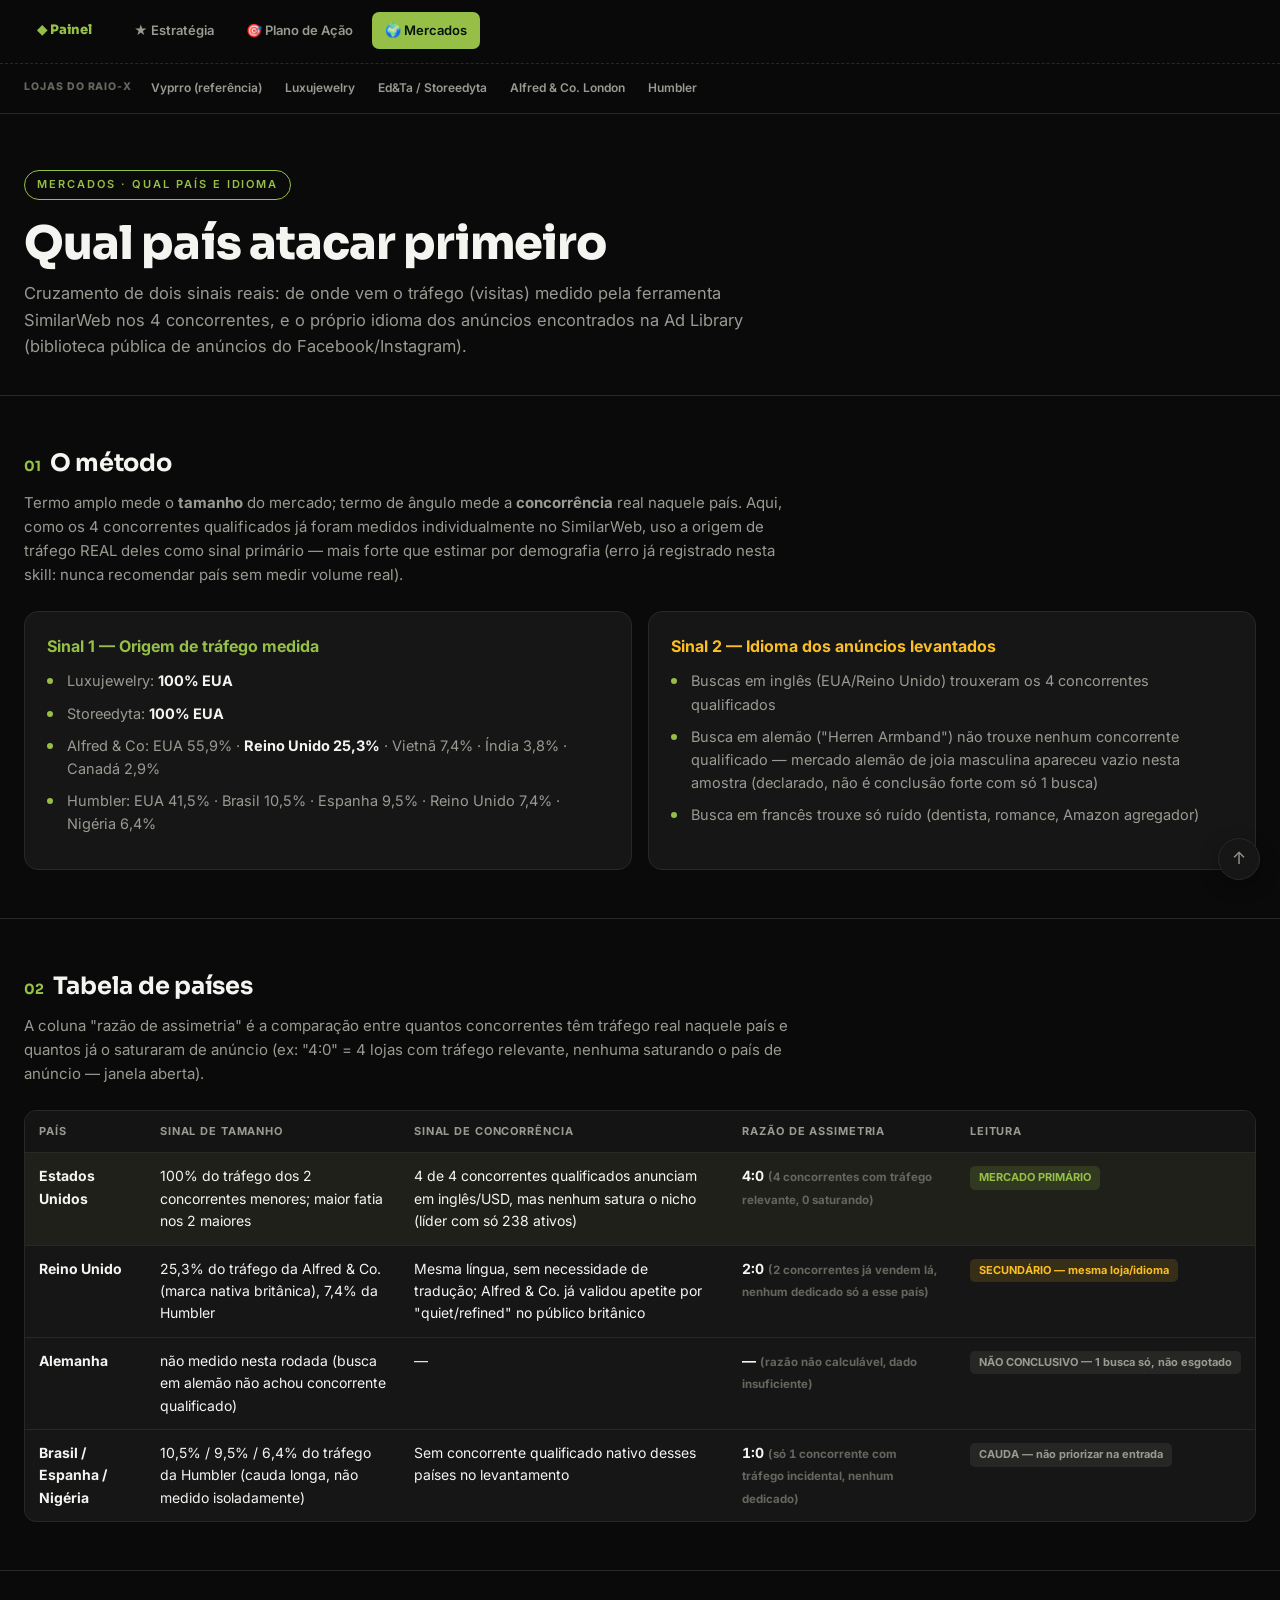
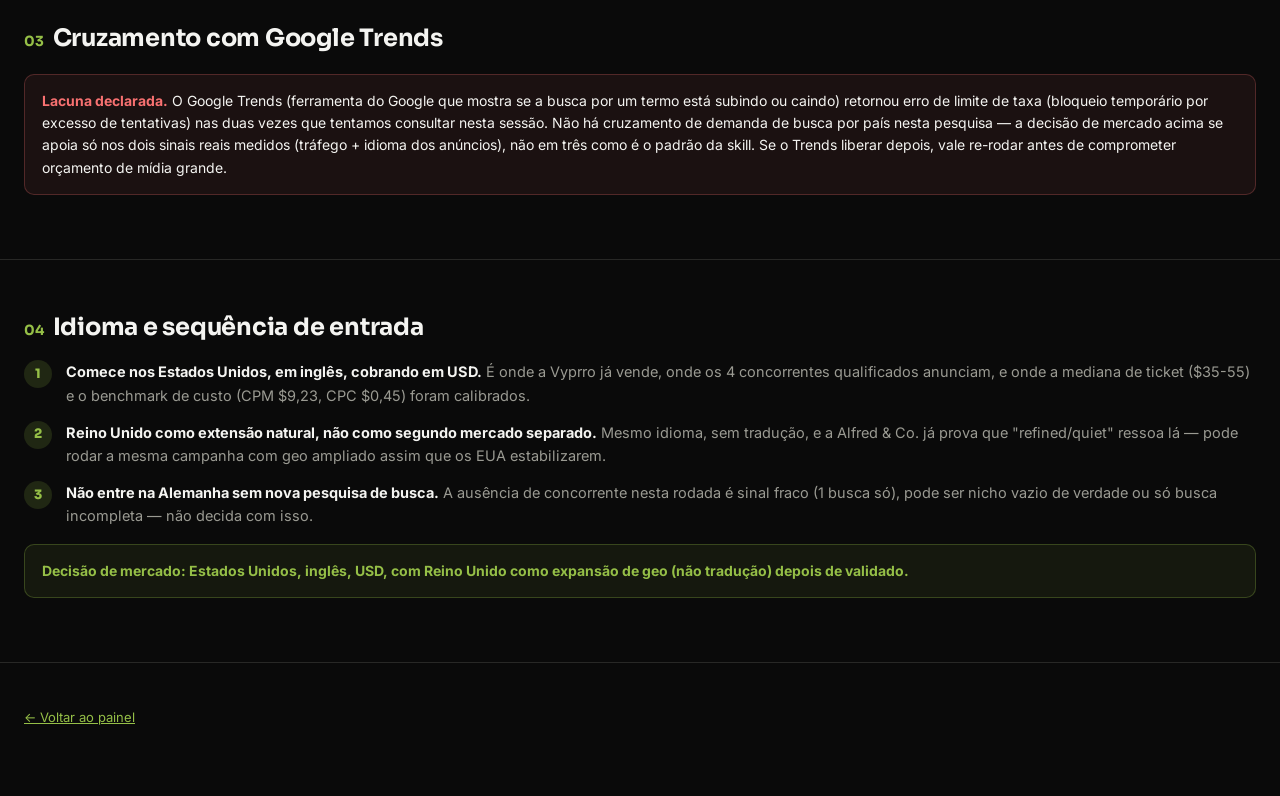
<file: paginas/mercados.html>
<!DOCTYPE html>
<html lang="pt-BR"><head><meta charset="UTF-8">
<meta name="viewport" content="width=device-width, initial-scale=1.0">
<title>Mercados · Raio-X Vyprro</title><link rel="stylesheet" href="estilo.css"></head><body>
<nav class="nav" id="top"><div class="wrap">
<a href="../Pesquisa%20-%20clique%20aqui.html" class="home">◆ Painel</a>
<a href="estrategia.html">★ Estratégia</a>
<a href="plano-de-acao.html">🎯 Plano de Ação</a>
<a href="mercados.html" class="on">🌍 Mercados</a>
</div>
<div class="wrap lojasnav">
<span class="lbl">Lojas do raio-x</span>
<a href="loja-vyprro.html">Vyprro (referência)</a>
<a href="loja-luxujewelry.html">Luxujewelry</a>
<a href="loja-storeedyta.html">Ed&amp;Ta / Storeedyta</a>
<a href="loja-alfredco.html">Alfred &amp; Co. London</a>
<a href="loja-humbler.html">Humbler</a>
</div></nav>

<header><div class="wrap">
<div class="tag">Mercados · qual país e idioma</div>
<h1>Qual país atacar primeiro</h1>
<p class="sub">Cruzamento de dois sinais reais: de onde vem o tráfego (visitas) medido pela ferramenta SimilarWeb nos 4 concorrentes, e o próprio idioma dos anúncios encontrados na Ad Library (biblioteca pública de anúncios do Facebook/Instagram).</p>
</div></header>

<section><div class="wrap">
<h2><span class="n">01</span>O método</h2>
<p class="lead">Termo amplo mede o <b>tamanho</b> do mercado; termo de ângulo mede a <b>concorrência</b> real naquele país. Aqui, como os 4 concorrentes qualificados já foram medidos individualmente no SimilarWeb, uso a origem de tráfego REAL deles como sinal primário — mais forte que estimar por demografia (erro já registrado nesta skill: nunca recomendar país sem medir volume real).</p>
<div class="grid g2">
<div class="card"><b style="color:var(--acc)">Sinal 1 — Origem de tráfego medida</b>
<ul class="cl" style="margin-top:10px">
<li>Luxujewelry: <b>100% EUA</b></li>
<li>Storeedyta: <b>100% EUA</b></li>
<li>Alfred &amp; Co: EUA 55,9% · <b>Reino Unido 25,3%</b> · Vietnã 7,4% · Índia 3,8% · Canadá 2,9%</li>
<li>Humbler: EUA 41,5% · Brasil 10,5% · Espanha 9,5% · Reino Unido 7,4% · Nigéria 6,4%</li>
</ul>
</div>
<div class="card"><b style="color:var(--warn)">Sinal 2 — Idioma dos anúncios levantados</b>
<ul class="cl" style="margin-top:10px">
<li>Buscas em inglês (EUA/Reino Unido) trouxeram os 4 concorrentes qualificados</li>
<li>Busca em alemão ("Herren Armband") não trouxe nenhum concorrente qualificado — mercado alemão de joia masculina apareceu vazio nesta amostra (declarado, não é conclusão forte com só 1 busca)</li>
<li>Busca em francês trouxe só ruído (dentista, romance, Amazon agregador)</li>
</ul>
</div>
</div>
</div></section>

<section><div class="wrap">
<h2><span class="n">02</span>Tabela de países</h2>
<p class="lead">A coluna "razão de assimetria" é a comparação entre quantos concorrentes têm tráfego real naquele país e quantos já o saturaram de anúncio (ex: "4:0" = 4 lojas com tráfego relevante, nenhuma saturando o país de anúncio — janela aberta).</p>
<div class="tblwrap">
<table>
<thead><tr><th>País</th><th>Sinal de tamanho</th><th>Sinal de concorrência</th><th>Razão de assimetria</th><th>Leitura</th></tr></thead>
<tbody>
<tr style="background:rgba(149,191,71,.06)"><td><b>Estados Unidos</b></td><td>100% do tráfego dos 2 concorrentes menores; maior fatia nos 2 maiores</td><td>4 de 4 concorrentes qualificados anunciam em inglês/USD, mas nenhum satura o nicho (líder com só 238 ativos)</td><td class="num">4:0 <span style="color:var(--dim2);font-size:11.5px">(4 concorrentes com tráfego relevante, 0 saturando)</span></td><td><span class="pill p-a">MERCADO PRIMÁRIO</span></td></tr>
<tr><td><b>Reino Unido</b></td><td>25,3% do tráfego da Alfred &amp; Co. (marca nativa britânica), 7,4% da Humbler</td><td>Mesma língua, sem necessidade de tradução; Alfred &amp; Co. já validou apetite por "quiet/refined" no público britânico</td><td class="num">2:0 <span style="color:var(--dim2);font-size:11.5px">(2 concorrentes já vendem lá, nenhum dedicado só a esse país)</span></td><td><span class="pill p-b">SECUNDÁRIO — mesma loja/idioma</span></td></tr>
<tr><td><b>Alemanha</b></td><td>não medido nesta rodada (busca em alemão não achou concorrente qualificado)</td><td>—</td><td class="num">— <span style="color:var(--dim2);font-size:11.5px">(razão não calculável, dado insuficiente)</span></td><td><span class="pill p-n">NÃO CONCLUSIVO — 1 busca só, não esgotado</span></td></tr>
<tr><td><b>Brasil / Espanha / Nigéria</b></td><td>10,5% / 9,5% / 6,4% do tráfego da Humbler (cauda longa, não medido isoladamente)</td><td>Sem concorrente qualificado nativo desses países no levantamento</td><td class="num">1:0 <span style="color:var(--dim2);font-size:11.5px">(só 1 concorrente com tráfego incidental, nenhum dedicado)</span></td><td><span class="pill p-n">CAUDA — não priorizar na entrada</span></td></tr>
</tbody>
</table>
</div>
</div></section>

<section><div class="wrap">
<h2><span class="n">03</span>Cruzamento com Google Trends</h2>
<div class="note danger"><b>Lacuna declarada.</b> O Google Trends (ferramenta do Google que mostra se a busca por um termo está subindo ou caindo) retornou erro de limite de taxa (bloqueio temporário por excesso de tentativas) nas duas vezes que tentamos consultar nesta sessão. Não há cruzamento de demanda de busca por país nesta pesquisa — a decisão de mercado acima se apoia só nos dois sinais reais medidos (tráfego + idioma dos anúncios), não em três como é o padrão da skill. Se o Trends liberar depois, vale re-rodar antes de comprometer orçamento de mídia grande.</div>
</div></section>

<section><div class="wrap">
<h2><span class="n">04</span>Idioma e sequência de entrada</h2>
<ol class="steps">
<li><b>Comece nos Estados Unidos, em inglês, cobrando em USD.</b> É onde a Vyprro já vende, onde os 4 concorrentes qualificados anunciam, e onde a mediana de ticket ($35-55) e o benchmark de custo (CPM $9,23, CPC $0,45) foram calibrados.</li>
<li><b>Reino Unido como extensão natural, não como segundo mercado separado.</b> Mesmo idioma, sem tradução, e a Alfred &amp; Co. já prova que "refined/quiet" ressoa lá — pode rodar a mesma campanha com geo ampliado assim que os EUA estabilizarem.</li>
<li><b>Não entre na Alemanha sem nova pesquisa de busca.</b> A ausência de concorrente nesta rodada é sinal fraco (1 busca só), pode ser nicho vazio de verdade ou só busca incompleta — não decida com isso.</li>
</ol>
<div class="note good"><b>Decisão de mercado: Estados Unidos, inglês, USD, com Reino Unido como expansão de geo (não tradução) depois de validado.</b></div>
</div></section>

<footer><div class="wrap"><p><a href="../Pesquisa%20-%20clique%20aqui.html">← Voltar ao painel</a></p></div></footer>
<a href="#top" class="backtotop" aria-label="Voltar ao topo" title="Voltar ao topo">↑</a>
</body></html>
</file>
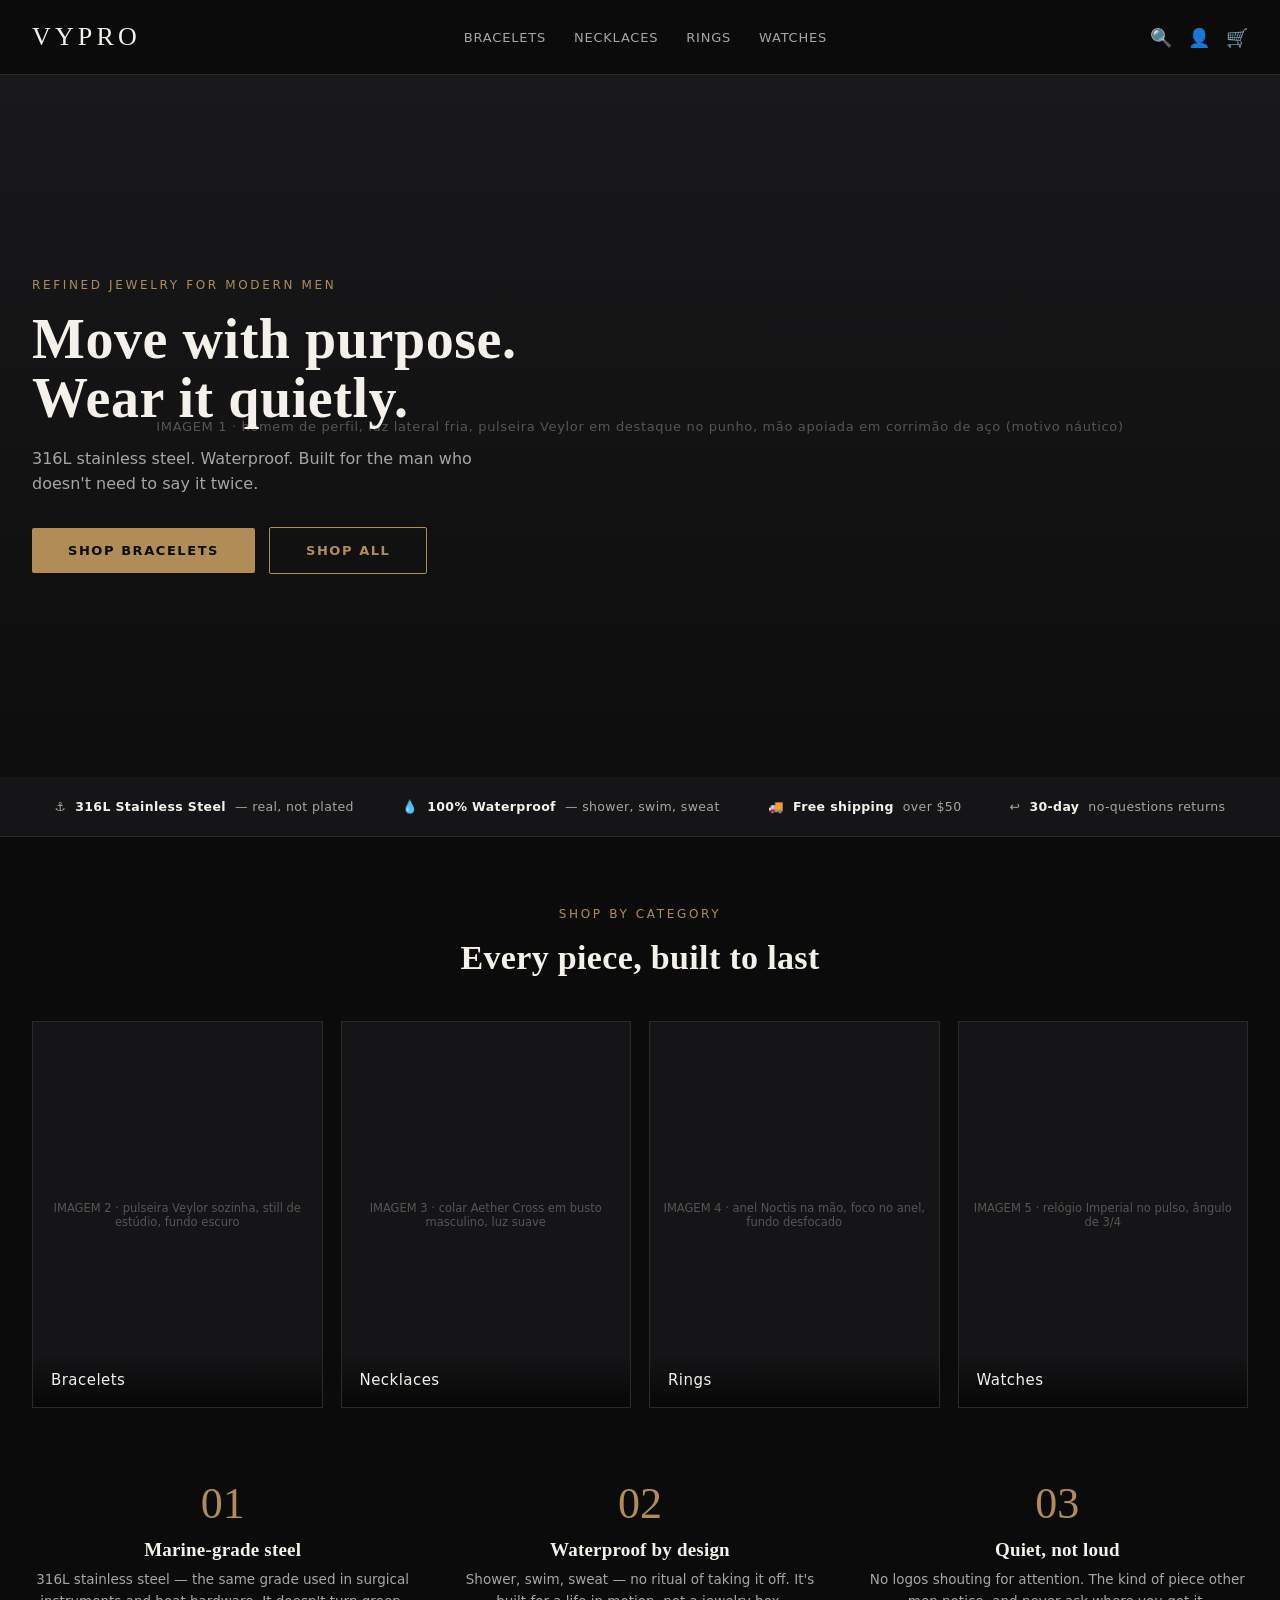
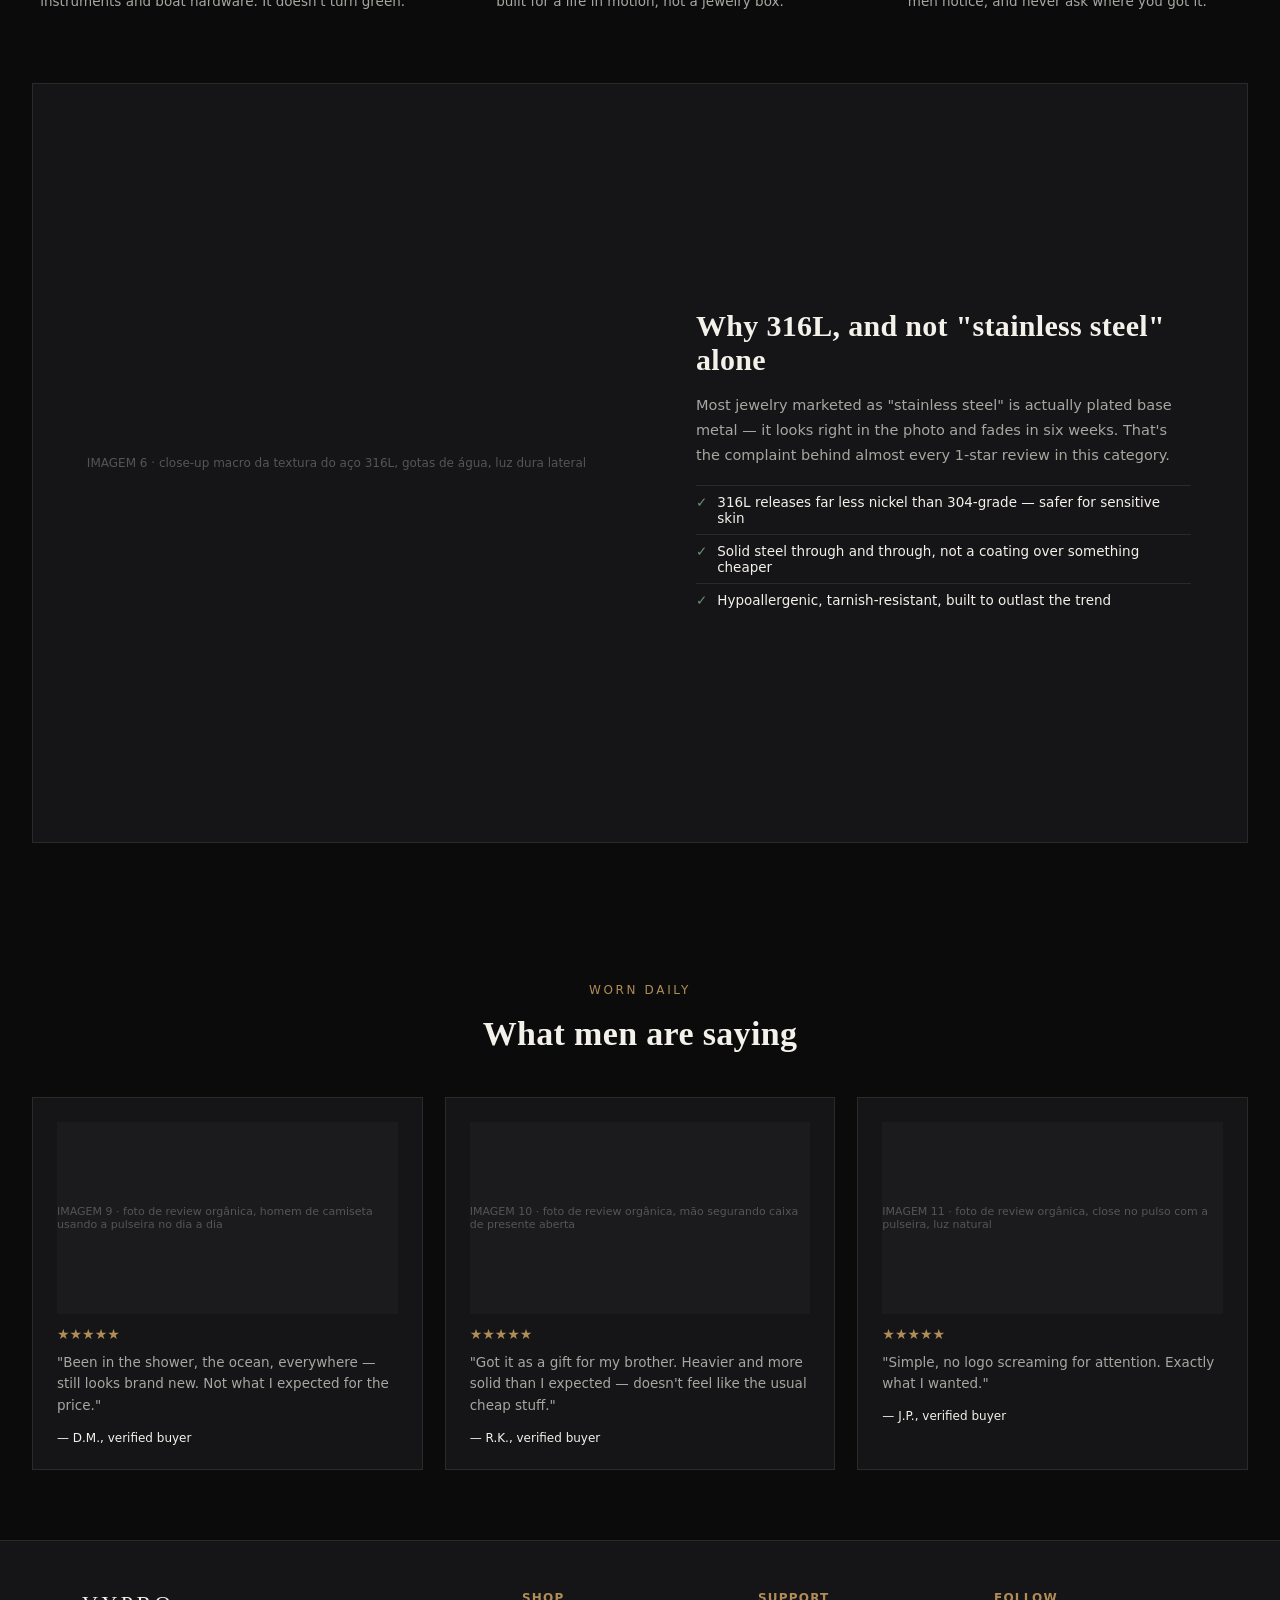
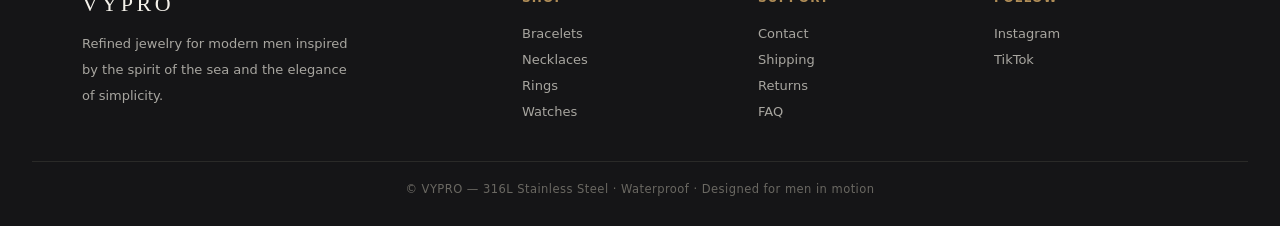
<file: paginas/mockup-home.html>
<!DOCTYPE html><html lang="en"><head><meta charset="UTF-8">
<meta name="viewport" content="width=device-width, initial-scale=1.0">
<title>Vyprro — mockup home</title>
<style>
:root{--bg:#0B0B0C;--bg2:#151517;--ink:#F4F1EA;--brass:#B08D57;--line:#2A2A28;--good:#6B8F71;--dim:#A8A6A0}
*{box-sizing:border-box;margin:0;padding:0;min-width:0}
html,body{overflow-x:hidden;max-width:100vw}
img{max-width:100%}
body{background:var(--bg);color:var(--ink);font-family:'Inter',system-ui,sans-serif;-webkit-font-smoothing:antialiased}
h1,h2,h3{font-family:'Cormorant Garamond','Georgia',serif;font-weight:600;letter-spacing:.01em}
.wrap{max-width:1180px;margin:0 auto;padding:0 32px}
a{color:inherit;text-decoration:none}
/* header */
header.top{display:flex;align-items:center;justify-content:space-between;padding:22px 32px;border-bottom:1px solid var(--line)}
.logo{font-family:'Cormorant Garamond',serif;font-size:26px;letter-spacing:.16em}
.navlinks{display:flex;gap:28px;font-size:13px;letter-spacing:.06em;text-transform:uppercase;color:var(--dim)}
.navicons{display:flex;gap:16px;font-size:18px}
/* hero */
.hero{position:relative;min-height:78vh;display:flex;align-items:center;background:linear-gradient(180deg,rgba(11,11,12,.15),rgba(11,11,12,.85)),#1b1b1d}
.hero .ph{position:absolute;inset:0;display:flex;align-items:center;justify-content:center;color:#555;font-size:13px;text-align:center;letter-spacing:.05em}
.hero-in{position:relative;z-index:1;padding:80px 32px;max-width:640px}
.eyebrow{font-size:12px;letter-spacing:.22em;text-transform:uppercase;color:var(--brass);margin-bottom:18px}
.hero h1{font-size:56px;line-height:1.05;margin-bottom:18px}
.hero p{color:var(--dim);font-size:16px;line-height:1.6;margin-bottom:30px;max-width:460px}
.btn{display:inline-block;background:var(--brass);color:#0B0B0C;padding:15px 36px;font-size:13px;letter-spacing:.12em;text-transform:uppercase;font-weight:600;border-radius:2px}
.btn.ghost{background:transparent;border:1px solid var(--brass);color:var(--brass);margin-left:14px}
/* trust bar */
.trustbar{display:flex;justify-content:center;gap:48px;padding:22px 32px;border-bottom:1px solid var(--line);flex-wrap:wrap;background:var(--bg2)}
.trustitem{display:flex;align-items:center;gap:9px;font-size:12.5px;color:var(--dim);letter-spacing:.03em}
.trustitem b{color:var(--ink);font-weight:600}
/* categories */
.section{padding:70px 32px}
.sec-h{text-align:center;margin-bottom:44px}
.sec-h .eyebrow{justify-content:center;display:flex}
.sec-h h2{font-size:34px}
.cats{display:grid;grid-template-columns:repeat(4,1fr);gap:18px}
.cat{position:relative;aspect-ratio:3/4;background:var(--bg2);border:1px solid var(--line);display:flex;align-items:flex-end;overflow:hidden}
.cat .ph{position:absolute;inset:0;display:flex;align-items:center;justify-content:center;color:#555;font-size:11.5px;text-align:center;padding:12px}
.cat span{position:relative;z-index:1;padding:18px;font-size:15px;background:linear-gradient(0deg,rgba(0,0,0,.65),transparent);width:100%;letter-spacing:.03em}
/* how it works */
.how{display:grid;grid-template-columns:repeat(3,1fr);gap:36px;text-align:center}
.how .n{font-family:'Cormorant Garamond',serif;font-size:44px;color:var(--brass);margin-bottom:10px}
.how h3{font-size:19px;margin-bottom:8px}
.how p{color:var(--dim);font-size:13.5px;line-height:1.6}
/* editorial / material story */
.editorial{display:grid;grid-template-columns:1fr 1fr;gap:0;align-items:center;background:var(--bg2);border:1px solid var(--line)}
.editorial .ph{aspect-ratio:4/5;display:flex;align-items:center;justify-content:center;color:#555;font-size:12px;text-align:center;padding:16px}
.editorial .txt{padding:56px}
.editorial h2{font-size:30px;margin-bottom:16px}
.editorial p{color:var(--dim);font-size:14.5px;line-height:1.7;margin-bottom:14px}
.editorial ul{list-style:none;margin-top:18px}
.editorial li{font-size:13.5px;color:var(--ink);padding:8px 0;border-top:1px solid var(--line);display:flex;gap:10px}
.editorial li b{color:var(--good)}
/* reviews */
.reviews{display:grid;grid-template-columns:repeat(3,1fr);gap:22px}
.rev{background:var(--bg2);border:1px solid var(--line);padding:24px}
.stars{color:var(--brass);font-size:14px;margin-bottom:10px}
.rev p{font-size:13.5px;color:var(--dim);line-height:1.6;margin-bottom:14px}
.rev .who{font-size:12px;color:var(--ink);display:flex;align-items:center;gap:8px}
.rev .ph{width:100%;aspect-ratio:16/9;background:#1b1b1d;display:flex;align-items:center;justify-content:center;color:#555;font-size:11px;margin-bottom:12px}
/* footer */
footer{border-top:1px solid var(--line);padding:50px 32px 30px;background:var(--bg2)}
.fgrid{display:grid;grid-template-columns:2fr 1fr 1fr 1fr;gap:32px;margin-bottom:36px}
footer h4{font-size:12px;letter-spacing:.1em;text-transform:uppercase;color:var(--brass);margin-bottom:16px}
footer p,footer a{font-size:13px;color:var(--dim);line-height:2}
.fbottom{border-top:1px solid var(--line);padding-top:20px;text-align:center;font-size:11.5px;color:#6a6862;letter-spacing:.04em}
/* sticky mobile hint (desktop invisible) */
@media(max-width:720px){
  .cats{grid-template-columns:repeat(2,1fr)}
  .how{grid-template-columns:1fr}
  .editorial{grid-template-columns:1fr}
  .reviews{grid-template-columns:1fr}
  .hero h1{font-size:38px}
  .fgrid{grid-template-columns:1fr 1fr}
  .navlinks{display:none}
}
</style></head>
<body>

<!-- BLOCO: hero -->
<header class="top">
<div class="logo">VYPRO</div>
<div class="navlinks"><a>Bracelets</a><a>Necklaces</a><a>Rings</a><a>Watches</a></div>
<div class="navicons"><a>🔍</a><a>👤</a><a>🛒</a></div>
</header>

<section class="hero">
<div class="ph">IMAGEM 1 · homem de perfil, luz lateral fria, pulseira Veylor em destaque no punho, mão apoiada em corrimão de aço (motivo náutico)</div>
<div class="hero-in">
<div class="eyebrow">Refined jewelry for modern men</div>
<h1>Move with purpose.<br>Wear it quietly.</h1>
<p>316L stainless steel. Waterproof. Built for the man who doesn't need to say it twice.</p>
<a class="btn" href="#">Shop Bracelets</a><a class="btn ghost" href="#">Shop All</a>
</div>
</section>
<!-- /BLOCO: hero -->

<!-- BLOCO: trust-bar -->
<div class="trustbar">
<div class="trustitem">⚓ <b>316L Stainless Steel</b> — real, not plated</div>
<div class="trustitem">💧 <b>100% Waterproof</b> — shower, swim, sweat</div>
<div class="trustitem">🚚 <b>Free shipping</b> over $50</div>
<div class="trustitem">↩ <b>30-day</b> no-questions returns</div>
</div>
<!-- /BLOCO: trust-bar -->

<!-- BLOCO: shop-by-occasion -->
<section class="section">
<div class="sec-h"><div class="eyebrow">Shop by category</div><h2>Every piece, built to last</h2></div>
<div class="cats">
<div class="cat"><div class="ph">IMAGEM 2 · pulseira Veylor sozinha, still de estúdio, fundo escuro</div><span>Bracelets</span></div>
<div class="cat"><div class="ph">IMAGEM 3 · colar Aether Cross em busto masculino, luz suave</div><span>Necklaces</span></div>
<div class="cat"><div class="ph">IMAGEM 4 · anel Noctis na mão, foco no anel, fundo desfocado</div><span>Rings</span></div>
<div class="cat"><div class="ph">IMAGEM 5 · relógio Imperial no pulso, ângulo de 3/4</div><span>Watches</span></div>
</div>
</section>
<!-- /BLOCO: shop-by-occasion -->

<!-- BLOCO: how-it-works -->
<section class="section" style="padding-top:0">
<div class="how">
<div><div class="n">01</div><h3>Marine-grade steel</h3><p>316L stainless steel — the same grade used in surgical instruments and boat hardware. It doesn't turn green.</p></div>
<div><div class="n">02</div><h3>Waterproof by design</h3><p>Shower, swim, sweat — no ritual of taking it off. It's built for a life in motion, not a jewelry box.</p></div>
<div><div class="n">03</div><h3>Quiet, not loud</h3><p>No logos shouting for attention. The kind of piece other men notice, and never ask where you got it.</p></div>
</div>
</section>
<!-- /BLOCO: how-it-works -->

<!-- BLOCO: the-pair (usado aqui como "a história do material") -->
<section class="section" style="padding-top:0">
<div class="editorial">
<div class="ph">IMAGEM 6 · close-up macro da textura do aço 316L, gotas de água, luz dura lateral</div>
<div class="txt">
<h2>Why 316L, and not "stainless steel" alone</h2>
<p>Most jewelry marketed as "stainless steel" is actually plated base metal — it looks right in the photo and fades in six weeks. That's the complaint behind almost every 1-star review in this category.</p>
<ul>
<li><b>✓</b> 316L releases far less nickel than 304-grade — safer for sensitive skin</li>
<li><b>✓</b> Solid steel through and through, not a coating over something cheaper</li>
<li><b>✓</b> Hypoallergenic, tarnish-resistant, built to outlast the trend</li>
</ul>
</div>
</div>
</section>
<!-- /BLOCO: the-pair -->

<!-- BLOCO: reviews -->
<section class="section">
<div class="sec-h"><div class="eyebrow">Worn daily</div><h2>What men are saying</h2></div>
<div class="reviews">
<div class="rev"><div class="ph">IMAGEM 9 · foto de review orgânica, homem de camiseta usando a pulseira no dia a dia</div><div class="stars">★★★★★</div><p>"Been in the shower, the ocean, everywhere — still looks brand new. Not what I expected for the price."</p><div class="who">— D.M., verified buyer</div></div>
<div class="rev"><div class="ph">IMAGEM 10 · foto de review orgânica, mão segurando caixa de presente aberta</div><div class="stars">★★★★★</div><p>"Got it as a gift for my brother. Heavier and more solid than I expected — doesn't feel like the usual cheap stuff."</p><div class="who">— R.K., verified buyer</div></div>
<div class="rev"><div class="ph">IMAGEM 11 · foto de review orgânica, close no pulso com a pulseira, luz natural</div><div class="stars">★★★★★</div><p>"Simple, no logo screaming for attention. Exactly what I wanted."</p><div class="who">— J.P., verified buyer</div></div>
</div>
</section>
<!-- /BLOCO: reviews -->

<!-- BLOCO: fecho -->
<footer>
<div class="wrap fgrid">
<div><div class="logo" style="font-size:22px">VYPRO</div><p style="margin-top:14px;max-width:280px">Refined jewelry for modern men inspired by the spirit of the sea and the elegance of simplicity.</p></div>
<div><h4>Shop</h4><a href="#">Bracelets</a><br><a href="#">Necklaces</a><br><a href="#">Rings</a><br><a href="#">Watches</a></div>
<div><h4>Support</h4><a href="#">Contact</a><br><a href="#">Shipping</a><br><a href="#">Returns</a><br><a href="#">FAQ</a></div>
<div><h4>Follow</h4><a href="#">Instagram</a><br><a href="#">TikTok</a></div>
</div>
<div class="fbottom">© VYPRO — 316L Stainless Steel · Waterproof · Designed for men in motion</div>
</footer>
<!-- /BLOCO: fecho -->

</body></html>
</file>
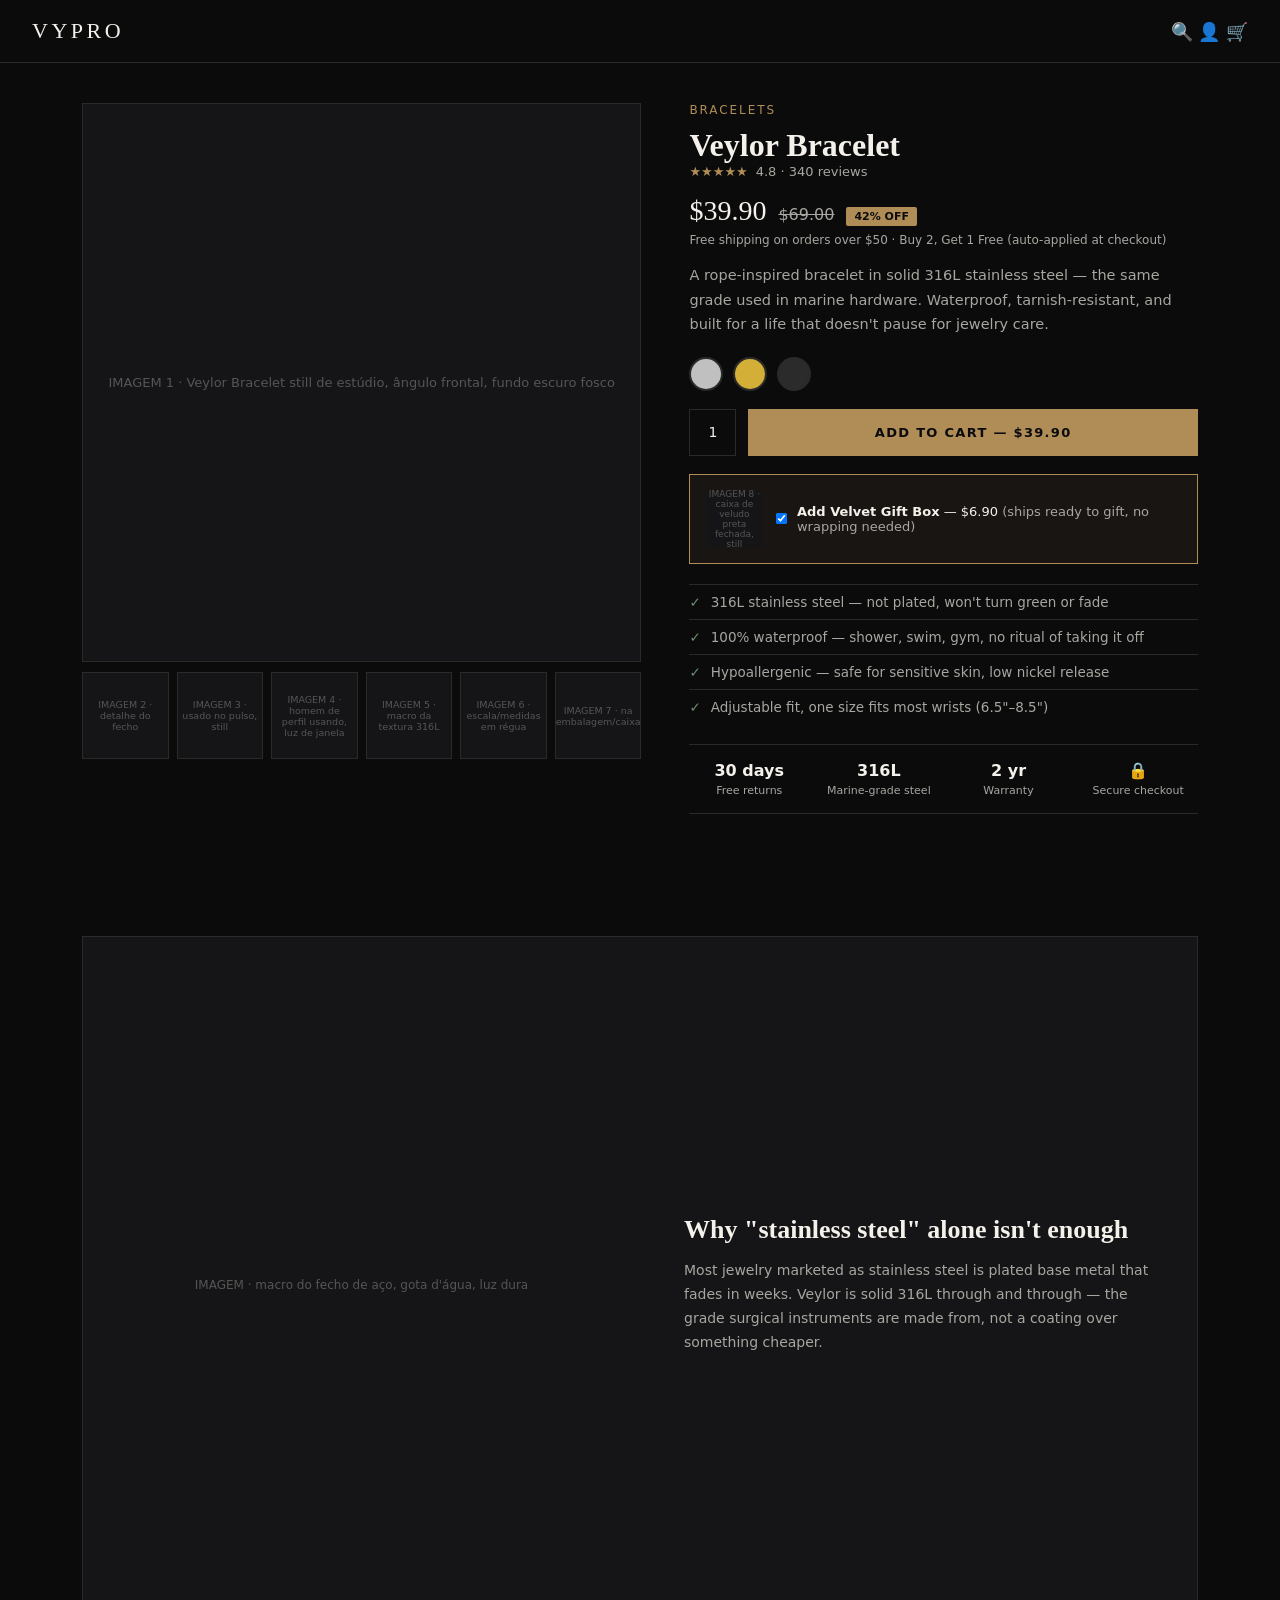
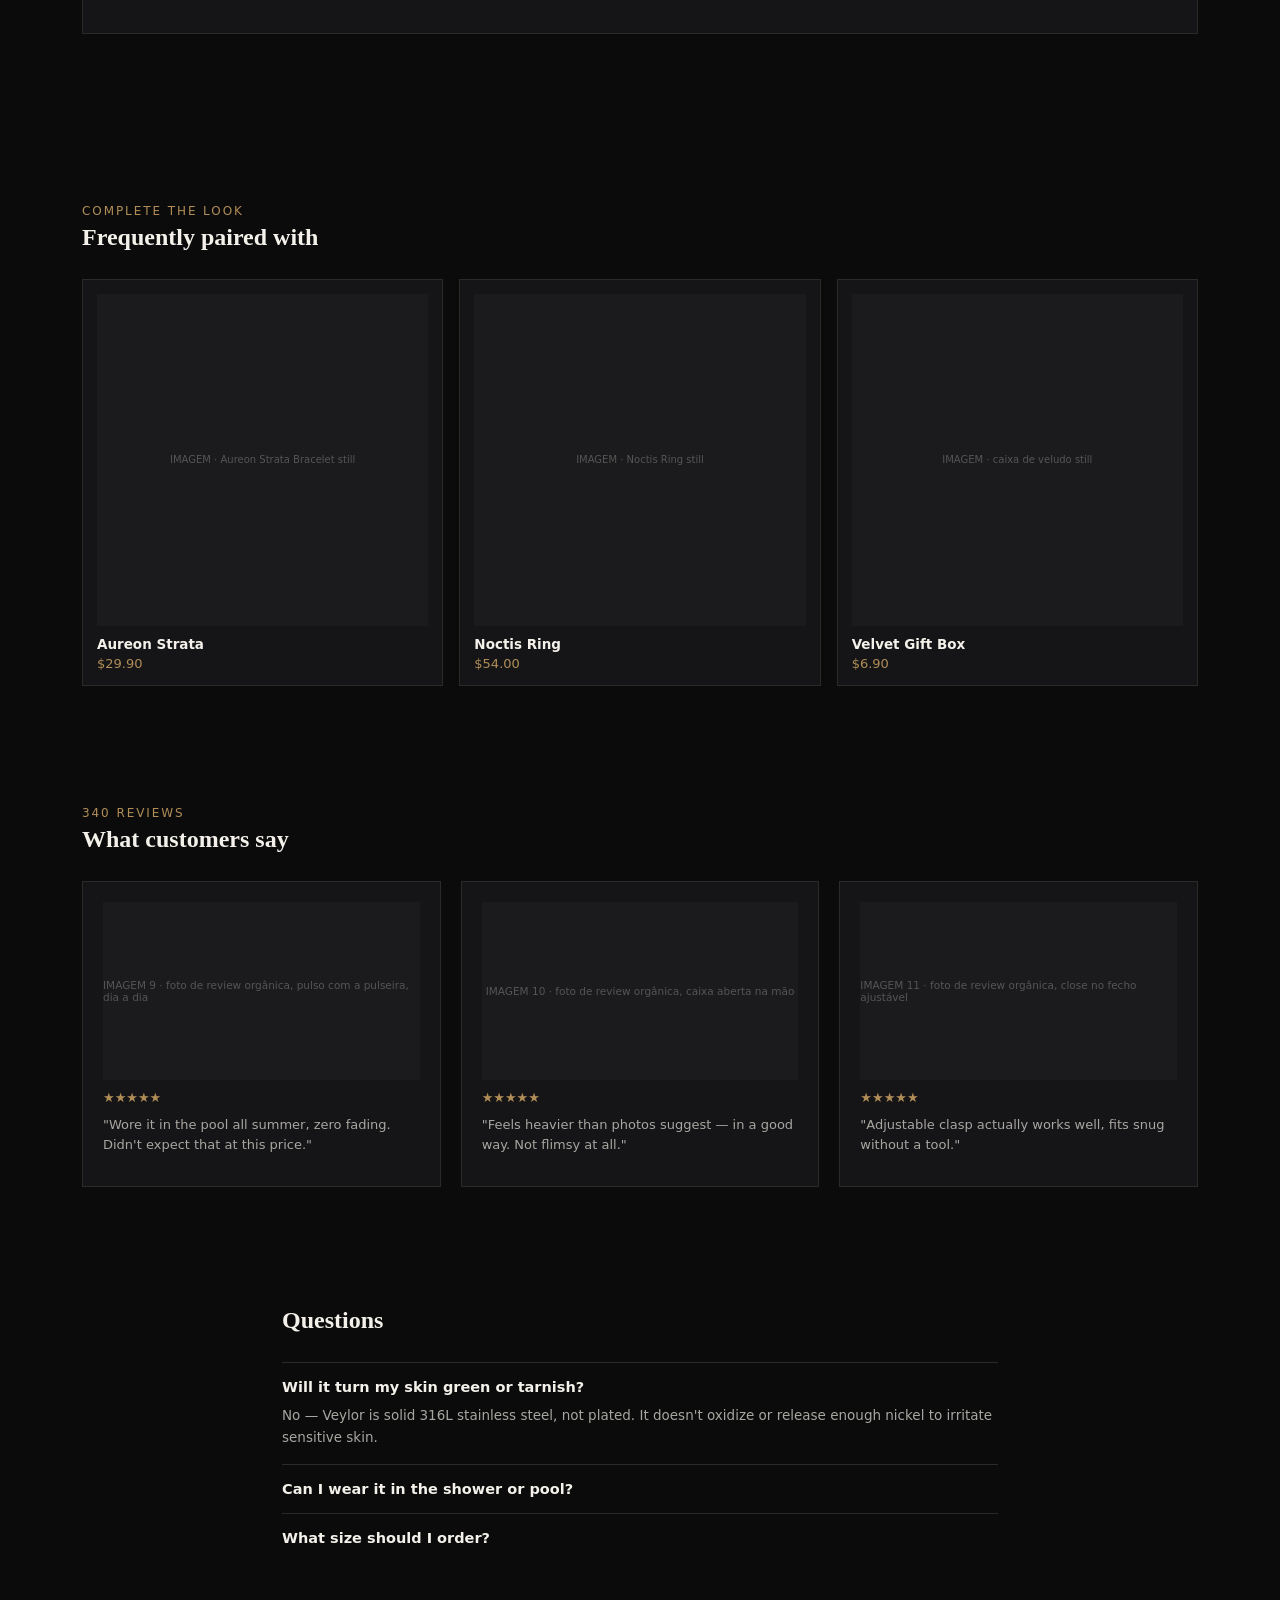
<file: paginas/mockup-pdp.html>
<!DOCTYPE html><html lang="en"><head><meta charset="UTF-8">
<meta name="viewport" content="width=device-width, initial-scale=1.0">
<title>Vyprro — mockup PDP</title>
<style>
:root{--bg:#0B0B0C;--bg2:#151517;--ink:#F4F1EA;--brass:#B08D57;--line:#2A2A28;--good:#6B8F71;--dim:#A8A6A0}
*{box-sizing:border-box;margin:0;padding:0;min-width:0}
html,body{overflow-x:hidden;max-width:100vw}
img{max-width:100%}
body{background:var(--bg);color:var(--ink);font-family:'Inter',system-ui,sans-serif;-webkit-font-smoothing:antialiased;padding-bottom:76px}
h1,h2,h3{font-family:'Cormorant Garamond','Georgia',serif;font-weight:600}
a{color:inherit;text-decoration:none}
header.top{display:flex;align-items:center;justify-content:space-between;padding:18px 32px;border-bottom:1px solid var(--line)}
.logo{font-family:'Cormorant Garamond',serif;font-size:22px;letter-spacing:.16em}
.pdp{display:grid;grid-template-columns:1.1fr 1fr;gap:48px;padding:40px 32px;max-width:1180px;margin:0 auto}
/* galeria */
.gal-main{aspect-ratio:1/1;background:var(--bg2);border:1px solid var(--line);display:flex;align-items:center;justify-content:center;color:#555;font-size:13px;text-align:center;padding:20px;margin-bottom:10px}
.gal-thumbs{display:grid;grid-template-columns:repeat(6,1fr);gap:8px}
.gal-thumbs div{aspect-ratio:1/1;background:var(--bg2);border:1px solid var(--line);display:flex;align-items:center;justify-content:center;color:#555;font-size:9.5px;text-align:center;padding:4px}
/* info */
.eyebrow{font-size:12px;letter-spacing:.16em;text-transform:uppercase;color:var(--brass);margin-bottom:10px}
.info h1{font-size:32px;margin-bottom:8px}
.stars-line{display:flex;align-items:center;gap:8px;font-size:13px;color:var(--dim);margin-bottom:16px}
.stars-line .stars{color:var(--brass)}
.price-row{display:flex;align-items:baseline;gap:12px;margin-bottom:6px}
.price{font-size:28px;font-family:'Cormorant Garamond',serif}
.price-de{font-size:16px;color:var(--dim);text-decoration:line-through}
.badge-off{background:var(--brass);color:#0B0B0C;font-size:11px;padding:3px 8px;border-radius:2px;font-weight:700}
.lede{color:var(--dim);font-size:14.5px;line-height:1.7;margin:16px 0 20px}
.variants{display:flex;gap:10px;margin-bottom:18px}
.vswatch{width:34px;height:34px;border-radius:50%;border:2px solid var(--line);cursor:pointer}
.qty-cart{display:flex;gap:12px;margin-bottom:18px}
.qty{border:1px solid var(--line);padding:14px 18px;font-size:14px}
.addcart{flex:1;background:var(--brass);color:#0B0B0C;padding:16px;text-align:center;font-size:13px;letter-spacing:.1em;text-transform:uppercase;font-weight:700}
/* order bump */
.bump{border:1px solid var(--brass);background:rgba(176,141,87,.08);padding:16px;display:flex;gap:14px;align-items:center;margin-bottom:20px}
.bump .ph{width:56px;height:56px;background:var(--bg2);flex:none;display:flex;align-items:center;justify-content:center;font-size:9px;text-align:center;color:#555}
.bump label{display:flex;gap:10px;align-items:center;font-size:13px}
/* bullets objecao */
.bullets{list-style:none;margin-bottom:20px}
.bullets li{display:flex;gap:10px;font-size:13.5px;padding:9px 0;border-top:1px solid var(--line);color:var(--dim)}
.bullets li b{color:var(--good);flex:none}
/* faixa confianca */
.confianca{display:flex;justify-content:space-between;gap:10px;padding:16px 0;border-top:1px solid var(--line);border-bottom:1px solid var(--line);margin-bottom:22px}
.confianca div{text-align:center;font-size:11px;color:var(--dim);flex:1}
.confianca div b{display:block;font-size:16px;color:var(--ink);margin-bottom:4px}
/* editorial beat */
.section{padding:60px 32px;max-width:1180px;margin:0 auto}
.editorial{display:grid;grid-template-columns:1fr 1fr;gap:0;background:var(--bg2);border:1px solid var(--line);align-items:center}
.editorial .ph{aspect-ratio:4/5;display:flex;align-items:center;justify-content:center;color:#555;font-size:12px;text-align:center;padding:16px}
.editorial .txt{padding:44px}
.editorial h2{font-size:26px;margin-bottom:14px}
.editorial p{color:var(--dim);font-size:14px;line-height:1.7}
/* upsell */
.upsell{margin-top:50px}
.sec-h{margin-bottom:28px}
.sec-h .eyebrow{margin-bottom:6px}
.upgrid{display:grid;grid-template-columns:repeat(3,1fr);gap:16px}
.ucard{background:var(--bg2);border:1px solid var(--line);padding:14px}
.ucard .ph{aspect-ratio:1/1;background:#1b1b1d;display:flex;align-items:center;justify-content:center;color:#555;font-size:10px;text-align:center;margin-bottom:10px}
.ucard h4{font-size:13.5px;margin-bottom:4px}
.ucard .p{font-size:13px;color:var(--brass)}
/* reviews */
.reviews{display:grid;grid-template-columns:repeat(3,1fr);gap:20px}
.rev{background:var(--bg2);border:1px solid var(--line);padding:20px}
.rev .ph{width:100%;aspect-ratio:16/9;background:#1b1b1d;display:flex;align-items:center;justify-content:center;color:#555;font-size:10.5px;margin-bottom:10px}
.rev p{font-size:13px;color:var(--dim);line-height:1.6;margin:10px 0}
.rev .stars{color:var(--brass);font-size:13px}
/* faq */
.faq-item{border-top:1px solid var(--line);padding:16px 0}
.faq-item summary{cursor:pointer;font-size:14.5px;font-weight:600;list-style:none}
.faq-item p{color:var(--dim);font-size:13.5px;margin-top:10px;line-height:1.6}
/* sticky mobile */
.sticky{background:var(--bg2);border-top:1px solid var(--line);padding:12px 16px;display:none;align-items:center;gap:12px;margin-top:40px}
.sticky .price{font-size:18px}
.sticky .addcart{flex:1;padding:13px}
@media(max-width:820px){
  .pdp{grid-template-columns:1fr;gap:24px;padding:20px 18px}
  .editorial{grid-template-columns:1fr}
  .upgrid{grid-template-columns:1fr 1fr}
  .reviews{grid-template-columns:1fr}
  .confianca{flex-wrap:wrap}
  .sticky{display:flex}
  body{padding-bottom:76px}
}
</style></head>
<body>

<header class="top"><div class="logo">VYPRO</div><div style="font-size:18px">🔍 👤 🛒</div></header>

<div class="pdp">
<!-- BLOCO: galeria -->
<div>
<div class="gal-main">IMAGEM 1 · Veylor Bracelet still de estúdio, ângulo frontal, fundo escuro fosco</div>
<div class="gal-thumbs">
<div>IMAGEM 2 · detalhe do fecho</div>
<div>IMAGEM 3 · usado no pulso, still</div>
<div>IMAGEM 4 · homem de perfil usando, luz de janela</div>
<div>IMAGEM 5 · macro da textura 316L</div>
<div>IMAGEM 6 · escala/medidas em régua</div>
<div>IMAGEM 7 · na embalagem/caixa</div>
</div>
</div>
<!-- /BLOCO: galeria -->

<div>
<!-- BLOCO: prova-social -->
<div class="eyebrow">Bracelets</div>
<h1>Veylor Bracelet</h1>
<div class="stars-line"><span class="stars">★★★★★</span> 4.8 · 340 reviews</div>
<!-- /BLOCO: prova-social -->

<!-- BLOCO: preco-ancora -->
<div class="price-row"><span class="price">$39.90</span><span class="price-de">$69.00</span><span class="badge-off">42% OFF</span></div>
<p style="font-size:12px;color:var(--dim)">Free shipping on orders over $50 · Buy 2, Get 1 Free (auto-applied at checkout)</p>
<!-- /BLOCO: preco-ancora -->

<div class="lede">A rope-inspired bracelet in solid 316L stainless steel — the same grade used in marine hardware. Waterproof, tarnish-resistant, and built for a life that doesn't pause for jewelry care.</div>

<div class="variants"><div class="vswatch" style="background:#c0c0c0"></div><div class="vswatch" style="background:#d4af37"></div><div class="vswatch" style="background:#2b2b2b"></div></div>

<div class="qty-cart"><div class="qty">1</div><div class="addcart">Add to Cart — $39.90</div></div>

<!-- BLOCO: order-bump -->
<div class="bump">
<div class="ph">IMAGEM 8 · caixa de veludo preta fechada, still</div>
<label><input type="checkbox" checked> <span><b>Add Velvet Gift Box</b> — $6.90 <span style="color:var(--dim)">(ships ready to gift, no wrapping needed)</span></span></label>
</div>
<!-- /BLOCO: order-bump -->

<!-- BLOCO: bullets-objecao -->
<ul class="bullets">
<li><b>✓</b> 316L stainless steel — not plated, won't turn green or fade</li>
<li><b>✓</b> 100% waterproof — shower, swim, gym, no ritual of taking it off</li>
<li><b>✓</b> Hypoallergenic — safe for sensitive skin, low nickel release</li>
<li><b>✓</b> Adjustable fit, one size fits most wrists (6.5"–8.5")</li>
</ul>
<!-- /BLOCO: bullets-objecao -->

<!-- BLOCO: faixa-confianca -->
<div class="confianca">
<div><b>30 days</b>Free returns</div>
<div><b>316L</b>Marine-grade steel</div>
<div><b>2 yr</b>Warranty</div>
<div><b>🔒</b>Secure checkout</div>
</div>
<!-- /BLOCO: faixa-confianca -->
</div>
</div>

<!-- BLOCO: editorial-beat -->
<section class="section">
<div class="editorial">
<div class="ph">IMAGEM · macro do fecho de aço, gota d'água, luz dura</div>
<div class="txt"><h2>Why "stainless steel" alone isn't enough</h2>
<p>Most jewelry marketed as stainless steel is plated base metal that fades in weeks. Veylor is solid 316L through and through — the grade surgical instruments are made from, not a coating over something cheaper.</p></div>
</div>
</section>
<!-- /BLOCO: editorial-beat -->

<!-- BLOCO: upsell -->
<section class="section upsell">
<div class="sec-h"><div class="eyebrow">Complete the look</div><h2 style="font-size:24px">Frequently paired with</h2></div>
<div class="upgrid">
<div class="ucard"><div class="ph">IMAGEM · Aureon Strata Bracelet still</div><h4>Aureon Strata</h4><div class="p">$29.90</div></div>
<div class="ucard"><div class="ph">IMAGEM · Noctis Ring still</div><h4>Noctis Ring</h4><div class="p">$54.00</div></div>
<div class="ucard"><div class="ph">IMAGEM · caixa de veludo still</div><h4>Velvet Gift Box</h4><div class="p">$6.90</div></div>
</div>
</section>
<!-- /BLOCO: upsell -->

<!-- BLOCO: reviews -->
<section class="section">
<div class="sec-h"><div class="eyebrow">340 reviews</div><h2 style="font-size:24px">What customers say</h2></div>
<div class="reviews">
<div class="rev"><div class="ph">IMAGEM 9 · foto de review orgânica, pulso com a pulseira, dia a dia</div><div class="stars">★★★★★</div><p>"Wore it in the pool all summer, zero fading. Didn't expect that at this price."</p></div>
<div class="rev"><div class="ph">IMAGEM 10 · foto de review orgânica, caixa aberta na mão</div><div class="stars">★★★★★</div><p>"Feels heavier than photos suggest — in a good way. Not flimsy at all."</p></div>
<div class="rev"><div class="ph">IMAGEM 11 · foto de review orgânica, close no fecho ajustável</div><div class="stars">★★★★★</div><p>"Adjustable clasp actually works well, fits snug without a tool."</p></div>
</div>
</section>
<!-- /BLOCO: reviews -->

<!-- BLOCO: faq -->
<section class="section" style="max-width:780px">
<div class="sec-h"><h2 style="font-size:24px">Questions</h2></div>
<details class="faq-item" open><summary>Will it turn my skin green or tarnish?</summary><p>No — Veylor is solid 316L stainless steel, not plated. It doesn't oxidize or release enough nickel to irritate sensitive skin.</p></details>
<details class="faq-item"><summary>Can I wear it in the shower or pool?</summary><p>Yes. It's fully waterproof — shower, swim, sweat, no need to take it off.</p></details>
<details class="faq-item"><summary>What size should I order?</summary><p>One adjustable size fits most wrists from 6.5" to 8.5". The clasp slides to fit.</p></details>
</section>
<!-- /BLOCO: faq -->

<!-- BLOCO: sticky-mobile -->
<div class="sticky"><span class="price">$39.90</span><div class="addcart">Add to Cart</div></div>
<!-- /BLOCO: sticky-mobile -->

</body></html>
</file>
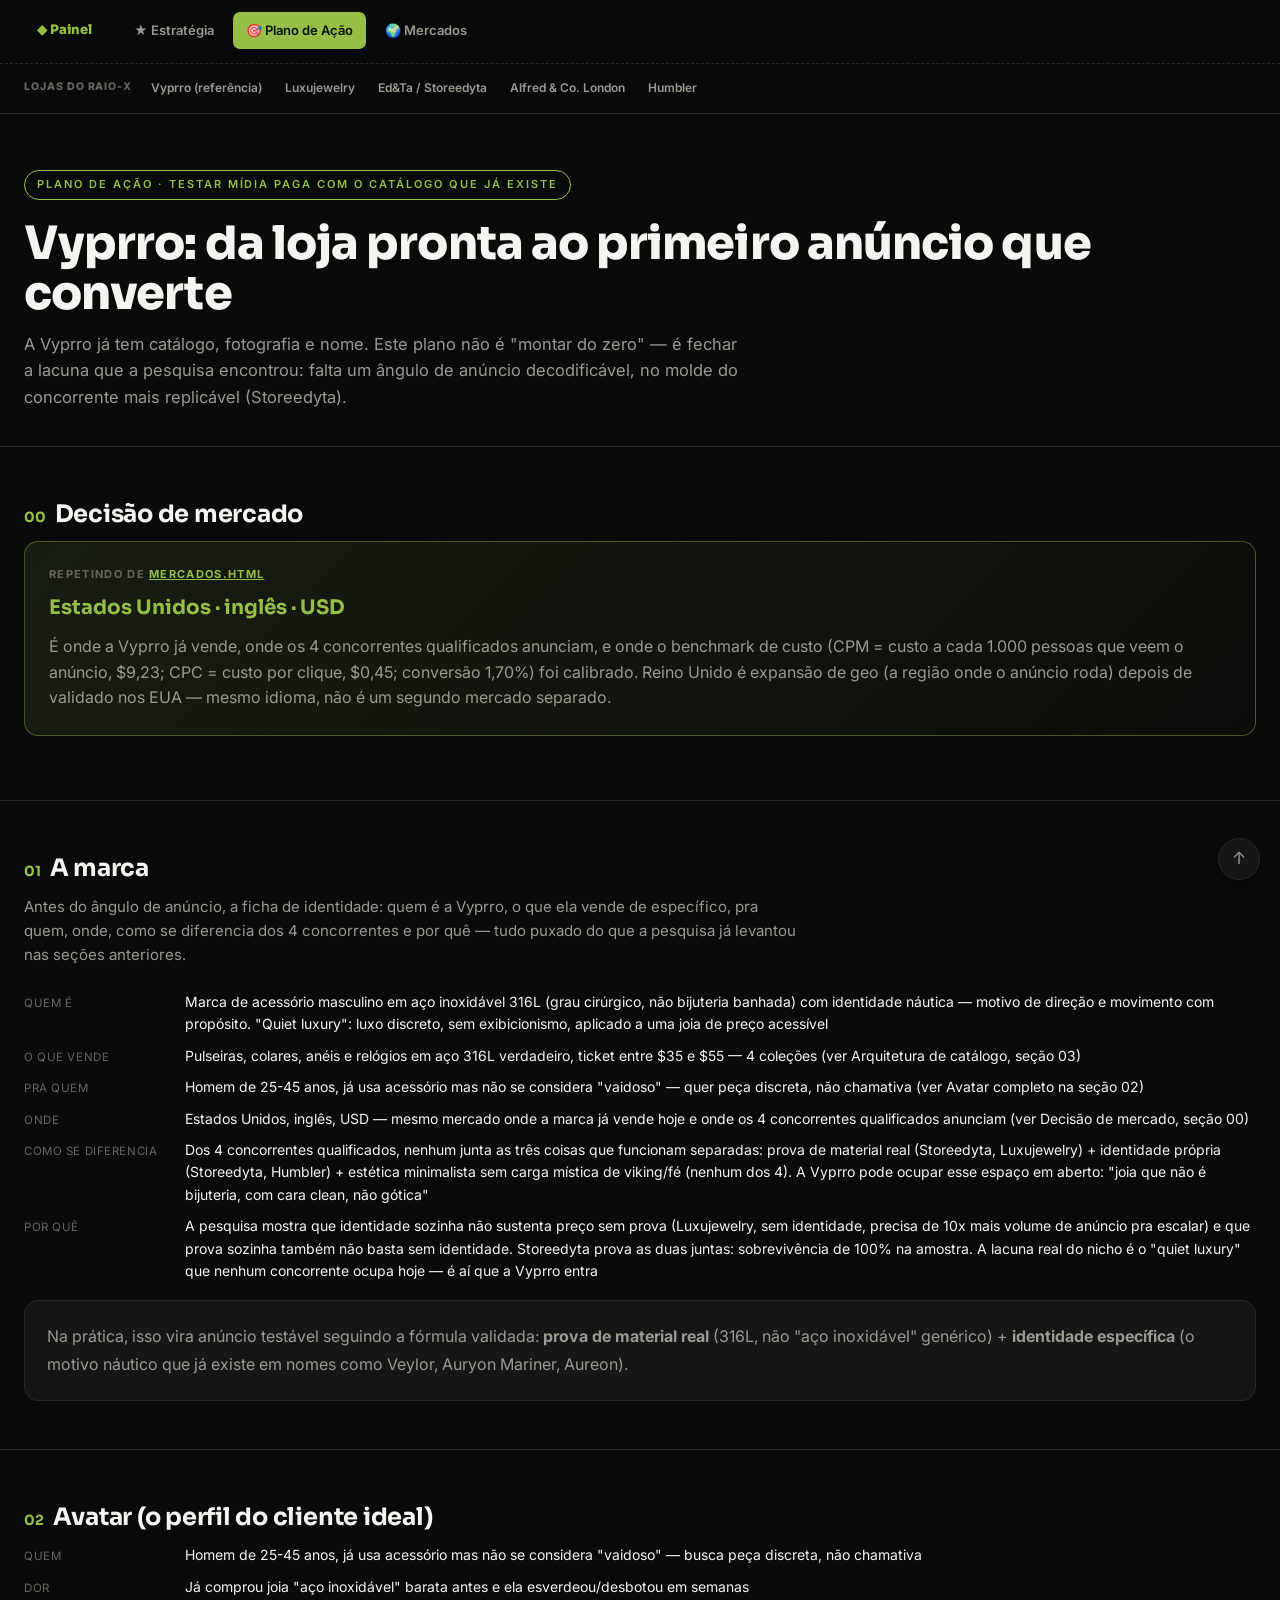
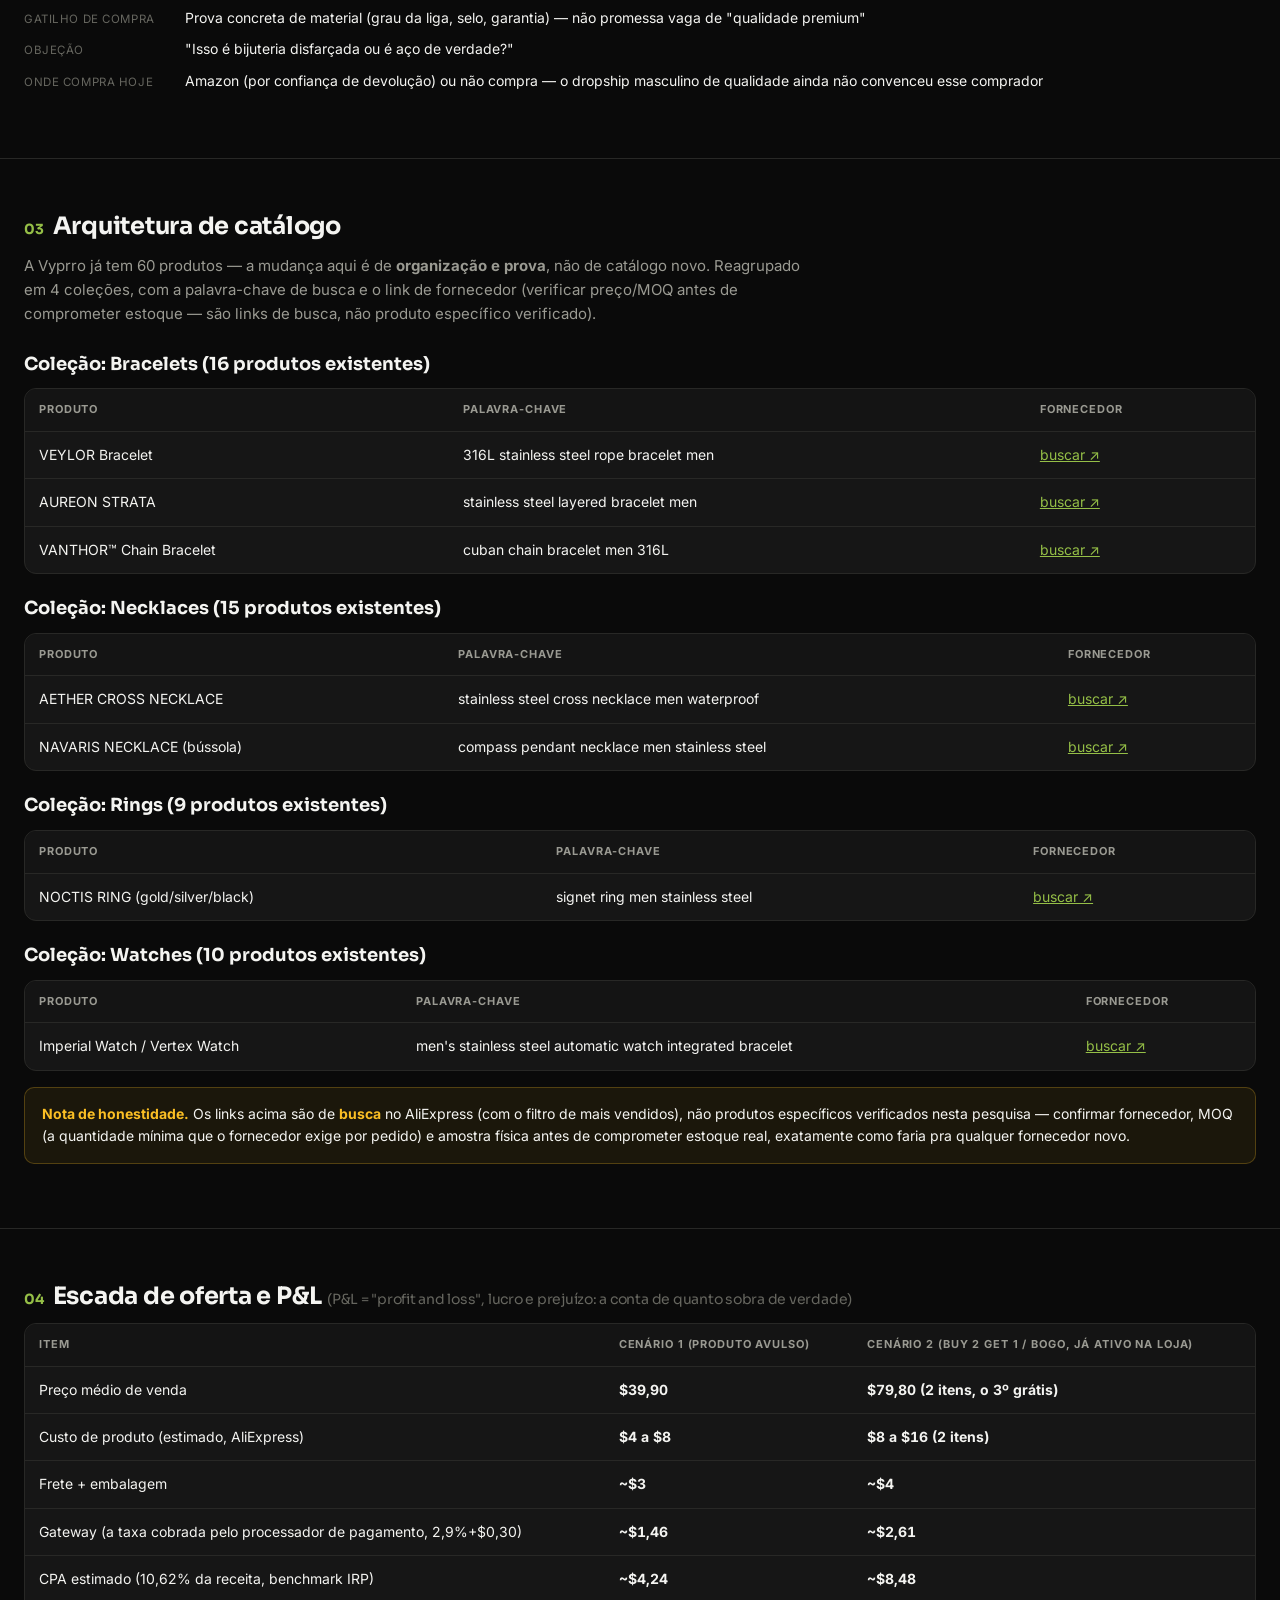
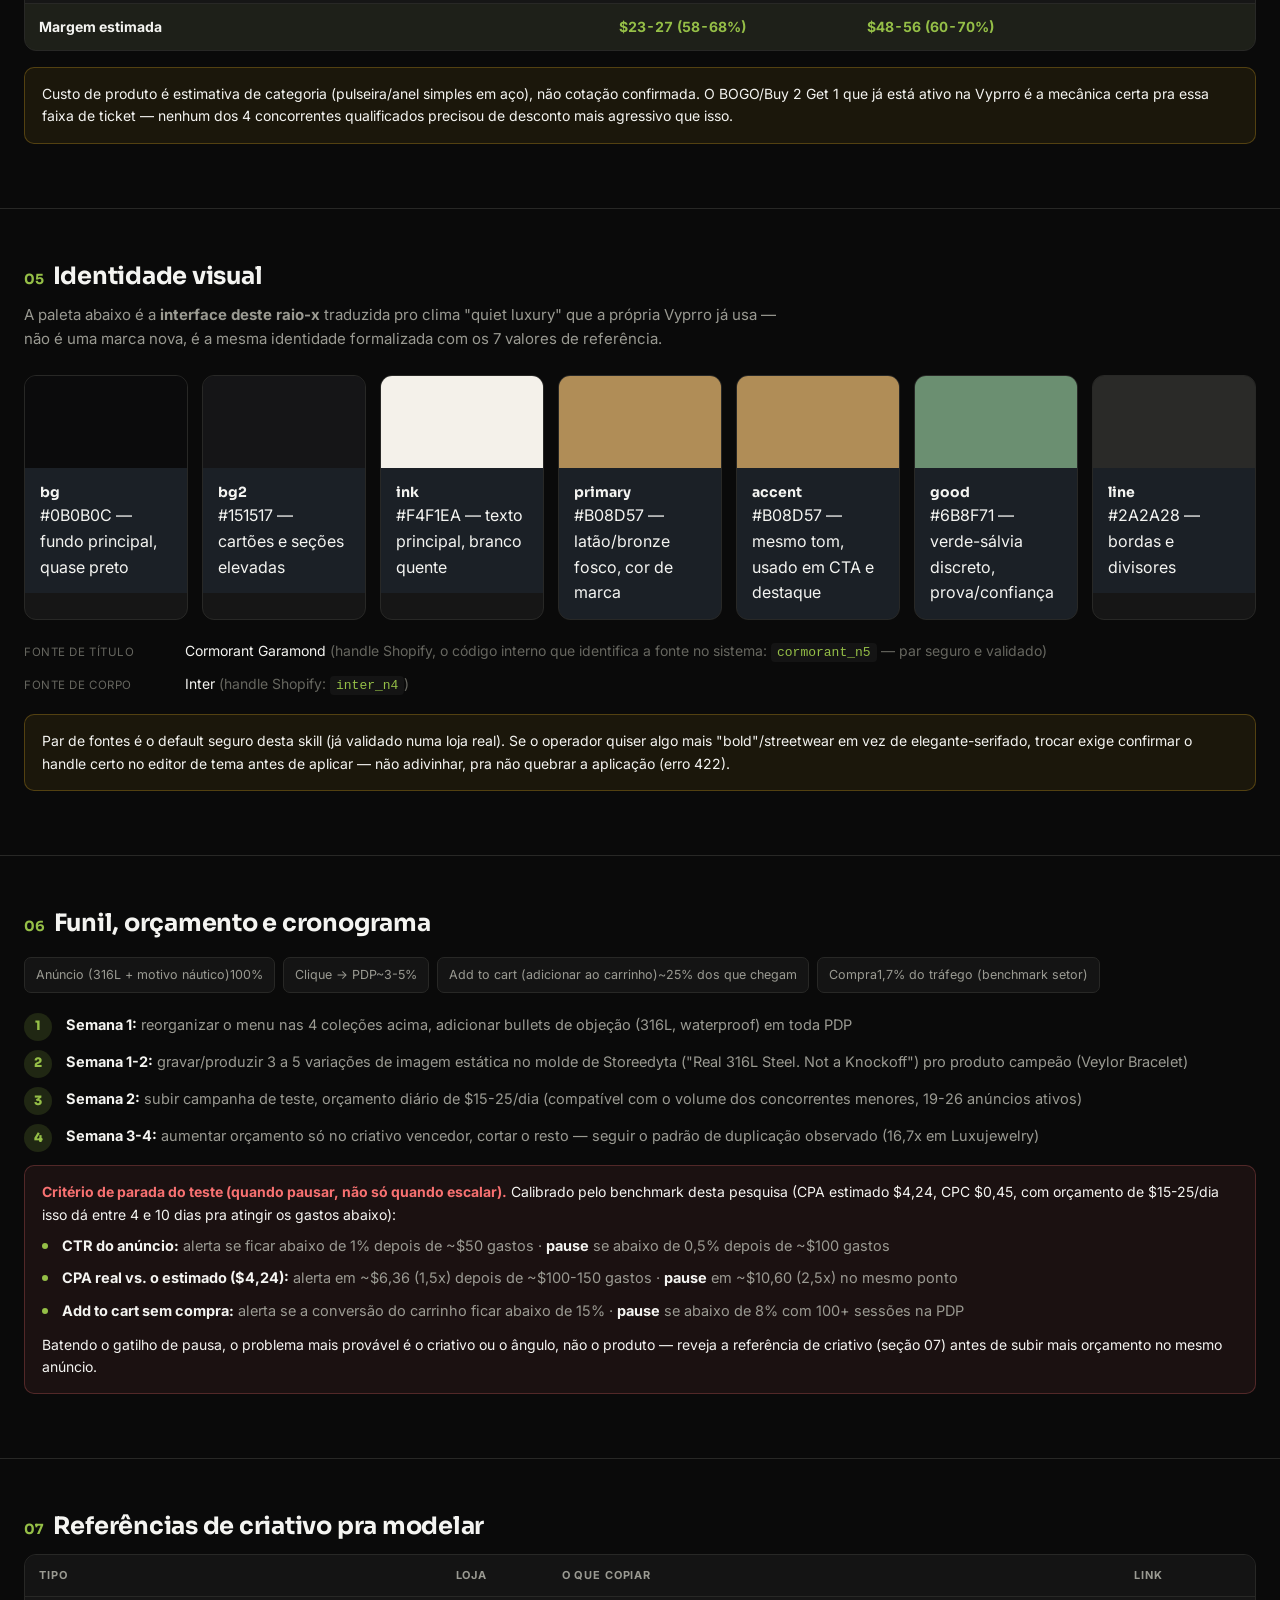
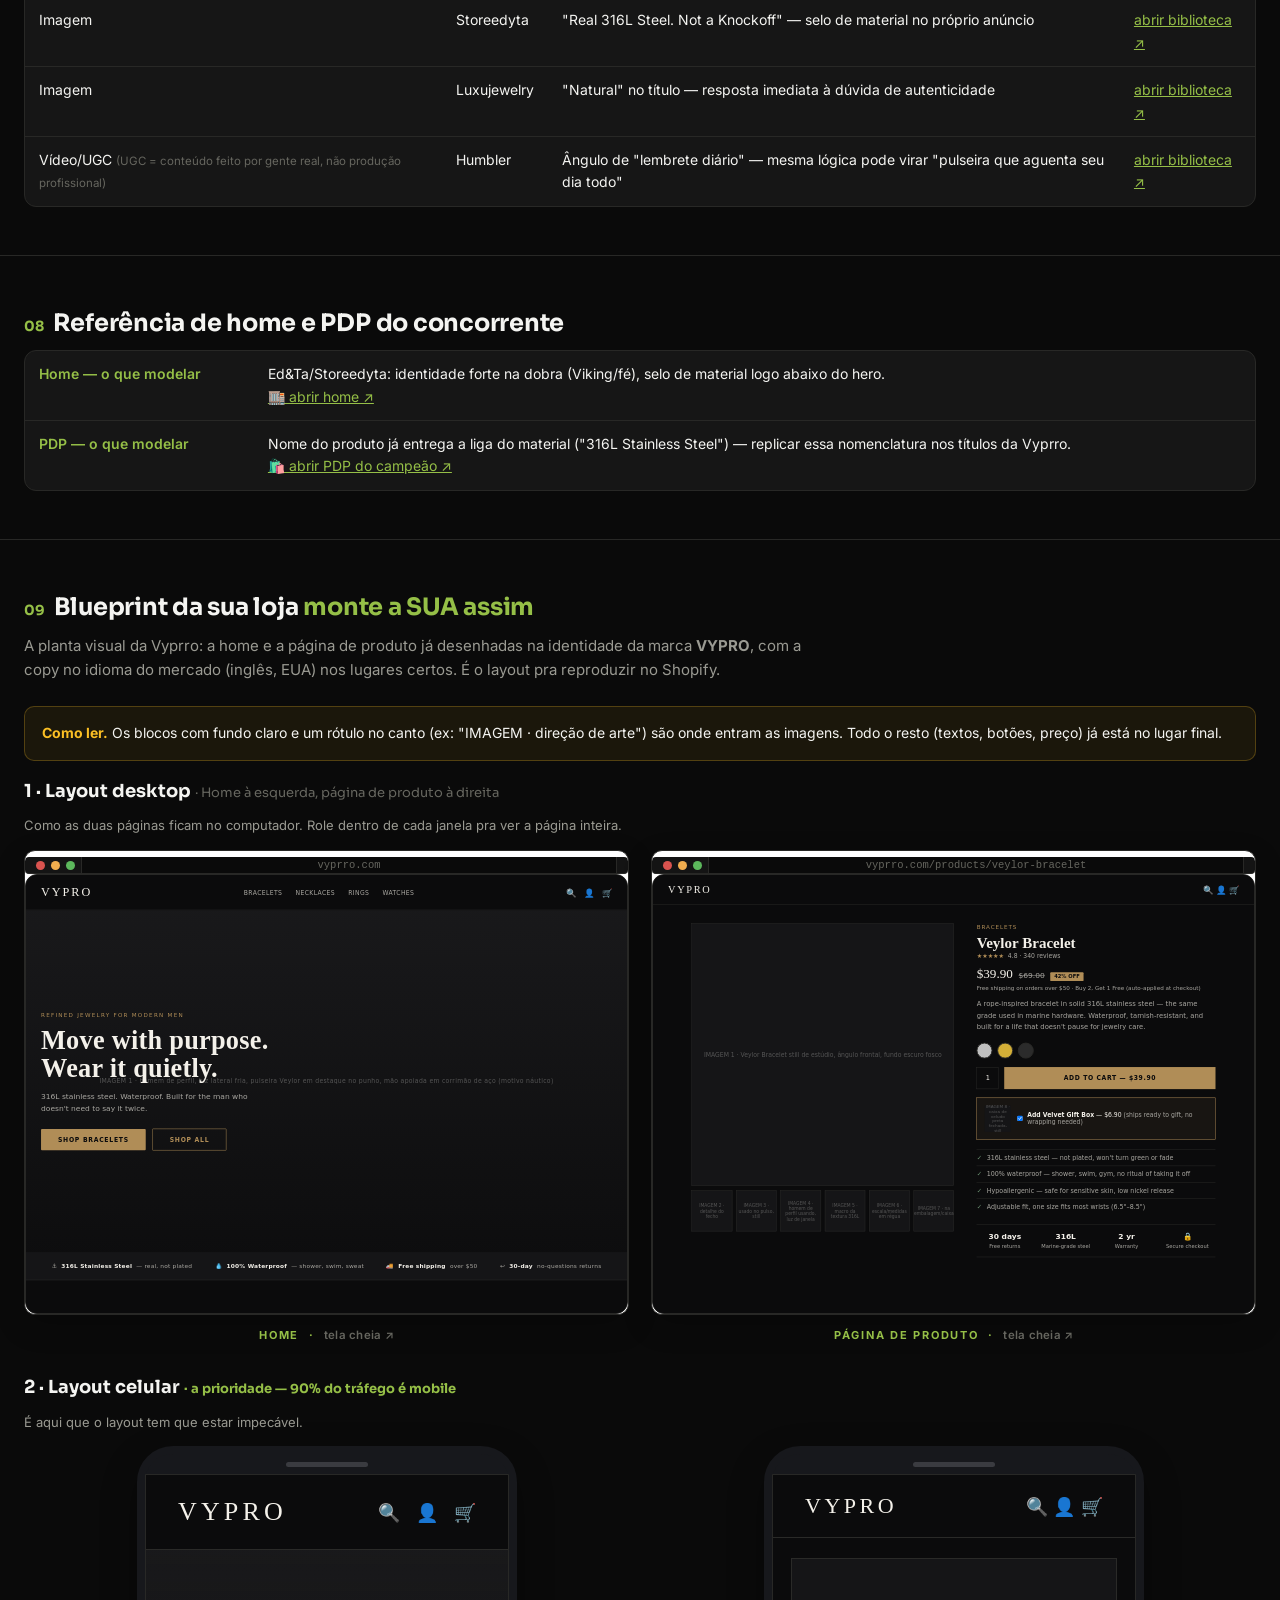
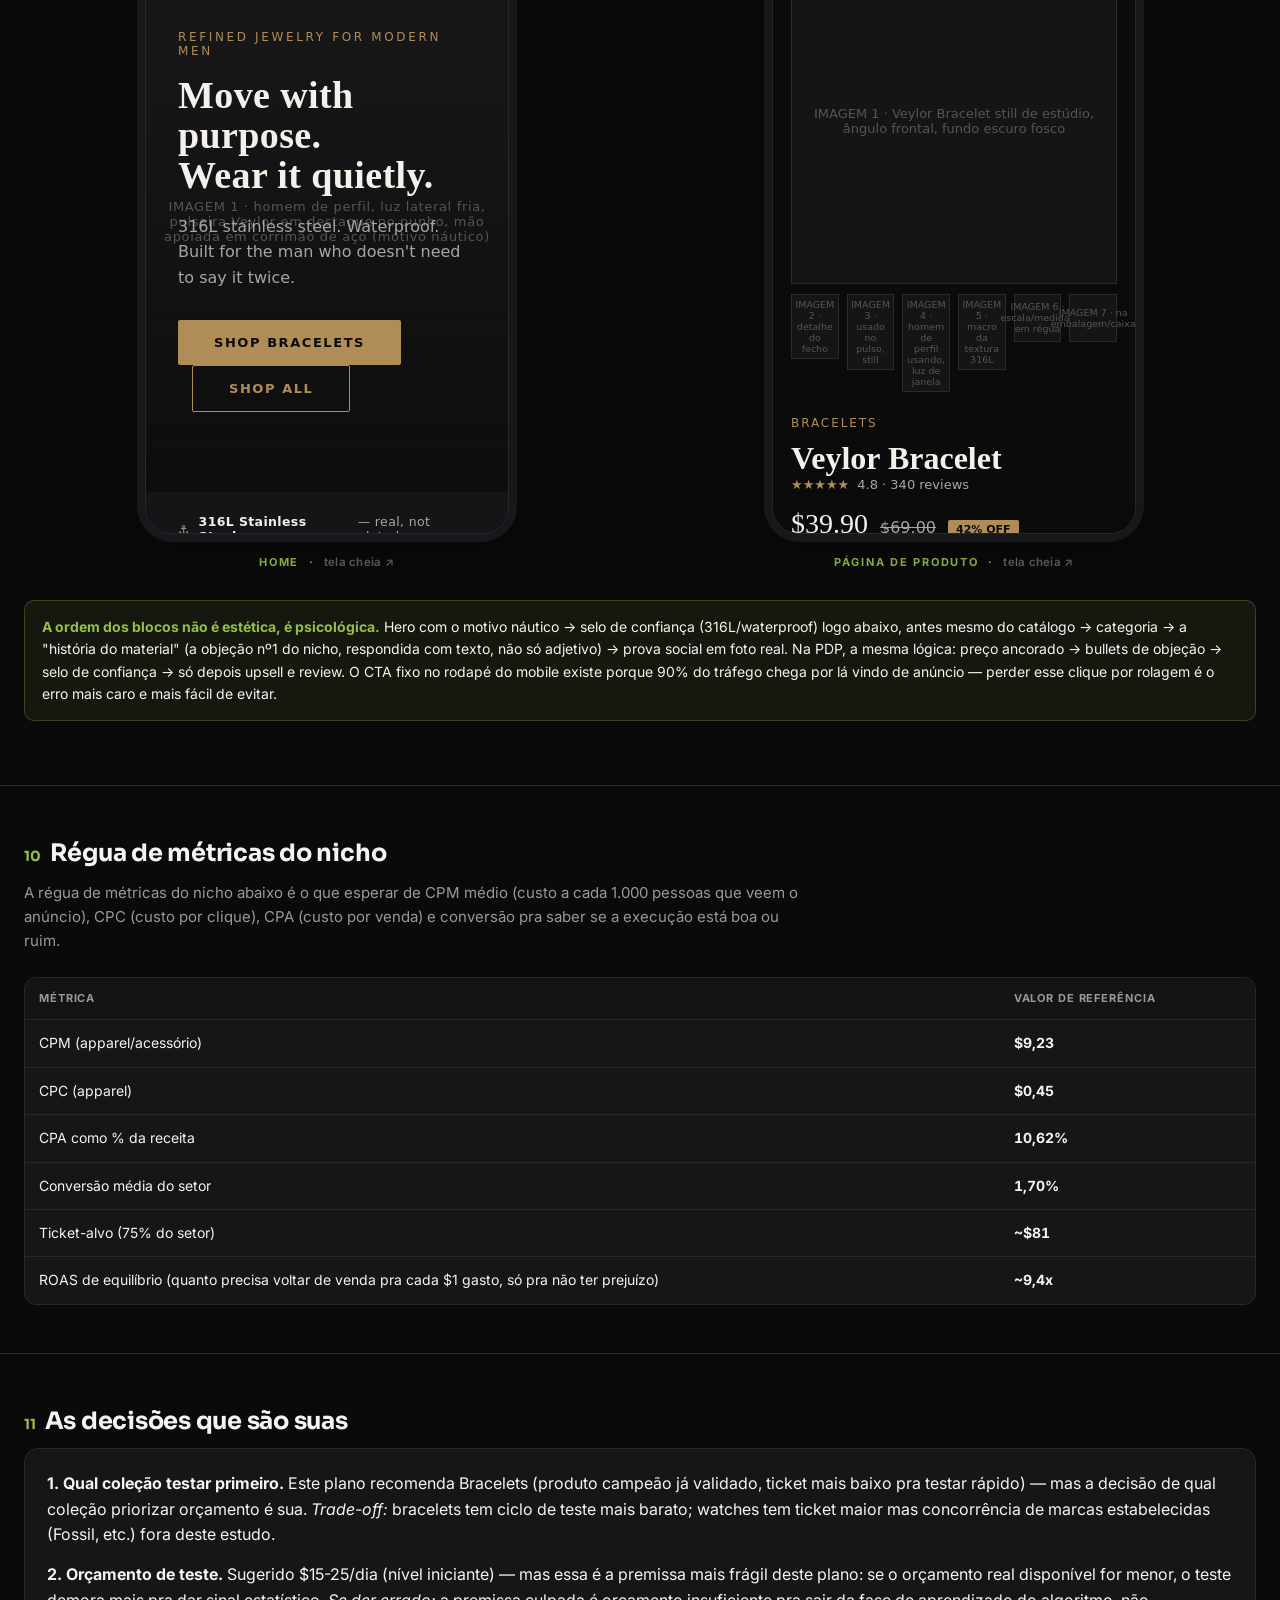
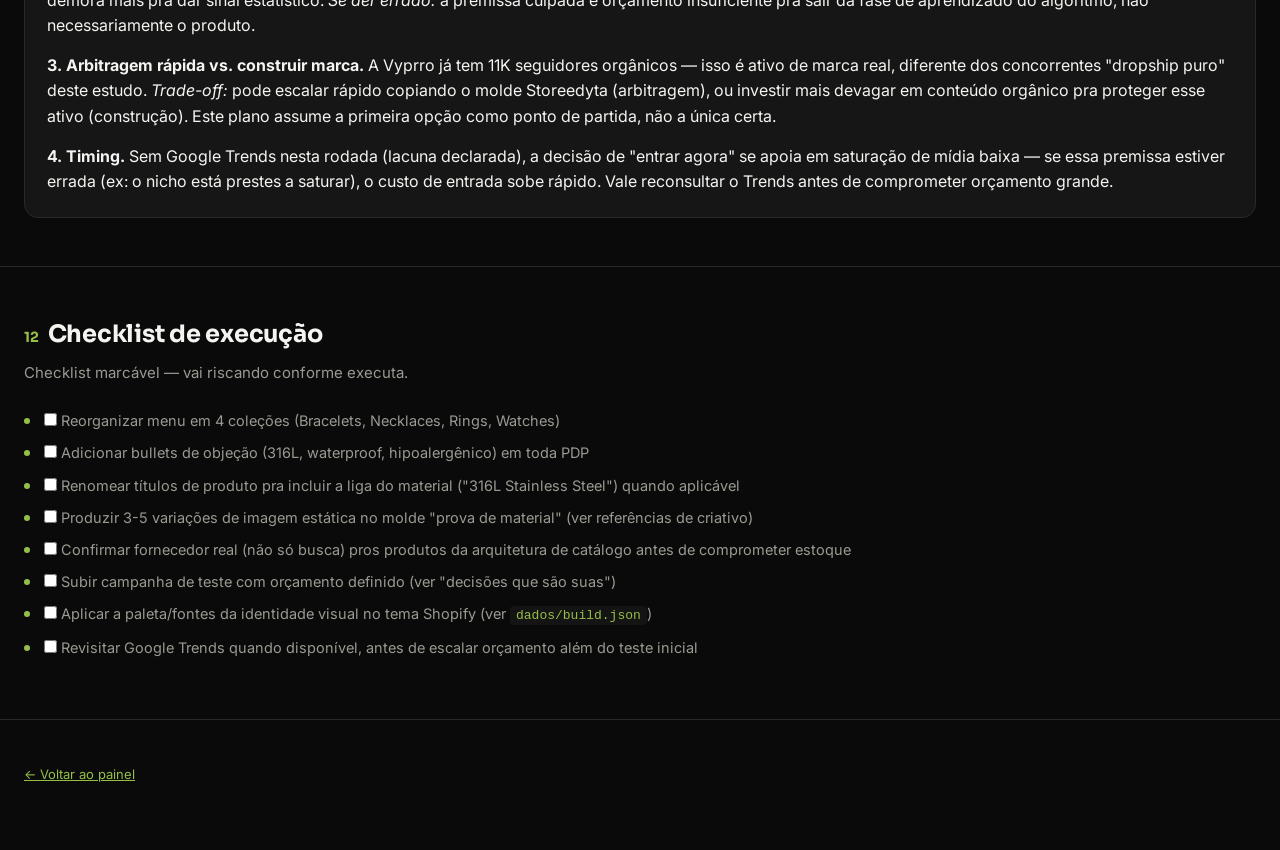
<file: paginas/plano-de-acao.html>
<!DOCTYPE html><html lang="pt-BR"><head><meta charset="UTF-8">
<meta name="viewport" content="width=device-width, initial-scale=1.0">
<title>Plano de Ação · Raio-X Vyprro</title><link rel="stylesheet" href="estilo.css"></head><body>
<nav class="nav" id="top"><div class="wrap">
<a href="../Pesquisa%20-%20clique%20aqui.html" class="home">◆ Painel</a>
<a href="estrategia.html">★ Estratégia</a>
<a href="plano-de-acao.html" class="on">🎯 Plano de Ação</a>
<a href="mercados.html">🌍 Mercados</a>
</div>
<div class="wrap lojasnav">
<span class="lbl">Lojas do raio-x</span>
<a href="loja-vyprro.html">Vyprro (referência)</a>
<a href="loja-luxujewelry.html">Luxujewelry</a>
<a href="loja-storeedyta.html">Ed&amp;Ta / Storeedyta</a>
<a href="loja-alfredco.html">Alfred &amp; Co. London</a>
<a href="loja-humbler.html">Humbler</a>
</div></nav>

<header><div class="wrap">
<div class="tag">Plano de ação · testar mídia paga com o catálogo que já existe</div>
<h1>Vyprro: da loja pronta ao primeiro anúncio que converte</h1>
<p class="sub">A Vyprro já tem catálogo, fotografia e nome. Este plano não é "montar do zero" — é fechar a lacuna que a pesquisa encontrou: falta um ângulo de anúncio decodificável, no molde do concorrente mais replicável (Storeedyta).</p>
</div></header>

<section><div class="wrap">
<h2><span class="n">00</span>Decisão de mercado</h2>
<div class="op" style="border-color:rgba(149,191,71,.4)">
<div class="r">Repetindo de <a href="mercados.html">mercados.html</a></div>
<h3>Estados Unidos · inglês · USD</h3>
<p style="color:var(--dim)">É onde a Vyprro já vende, onde os 4 concorrentes qualificados anunciam, e onde o benchmark de custo (CPM = custo a cada 1.000 pessoas que veem o anúncio, $9,23; CPC = custo por clique, $0,45; conversão 1,70%) foi calibrado. Reino Unido é expansão de geo (a região onde o anúncio roda) depois de validado nos EUA — mesmo idioma, não é um segundo mercado separado.</p>
</div>
</div></section>

<section><div class="wrap">
<h2><span class="n">01</span>A marca</h2>
<p class="lead">Antes do ângulo de anúncio, a ficha de identidade: quem é a Vyprro, o que ela vende de específico, pra quem, onde, como se diferencia dos 4 concorrentes e por quê — tudo puxado do que a pesquisa já levantou nas seções anteriores.</p>
<dl class="kv">
<dt>Quem é</dt><dd>Marca de acessório masculino em aço inoxidável 316L (grau cirúrgico, não bijuteria banhada) com identidade náutica — motivo de direção e movimento com propósito. "Quiet luxury": luxo discreto, sem exibicionismo, aplicado a uma joia de preço acessível</dd>
<dt>O que vende</dt><dd>Pulseiras, colares, anéis e relógios em aço 316L verdadeiro, ticket entre $35 e $55 — 4 coleções (ver Arquitetura de catálogo, seção 03)</dd>
<dt>Pra quem</dt><dd>Homem de 25-45 anos, já usa acessório mas não se considera "vaidoso" — quer peça discreta, não chamativa (ver Avatar completo na seção 02)</dd>
<dt>Onde</dt><dd>Estados Unidos, inglês, USD — mesmo mercado onde a marca já vende hoje e onde os 4 concorrentes qualificados anunciam (ver Decisão de mercado, seção 00)</dd>
<dt>Como se diferencia</dt><dd>Dos 4 concorrentes qualificados, nenhum junta as três coisas que funcionam separadas: prova de material real (Storeedyta, Luxujewelry) + identidade própria (Storeedyta, Humbler) + estética minimalista sem carga mística de viking/fé (nenhum dos 4). A Vyprro pode ocupar esse espaço em aberto: "joia que não é bijuteria, com cara clean, não gótica"</dd>
<dt>Por quê</dt><dd>A pesquisa mostra que identidade sozinha não sustenta preço sem prova (Luxujewelry, sem identidade, precisa de 10x mais volume de anúncio pra escalar) e que prova sozinha também não basta sem identidade. Storeedyta prova as duas juntas: sobrevivência de 100% na amostra. A lacuna real do nicho é o "quiet luxury" que nenhum concorrente ocupa hoje — é aí que a Vyprro entra</dd>
</dl>
<div class="card" style="margin-top:16px">
<p style="color:var(--dim);line-height:1.7">Na prática, isso vira anúncio testável seguindo a fórmula validada: <b>prova de material real</b> (316L, não "aço inoxidável" genérico) + <b>identidade específica</b> (o motivo náutico que já existe em nomes como Veylor, Auryon Mariner, Aureon).</p>
</div>
</div></section>

<section><div class="wrap">
<h2><span class="n">02</span>Avatar (o perfil do cliente ideal)</h2>
<dl class="kv">
<dt>Quem</dt><dd>Homem de 25-45 anos, já usa acessório mas não se considera "vaidoso" — busca peça discreta, não chamativa</dd>
<dt>Dor</dt><dd>Já comprou joia "aço inoxidável" barata antes e ela esverdeou/desbotou em semanas</dd>
<dt>Gatilho de compra</dt><dd>Prova concreta de material (grau da liga, selo, garantia) — não promessa vaga de "qualidade premium"</dd>
<dt>Objeção</dt><dd>"Isso é bijuteria disfarçada ou é aço de verdade?"</dd>
<dt>Onde compra hoje</dt><dd>Amazon (por confiança de devolução) ou não compra — o dropship masculino de qualidade ainda não convenceu esse comprador</dd>
</dl>
</div></section>

<section><div class="wrap">
<h2><span class="n">03</span>Arquitetura de catálogo</h2>
<p class="lead">A Vyprro já tem 60 produtos — a mudança aqui é de <b>organização e prova</b>, não de catálogo novo. Reagrupado em 4 coleções, com a palavra-chave de busca e o link de fornecedor (verificar preço/MOQ antes de comprometer estoque — são links de busca, não produto específico verificado).</p>

<h3 style="margin-top:20px">Coleção: Bracelets (16 produtos existentes)</h3>
<div class="tblwrap"><table><thead><tr><th>Produto</th><th>Palavra-chave</th><th>Fornecedor</th></tr></thead><tbody>
<tr><td>VEYLOR Bracelet</td><td>316L stainless steel rope bracelet men</td><td><a href="https://www.aliexpress.com/wholesale?SearchText=316L+stainless+steel+rope+bracelet+men&SortType=total_tranpro_desc" target="_blank">buscar ↗</a></td></tr>
<tr><td>AUREON STRATA</td><td>stainless steel layered bracelet men</td><td><a href="https://www.aliexpress.com/wholesale?SearchText=stainless+steel+layered+bracelet+men&SortType=total_tranpro_desc" target="_blank">buscar ↗</a></td></tr>
<tr><td>VANTHOR™ Chain Bracelet</td><td>cuban chain bracelet men 316L</td><td><a href="https://www.aliexpress.com/wholesale?SearchText=cuban+chain+bracelet+men+316L&SortType=total_tranpro_desc" target="_blank">buscar ↗</a></td></tr>
</tbody></table></div>

<h3 style="margin-top:20px">Coleção: Necklaces (15 produtos existentes)</h3>
<div class="tblwrap"><table><thead><tr><th>Produto</th><th>Palavra-chave</th><th>Fornecedor</th></tr></thead><tbody>
<tr><td>AETHER CROSS NECKLACE</td><td>stainless steel cross necklace men waterproof</td><td><a href="https://www.aliexpress.com/wholesale?SearchText=stainless+steel+cross+necklace+men+waterproof&SortType=total_tranpro_desc" target="_blank">buscar ↗</a></td></tr>
<tr><td>NAVARIS NECKLACE (bússola)</td><td>compass pendant necklace men stainless steel</td><td><a href="https://www.aliexpress.com/wholesale?SearchText=compass+pendant+necklace+men+stainless+steel&SortType=total_tranpro_desc" target="_blank">buscar ↗</a></td></tr>
</tbody></table></div>

<h3 style="margin-top:20px">Coleção: Rings (9 produtos existentes)</h3>
<div class="tblwrap"><table><thead><tr><th>Produto</th><th>Palavra-chave</th><th>Fornecedor</th></tr></thead><tbody>
<tr><td>NOCTIS RING (gold/silver/black)</td><td>signet ring men stainless steel</td><td><a href="https://www.aliexpress.com/wholesale?SearchText=signet+ring+men+stainless+steel&SortType=total_tranpro_desc" target="_blank">buscar ↗</a></td></tr>
</tbody></table></div>

<h3 style="margin-top:20px">Coleção: Watches (10 produtos existentes)</h3>
<div class="tblwrap"><table><thead><tr><th>Produto</th><th>Palavra-chave</th><th>Fornecedor</th></tr></thead><tbody>
<tr><td>Imperial Watch / Vertex Watch</td><td>men's stainless steel automatic watch integrated bracelet</td><td><a href="https://www.aliexpress.com/wholesale?SearchText=mens+stainless+steel+watch+integrated+bracelet&SortType=total_tranpro_desc" target="_blank">buscar ↗</a></td></tr>
</tbody></table></div>
<div class="note"><b>Nota de honestidade.</b> Os links acima são de <b>busca</b> no AliExpress (com o filtro de mais vendidos), não produtos específicos verificados nesta pesquisa — confirmar fornecedor, MOQ (a quantidade mínima que o fornecedor exige por pedido) e amostra física antes de comprometer estoque real, exatamente como faria pra qualquer fornecedor novo.</div>
</div></section>

<section><div class="wrap">
<h2><span class="n">04</span>Escada de oferta e P&amp;L <span style="color:var(--dim2);font-size:14px;font-weight:400">(P&amp;L = "profit and loss", lucro e prejuízo: a conta de quanto sobra de verdade)</span></h2>
<div class="tblwrap"><table><thead><tr><th>Item</th><th>Cenário 1 (produto avulso)</th><th>Cenário 2 (Buy 2 Get 1 / BOGO, já ativo na loja)</th></tr></thead><tbody>
<tr><td>Preço médio de venda</td><td class="num">$39,90</td><td class="num">$79,80 (2 itens, o 3º grátis)</td></tr>
<tr><td>Custo de produto (estimado, AliExpress)</td><td class="num">$4 a $8</td><td class="num">$8 a $16 (2 itens)</td></tr>
<tr><td>Frete + embalagem</td><td class="num">~$3</td><td class="num">~$4</td></tr>
<tr><td>Gateway (a taxa cobrada pelo processador de pagamento, 2,9%+$0,30)</td><td class="num">~$1,46</td><td class="num">~$2,61</td></tr>
<tr><td>CPA estimado (10,62% da receita, benchmark IRP)</td><td class="num">~$4,24</td><td class="num">~$8,48</td></tr>
<tr style="background:rgba(149,191,71,.06)"><td><b>Margem estimada</b></td><td class="num up"><b>$23-27 (58-68%)</b></td><td class="num up"><b>$48-56 (60-70%)</b></td></tr>
</tbody></table></div>
<div class="note">Custo de produto é estimativa de categoria (pulseira/anel simples em aço), não cotação confirmada. O BOGO/Buy 2 Get 1 que já está ativo na Vyprro é a mecânica certa pra essa faixa de ticket — nenhum dos 4 concorrentes qualificados precisou de desconto mais agressivo que isso.</div>
</div></section>

<section><div class="wrap">
<h2><span class="n">05</span>Identidade visual</h2>
<p class="lead">A paleta abaixo é a <b>interface deste raio-x</b> traduzida pro clima "quiet luxury" que a própria Vyprro já usa — não é uma marca nova, é a mesma identidade formalizada com os 7 valores de referência.</p>
<div class="palette">
<div class="swatch"><div class="sw" style="background:#0B0B0C"></div><div class="info"><b>bg</b> #0B0B0C — fundo principal, quase preto</div></div>
<div class="swatch"><div class="sw" style="background:#151517"></div><div class="info"><b>bg2</b> #151517 — cartões e seções elevadas</div></div>
<div class="swatch"><div class="sw" style="background:#F4F1EA"></div><div class="info"><b>ink</b> #F4F1EA — texto principal, branco quente</div></div>
<div class="swatch"><div class="sw" style="background:#B08D57"></div><div class="info"><b>primary</b> #B08D57 — latão/bronze fosco, cor de marca</div></div>
<div class="swatch"><div class="sw" style="background:#B08D57"></div><div class="info"><b>accent</b> #B08D57 — mesmo tom, usado em CTA e destaque</div></div>
<div class="swatch"><div class="sw" style="background:#6B8F71"></div><div class="info"><b>good</b> #6B8F71 — verde-sálvia discreto, prova/confiança</div></div>
<div class="swatch"><div class="sw" style="background:#2A2A28"></div><div class="info"><b>line</b> #2A2A28 — bordas e divisores</div></div>
</div>
<dl class="kv" style="margin-top:20px">
<dt>Fonte de título</dt><dd>Cormorant Garamond <span style="color:var(--dim2)">(handle Shopify, o código interno que identifica a fonte no sistema: <code>cormorant_n5</code> — par seguro e validado)</span></dd>
<dt>Fonte de corpo</dt><dd>Inter <span style="color:var(--dim2)">(handle Shopify: <code>inter_n4</code>)</span></dd>
</dl>
<div class="note">Par de fontes é o default seguro desta skill (já validado numa loja real). Se o operador quiser algo mais "bold"/streetwear em vez de elegante-serifado, trocar exige confirmar o handle certo no editor de tema antes de aplicar — não adivinhar, pra não quebrar a aplicação (erro 422).</div>
</div></section>

<section><div class="wrap">
<h2><span class="n">06</span>Funil, orçamento e cronograma</h2>
<div class="funnel">
<i>Anúncio (316L + motivo náutico)<span class="k">100%</span></i>
<i>Clique → PDP<span class="k">~3-5%</span></i>
<i>Add to cart (adicionar ao carrinho)<span class="k">~25% dos que chegam</span></i>
<i>Compra<span class="k">1,7% do tráfego (benchmark setor)</span></i>
</div>
<ol class="steps" style="margin-top:20px">
<li><b>Semana 1:</b> reorganizar o menu nas 4 coleções acima, adicionar bullets de objeção (316L, waterproof) em toda PDP</li>
<li><b>Semana 1-2:</b> gravar/produzir 3 a 5 variações de imagem estática no molde de Storeedyta ("Real 316L Steel. Not a Knockoff") pro produto campeão (Veylor Bracelet)</li>
<li><b>Semana 2:</b> subir campanha de teste, orçamento diário de $15-25/dia (compatível com o volume dos concorrentes menores, 19-26 anúncios ativos)</li>
<li><b>Semana 3-4:</b> aumentar orçamento só no criativo vencedor, cortar o resto — seguir o padrão de duplicação observado (16,7x em Luxujewelry)</li>
</ol>
<div class="note danger" style="margin-top:18px"><b>Critério de parada do teste (quando pausar, não só quando escalar).</b> Calibrado pelo benchmark desta pesquisa (CPA estimado $4,24, CPC $0,45, com orçamento de $15-25/dia isso dá entre 4 e 10 dias pra atingir os gastos abaixo):
<ul class="cl" style="margin-top:8px">
<li><b>CTR do anúncio:</b> alerta se ficar abaixo de 1% depois de ~$50 gastos · <b>pause</b> se abaixo de 0,5% depois de ~$100 gastos</li>
<li><b>CPA real vs. o estimado ($4,24):</b> alerta em ~$6,36 (1,5x) depois de ~$100-150 gastos · <b>pause</b> em ~$10,60 (2,5x) no mesmo ponto</li>
<li><b>Add to cart sem compra:</b> alerta se a conversão do carrinho ficar abaixo de 15% · <b>pause</b> se abaixo de 8% com 100+ sessões na PDP</li>
</ul>
Batendo o gatilho de pausa, o problema mais provável é o criativo ou o ângulo, não o produto — reveja a referência de criativo (seção 07) antes de subir mais orçamento no mesmo anúncio.</div>
</div></section>

<section><div class="wrap">
<h2><span class="n">07</span>Referências de criativo pra modelar</h2>
<div class="tblwrap"><table><thead><tr><th>Tipo</th><th>Loja</th><th>O que copiar</th><th>Link</th></tr></thead><tbody>
<tr><td>Imagem</td><td>Storeedyta</td><td>"Real 316L Steel. Not a Knockoff" — selo de material no próprio anúncio</td><td><a href="https://www.facebook.com/ads/library/?active_status=all&ad_type=all&country=ALL&view_all_page_id=157335390804963" target="_blank">abrir biblioteca ↗</a></td></tr>
<tr><td>Imagem</td><td>Luxujewelry</td><td>"Natural" no título — resposta imediata à dúvida de autenticidade</td><td><a href="https://www.facebook.com/ads/library/?active_status=all&ad_type=all&country=ALL&view_all_page_id=108930165625357" target="_blank">abrir biblioteca ↗</a></td></tr>
<tr><td>Vídeo/UGC <span style="color:var(--dim2);font-size:11.5px">(UGC = conteúdo feito por gente real, não produção profissional)</span></td><td>Humbler</td><td>Ângulo de "lembrete diário" — mesma lógica pode virar "pulseira que aguenta seu dia todo"</td><td><a href="https://www.facebook.com/ads/library/?active_status=all&ad_type=all&country=ALL&view_all_page_id=104492180983999" target="_blank">abrir biblioteca ↗</a></td></tr>
</tbody></table></div>
</div></section>

<section><div class="wrap">
<h2><span class="n">08</span>Referência de home e PDP do concorrente</h2>
<div class="tblwrap"><table><tbody>
<tr><td style="white-space:nowrap;color:var(--acc);font-weight:600">Home — o que modelar</td><td>Ed&amp;Ta/Storeedyta: identidade forte na dobra (Viking/fé), selo de material logo abaixo do hero.<br><a href="https://storeedyta.com" target="_blank" style="color:var(--acc)">🏬 abrir home ↗</a></td></tr>
<tr><td style="white-space:nowrap;color:var(--acc);font-weight:600">PDP — o que modelar</td><td>Nome do produto já entrega a liga do material ("316L Stainless Steel") — replicar essa nomenclatura nos títulos da Vyprro.<br><a href="https://storeedyta.com/products/carved-viking-cross-pendant-necklace" target="_blank" style="color:var(--acc)">🛍️ abrir PDP do campeão ↗</a></td></tr>
</tbody></table></div>
</div></section>

<section><div class="wrap">
<h2><span class="n">09</span>Blueprint da sua loja <span style="color:var(--acc)">monte a SUA assim</span></h2>
<p class="lead">A planta visual da Vyprro: a home e a página de produto já desenhadas na identidade da marca <b>VYPRO</b>, com a copy no idioma do mercado (inglês, EUA) nos lugares certos. É o layout pra reproduzir no Shopify.</p>
<div class="note"><b>Como ler.</b> Os blocos com fundo claro e um rótulo no canto (ex: "IMAGEM · direção de arte") são onde entram as imagens. Todo o resto (textos, botões, preço) já está no lugar final.</div>

<style>
.bpv h3{margin-top:6px}
.bpv .cap{font-size:13px;color:var(--dim);margin:2px 0 14px}
.bprow{display:grid;grid-template-columns:1fr 1fr;gap:22px;margin:12px 0 28px}
.bpcol{min-width:0;display:flex;flex-direction:column;align-items:center}
.bplbl{text-align:center;font-size:11px;letter-spacing:.16em;text-transform:uppercase;color:var(--acc);margin-top:11px;font-weight:700}
.bplbl a{color:var(--dim2);font-weight:600;text-decoration:none;letter-spacing:.02em;text-transform:none;font-size:11.5px}
.browser{width:100%;border:1px solid var(--line);border-radius:11px;overflow:hidden;background:#fff;box-shadow:0 10px 30px rgba(0,0,0,.20)}
.bar{display:flex;align-items:center;gap:6px;padding:8px 11px;background:var(--bg2);border-bottom:1px solid var(--line)}
.bar .dot{width:9px;height:9px;border-radius:50%;background:#d9534f;flex:none}
.bar .dot.y{background:#f0ad4e}.bar .dot.g{background:#5cb85c}
.bar .url{flex:1;background:var(--bg);border:1px solid var(--line);border-radius:5px;padding:4px 9px;font-size:10.5px;color:var(--dim2);font-family:ui-monospace,Menlo,monospace;text-align:center;overflow:hidden;white-space:nowrap;text-overflow:ellipsis}
.phone{width:380px;max-width:100%;border:8px solid #17181c;border-radius:36px;background:#17181c;box-shadow:0 14px 36px rgba(0,0,0,.30);position:relative;padding-top:20px}
.phone::before{content:'';position:absolute;top:8px;left:50%;transform:translateX(-50%);width:82px;height:5px;border-radius:3px;background:#3a3b40}
.shot{position:relative;overflow:hidden;background:var(--bg2)}
.shot.desk{height:440px}
.shot.desk iframe{border:0;display:block}
.phone .shot{height:660px;border-radius:0 0 26px 26px}
.phone .shot iframe{width:100%;height:100%;border:0;display:block}
@media(max-width:720px){.bprow{grid-template-columns:1fr;gap:26px}.shot.desk{height:380px}}
</style>

<div class="bpv">
<h3>1 · Layout desktop <span style="color:var(--dim2);font-size:13px;font-weight:400">· Home à esquerda, página de produto à direita</span></h3>
<p class="cap">Como as duas páginas ficam no computador. Role dentro de cada janela pra ver a página inteira.</p>
<div class="bprow">
  <div class="bpcol">
    <div class="browser">
      <div class="bar"><span class="dot"></span><span class="dot y"></span><span class="dot g"></span><span class="url">vyprro.com</span></div>
      <div class="shot desk" data-base="1280"><iframe src="mockup-home.html" title="Home desktop" loading="lazy"></iframe></div>
    </div>
    <div class="bplbl">Home &nbsp;·&nbsp; <a href="mockup-home.html" target="_blank">tela cheia ↗</a></div>
  </div>
  <div class="bpcol">
    <div class="browser">
      <div class="bar"><span class="dot"></span><span class="dot y"></span><span class="dot g"></span><span class="url">vyprro.com/products/veylor-bracelet</span></div>
      <div class="shot desk" data-base="1280"><iframe src="mockup-pdp.html" title="PDP desktop" loading="lazy"></iframe></div>
    </div>
    <div class="bplbl">Página de produto &nbsp;·&nbsp; <a href="mockup-pdp.html" target="_blank">tela cheia ↗</a></div>
  </div>
</div>

<h3 style="margin-top:24px">2 · Layout celular <span style="color:var(--acc);font-size:13px;font-weight:700">· a prioridade — 90% do tráfego é mobile</span></h3>
<p class="cap">É aqui que o layout tem que estar impecável.</p>
<div class="bprow">
  <div class="bpcol">
    <div class="phone"><div class="shot" data-base="390"><iframe src="mockup-home.html" title="Home celular" loading="lazy"></iframe></div></div>
    <div class="bplbl">Home &nbsp;·&nbsp; <a href="mockup-home.html" target="_blank">tela cheia ↗</a></div>
  </div>
  <div class="bpcol">
    <div class="phone"><div class="shot" data-base="390"><iframe src="mockup-pdp.html" title="PDP celular" loading="lazy"></iframe></div></div>
    <div class="bplbl">Página de produto &nbsp;·&nbsp; <a href="mockup-pdp.html" target="_blank">tela cheia ↗</a></div>
  </div>
</div>
</div>

<script>
(function(){
  function fit(){
    document.querySelectorAll('.bpv .shot.desk').forEach(function(sh){
      var base=+sh.getAttribute('data-base'), w=sh.clientWidth, h=sh.clientHeight;
      if(!w||!h) return;
      var s=w/base, ifr=sh.querySelector('iframe');
      ifr.style.width=base+'px';
      ifr.style.height=Math.ceil(h/s)+'px';
      ifr.style.transform='scale('+s+')';
      ifr.style.transformOrigin='top left';
    });
  }
  window.addEventListener('load',fit);
  window.addEventListener('resize',fit);
  setTimeout(fit,250); setTimeout(fit,900);
})();
</script>

<div class="note good"><b>A ordem dos blocos não é estética, é psicológica.</b> Hero com o motivo náutico → selo de confiança (316L/waterproof) logo abaixo, antes mesmo do catálogo → categoria → a "história do material" (a objeção nº1 do nicho, respondida com texto, não só adjetivo) → prova social em foto real. Na PDP, a mesma lógica: preço ancorado → bullets de objeção → selo de confiança → só depois upsell e review. O CTA fixo no rodapé do mobile existe porque 90% do tráfego chega por lá vindo de anúncio — perder esse clique por rolagem é o erro mais caro e mais fácil de evitar.</div>
</div></section>

<section><div class="wrap">
<h2><span class="n">10</span>Régua de métricas do nicho</h2>
<p class="lead">A régua de métricas do nicho abaixo é o que esperar de CPM médio (custo a cada 1.000 pessoas que veem o anúncio), CPC (custo por clique), CPA (custo por venda) e conversão pra saber se a execução está boa ou ruim.</p>
<div class="tblwrap"><table><thead><tr><th>Métrica</th><th>Valor de referência</th></tr></thead><tbody>
<tr><td>CPM (apparel/acessório)</td><td class="num">$9,23</td></tr>
<tr><td>CPC (apparel)</td><td class="num">$0,45</td></tr>
<tr><td>CPA como % da receita</td><td class="num">10,62%</td></tr>
<tr><td>Conversão média do setor</td><td class="num">1,70%</td></tr>
<tr><td>Ticket-alvo (75% do setor)</td><td class="num">~$81</td></tr>
<tr><td>ROAS de equilíbrio (quanto precisa voltar de venda pra cada $1 gasto, só pra não ter prejuízo)</td><td class="num">~9,4x</td></tr>
</tbody></table></div>
</div></section>

<section><div class="wrap">
<h2><span class="n">11</span>As decisões que são suas</h2>
<div class="card">
<p style="margin-bottom:14px"><b>1. Qual coleção testar primeiro.</b> Este plano recomenda Bracelets (produto campeão já validado, ticket mais baixo pra testar rápido) — mas a decisão de qual coleção priorizar orçamento é sua. <i>Trade-off:</i> bracelets tem ciclo de teste mais barato; watches tem ticket maior mas concorrência de marcas estabelecidas (Fossil, etc.) fora deste estudo.</p>
<p style="margin-bottom:14px"><b>2. Orçamento de teste.</b> Sugerido $15-25/dia (nível iniciante) — mas essa é a premissa mais frágil deste plano: se o orçamento real disponível for menor, o teste demora mais pra dar sinal estatístico. <i>Se der errado:</i> a premissa culpada é orçamento insuficiente pra sair da fase de aprendizado do algoritmo, não necessariamente o produto.</p>
<p style="margin-bottom:14px"><b>3. Arbitragem rápida vs. construir marca.</b> A Vyprro já tem 11K seguidores orgânicos — isso é ativo de marca real, diferente dos concorrentes "dropship puro" deste estudo. <i>Trade-off:</i> pode escalar rápido copiando o molde Storeedyta (arbitragem), ou investir mais devagar em conteúdo orgânico pra proteger esse ativo (construção). Este plano assume a primeira opção como ponto de partida, não a única certa.</p>
<p><b>4. Timing.</b> Sem Google Trends nesta rodada (lacuna declarada), a decisão de "entrar agora" se apoia em saturação de mídia baixa — se essa premissa estiver errada (ex: o nicho está prestes a saturar), o custo de entrada sobe rápido. Vale reconsultar o Trends antes de comprometer orçamento grande.</p>
</div>
</div></section>

<section><div class="wrap">
<h2><span class="n">12</span>Checklist de execução</h2>
<p class="lead">Checklist marcável — vai riscando conforme executa.</p>
<ul class="cl" style="list-style:none">
<li><label><input type="checkbox"> Reorganizar menu em 4 coleções (Bracelets, Necklaces, Rings, Watches)</label></li>
<li><label><input type="checkbox"> Adicionar bullets de objeção (316L, waterproof, hipoalergênico) em toda PDP</label></li>
<li><label><input type="checkbox"> Renomear títulos de produto pra incluir a liga do material ("316L Stainless Steel") quando aplicável</label></li>
<li><label><input type="checkbox"> Produzir 3-5 variações de imagem estática no molde "prova de material" (ver referências de criativo)</label></li>
<li><label><input type="checkbox"> Confirmar fornecedor real (não só busca) pros produtos da arquitetura de catálogo antes de comprometer estoque</label></li>
<li><label><input type="checkbox"> Subir campanha de teste com orçamento definido (ver "decisões que são suas")</label></li>
<li><label><input type="checkbox"> Aplicar a paleta/fontes da identidade visual no tema Shopify (ver <code>dados/build.json</code>)</label></li>
<li><label><input type="checkbox"> Revisitar Google Trends quando disponível, antes de escalar orçamento além do teste inicial</label></li>
</ul>
</div></section>

<footer><div class="wrap"><p><a href="../Pesquisa%20-%20clique%20aqui.html">← Voltar ao painel</a></p></div></footer>
<a href="#top" class="backtotop" aria-label="Voltar ao topo" title="Voltar ao topo">↑</a>
</body></html>
</file>
<file: paginas/estilo.css>
@import url('https://fonts.googleapis.com/css2?family=Sora:wght@600;700;800&family=Inter:wght@400;500;600;700&display=swap');
*{margin:0;padding:0;box-sizing:border-box}
/* BRANDING padrão da interface do /raio-x: PRETO · BRANCO · VERDE SHOPIFY.
   A paleta da MARCA-PRODUTO (Petroleo/Areia/Terracota/Musgo/Grafite) aparece
   apenas como swatches no plano de acao, com hex inline, sem afetar o tema. */
:root{
  --bg:#0A0A0A;        /* preto - fundo */
  --bg2:#141414;       /* preto elevado - th, frames */
  --card:#161616;      /* card */
  --line:#282826;      /* borda */
  --txt:#F4F4F1;       /* branco - texto */
  --dim:#9a9a92;       /* texto secundario */
  --dim2:#66665f;      /* texto terciario */
  --acc:#95BF47;       /* verde Shopify - destaque, numeros, acao */
  --acc-dk:#7aa338;    /* verde escuro (hover) */
  --warn:#fbbf24;      /* ambar - observar */
  --bad:#f87171;       /* vermelho - perigo/fora */
  --info:#60a5fa;      /* azul - info */
  --font-title:'Sora',-apple-system,BlinkMacSystemFont,'Segoe UI',sans-serif;
  --font-body:'Inter',-apple-system,BlinkMacSystemFont,'Segoe UI',sans-serif;
}
html{scroll-behavior:smooth;scroll-padding-top:112px}
body{background:var(--bg);color:var(--txt);font-family:var(--font-body);line-height:1.6;-webkit-font-smoothing:antialiased}
.wrap{max-width:1280px;margin:0 auto;padding:0 24px}
a{color:var(--acc)}

/* NAV */
.nav{position:sticky;top:0;z-index:100;background:rgba(10,10,10,.94);backdrop-filter:blur(10px);border-bottom:1px solid var(--line)}
.nav .wrap{display:flex;align-items:center;gap:6px;flex-wrap:wrap;padding-top:12px;padding-bottom:12px}
.nav a{color:var(--dim);text-decoration:none;font-size:13px;font-weight:600;padding:7px 12px;border-radius:7px;border:1px solid transparent;white-space:nowrap}
.nav a:hover{color:var(--txt);border-color:var(--line)}
.nav a.on{background:var(--acc);color:#06120b}
.nav .home{color:var(--acc);font-weight:800;margin-right:10px;font-family:var(--font-title)}
.nav .lojasnav{padding-top:8px;padding-bottom:10px;gap:3px;border-top:1px dashed var(--line);margin-top:2px}
.nav .lojasnav .lbl{font-size:10.5px;color:var(--dim2);text-transform:uppercase;letter-spacing:.09em;font-weight:800;padding:6px 6px 6px 0}
.nav .lojasnav a{font-size:12px;padding:5px 9px;color:var(--dim)}
.nav .lojasnav a.on{background:var(--acc);color:#06120b}

/* TOC — sumario de secoes da pagina (heuristica de Nielsen: visibilidade + controle em paginas longas) */
.toc{background:var(--bg2);border-bottom:1px solid var(--line)}
.toc .wrap{display:flex;align-items:center;gap:5px;flex-wrap:wrap;padding:11px 24px}
.toc .lbl{font-size:10.5px;color:var(--dim2);text-transform:uppercase;letter-spacing:.09em;font-weight:800;padding:5px 10px 5px 0}
.toc a{color:var(--dim);text-decoration:none;font-size:12.5px;font-weight:600;padding:5px 10px;border-radius:6px;border:1px solid var(--line);white-space:nowrap}
.toc a:hover{color:var(--txt);border-color:var(--acc)}

/* Voltar ao topo */
.backtotop{position:fixed;right:20px;bottom:20px;width:42px;height:42px;border-radius:50%;background:var(--card);border:1px solid var(--line);color:var(--dim);display:flex;align-items:center;justify-content:center;text-decoration:none;font-size:17px;z-index:90;transition:.15s;box-shadow:0 6px 18px rgba(0,0,0,.35)}
.backtotop:hover{color:var(--txt);border-color:var(--acc);transform:translateY(-2px)}

/* Legenda dos selos (pill) — heuristica: reconhecimento em vez de memorizacao */
.legend{display:flex;flex-wrap:wrap;gap:7px 16px;align-items:center;font-size:12.5px;color:var(--dim);margin:12px 0 20px}
.legend b{color:var(--txt);font-weight:600;margin-right:2px}

header{padding:56px 0 36px;border-bottom:1px solid var(--line)}
.tag{display:inline-block;font-size:11px;letter-spacing:.18em;text-transform:uppercase;color:var(--acc);border:1px solid var(--acc);padding:5px 12px;border-radius:100px;margin-bottom:18px;font-weight:600}
h1{font-family:var(--font-title);font-size:clamp(28px,4.6vw,46px);line-height:1.1;font-weight:800;letter-spacing:-.02em;margin-bottom:12px;color:var(--txt)}
h1 em{font-style:normal;color:var(--acc)}
.sub{font-size:16.5px;color:var(--dim);max-width:720px}
.meta{margin-top:22px;font-size:13px;color:var(--dim2);display:flex;gap:20px;flex-wrap:wrap;align-items:center}
.meta a{color:var(--acc);text-decoration:none}
.meta a:hover{text-decoration:underline}
h2{font-family:var(--font-title);font-size:24px;font-weight:700;margin:0 0 8px;letter-spacing:-.01em;color:var(--txt)}
h2 .n{color:var(--acc);font-size:14px;font-weight:700;margin-right:9px}
h3{font-family:var(--font-title);font-size:18px;font-weight:700;margin:24px 0 10px;color:var(--txt)}
section{padding:48px 0;border-bottom:1px solid var(--line)}
.lead{color:var(--dim);margin-bottom:24px;max-width:780px;font-size:15px}
.big{font-size:19px;color:var(--txt);font-weight:600;margin:22px 0 10px}

.grid{display:grid;gap:16px}
.g5{grid-template-columns:repeat(auto-fit,minmax(180px,1fr))}
.g4{grid-template-columns:repeat(auto-fit,minmax(210px,1fr))}
.g3{grid-template-columns:repeat(auto-fit,minmax(270px,1fr))}
.g2{grid-template-columns:repeat(auto-fit,minmax(330px,1fr))}

.stat{background:var(--card);border:1px solid var(--line);border-radius:12px;padding:20px}
.stat .v{font-family:var(--font-title);font-size:30px;font-weight:800;color:var(--acc);letter-spacing:-.02em;line-height:1}
.stat .v.sm{font-size:22px}
.stat .l{font-size:11.5px;color:var(--dim);margin-top:8px;text-transform:uppercase;letter-spacing:.06em}
.stat .d{font-size:12.5px;color:var(--dim2);margin-top:9px;line-height:1.45}

.tblwrap{overflow-x:auto;border:1px solid var(--line);border-radius:12px;background:var(--card)}
table{width:100%;border-collapse:collapse;font-size:14px;min-width:680px}
th{background:var(--bg2);padding:12px 14px;text-align:left;font-size:11px;text-transform:uppercase;letter-spacing:.08em;color:var(--dim);font-weight:700;white-space:nowrap;border-bottom:1px solid var(--line)}
td{padding:12px 14px;border-bottom:1px solid var(--line);vertical-align:top}
tr:last-child td{border-bottom:none}
tr:hover td{background:rgba(149,191,71,.04)}
.num{font-variant-numeric:tabular-nums;font-weight:700}
.up{color:var(--acc)}.down{color:var(--bad)}

.pill{display:inline-block;padding:3px 9px;border-radius:5px;font-size:11px;font-weight:700;white-space:nowrap}
.p-a{background:rgba(149,191,71,.16);color:var(--acc)}
.p-b{background:rgba(251,191,36,.14);color:var(--warn)}
.p-c{background:rgba(248,113,113,.14);color:var(--bad)}
.p-i{background:rgba(96,165,250,.14);color:var(--info)}
.p-n{background:rgba(154,154,146,.12);color:var(--dim)}

.card{background:var(--card);border:1px solid var(--line);border-radius:14px;padding:22px}
.note{background:rgba(251,191,36,.07);border:1px solid rgba(251,191,36,.25);border-radius:10px;padding:15px 17px;font-size:14px;margin:16px 0}
.note b{color:var(--warn)}
.danger{background:rgba(248,113,113,.07);border-color:rgba(248,113,113,.25)}.danger b{color:var(--bad)}
.good{background:rgba(149,191,71,.08);border-color:rgba(149,191,71,.28)}.good b{color:var(--acc)}
.info{background:rgba(96,165,250,.07);border-color:rgba(96,165,250,.25)}.info b{color:var(--info)}

ul.cl{list-style:none;margin:12px 0}
ul.cl li{padding-left:20px;position:relative;margin-bottom:9px;font-size:14.5px;color:var(--dim)}
ul.cl li::before{content:'';position:absolute;left:0;top:9px;width:6px;height:6px;border-radius:50%;background:var(--acc)}
ul.cl li b{color:var(--txt)}
ol.steps{list-style:none;counter-reset:s;margin:14px 0}
ol.steps li{counter-increment:s;padding-left:42px;position:relative;margin-bottom:14px;font-size:14.5px;color:var(--dim)}
ol.steps li::before{content:counter(s);position:absolute;left:0;top:0;width:28px;height:28px;border-radius:50%;background:rgba(149,191,71,.16);color:var(--acc);font-weight:800;font-size:13px;display:flex;align-items:center;justify-content:center;font-family:var(--font-title)}
ol.steps li b{color:var(--txt)}

.kv{display:grid;grid-template-columns:145px 1fr;gap:9px 16px;font-size:14px;margin-bottom:18px}
.kv dt{color:var(--dim2);font-size:11.5px;text-transform:uppercase;letter-spacing:.05em;padding-top:3px}
.kv dd{color:var(--txt)}

/* LINKS no topo da pagina de loja: site da loja (verde Shopify) + biblioteca de anuncios (branco) */
.toplinks{display:flex;flex-direction:column;gap:9px;align-items:flex-start;margin-top:16px}
.adlib{display:inline-flex;align-items:center;gap:7px;text-decoration:none;font-size:13.5px;font-weight:700;padding:11px 17px;border-radius:9px;cursor:pointer;transition:.15s;background:var(--txt);color:#0A0A0A;border:1px solid var(--txt)}
.adlib:hover{background:#fff;border-color:#fff;transform:translateY(-1px)}
.adlib.store{background:var(--acc);border-color:var(--acc);color:#06120b}
.adlib.store:hover{background:var(--acc-dk);border-color:var(--acc-dk)}
.adlib.off{background:transparent;color:var(--dim2);border:1px dashed var(--line);cursor:default;font-weight:600}
.adlib.off:hover{transform:none}

/* BLOCO DE PALETA (identidade visual da marca-produto, no plano de acao) */
.palette{display:grid;grid-template-columns:repeat(auto-fit,minmax(150px,1fr));gap:14px;margin:18px 0}
.swatch{border:1px solid var(--line);border-radius:12px;overflow:hidden;background:var(--card)}
.swatch .sw{height:92px}
.swatch .info{padding:13px 15px}
.swatch .info b{display:block;font-size:14px;color:var(--txt);font-family:var(--font-title);font-weight:700}
.swatch .info .hex{font-size:12.5px;color:var(--dim);font-variant-numeric:tabular-nums;margin-top:3px;letter-spacing:.02em}
.swatch .info .fn{font-size:12px;color:var(--dim2);margin-top:3px}

/* PRODUTO HEROI */
.hero-prod{display:grid;grid-template-columns:1fr;gap:22px;background:linear-gradient(135deg,rgba(149,191,71,.09),rgba(149,191,71,.02));border:1px solid rgba(149,191,71,.3);border-radius:16px;padding:24px;margin:22px 0}
@media(min-width:760px){.hero-prod{grid-template-columns:280px 1fr}}
.hero-prod img{width:100%;border-radius:12px;background:#fff;border:1px solid var(--line)}
.hero-prod .r{font-size:11px;letter-spacing:.12em;text-transform:uppercase;color:var(--acc);font-weight:700;margin-bottom:7px}
.hero-prod h3{font-size:24px;margin:0 0 6px;color:var(--txt)}
.hero-prod .preco{font-family:var(--font-title);font-size:34px;font-weight:800;color:var(--acc);letter-spacing:-.02em;line-height:1.1}
.hero-prod .de{font-size:15px;color:var(--dim2);text-decoration:line-through;margin-left:9px;font-weight:500}
.hero-prod .off{font-size:12px;background:rgba(248,113,113,.15);color:var(--bad);padding:3px 8px;border-radius:5px;font-weight:700;margin-left:8px;vertical-align:middle}

/* PRINTS */
.shots{display:grid;grid-template-columns:1fr;gap:16px;margin:20px 0}
@media(min-width:820px){.shots{grid-template-columns:1fr 1fr}}
.shot{border:1px solid var(--line);border-radius:12px;overflow:hidden;background:var(--bg2)}
.shot .cap{padding:10px 14px;font-size:12px;color:var(--dim);border-bottom:1px solid var(--line);display:flex;justify-content:space-between;align-items:center;background:var(--card)}
.shot .cap b{color:var(--txt);font-size:12.5px}
.shot .cap a{color:var(--acc);text-decoration:none;font-size:11.5px}
.shot .frame{height:420px;overflow-y:auto;overflow-x:hidden;background:#fff}
.shot .frame::-webkit-scrollbar{width:9px}
.shot .frame::-webkit-scrollbar-track{background:var(--bg2)}
.shot .frame::-webkit-scrollbar-thumb{background:var(--line);border-radius:5px}
.shot img{width:100%;display:block}

a.btn{display:inline-block;font-size:12px;padding:6px 12px;border:1px solid var(--line);border-radius:6px;color:var(--dim);text-decoration:none;margin:3px 6px 3px 0;transition:.15s}
a.btn:hover{border-color:var(--acc);color:var(--acc)}
.chips span{display:inline-block;background:var(--bg2);border:1px solid var(--line);color:var(--dim);font-size:11.5px;padding:4px 9px;border-radius:5px;margin:0 5px 5px 0}
.chips span.hi{border-color:var(--acc);color:var(--acc)}
.funnel{display:flex;flex-wrap:wrap;gap:8px;align-items:center;margin:14px 0;font-size:12.5px}
.funnel i{font-style:normal;background:var(--bg2);border:1px solid var(--line);padding:7px 11px;border-radius:7px;color:var(--dim)}
.funnel i.k{border-color:var(--acc);color:var(--acc)}
.funnel s{text-decoration:none;color:var(--dim2)}
.bar{height:7px;background:var(--bg2);border-radius:4px;overflow:hidden;margin-top:6px;min-width:70px}
.bar i{display:block;height:100%;background:var(--acc);border-radius:4px}
code{background:var(--bg2);padding:2px 6px;border-radius:4px;font-size:13px;color:var(--acc)}
footer{padding:44px 0 68px;color:var(--dim2);font-size:13px}

.op{background:linear-gradient(135deg,rgba(149,191,71,.1),rgba(149,191,71,.02));border:1px solid rgba(149,191,71,.3);border-radius:14px;padding:24px;margin-bottom:16px}
.op h3{margin-top:0;color:var(--acc);font-size:20px}
.op .r{font-size:11px;letter-spacing:.12em;text-transform:uppercase;color:var(--dim2);font-weight:700;margin-bottom:8px}
.lojacard{background:var(--card);border:1px solid var(--line);border-radius:14px;padding:20px;text-decoration:none;display:block;transition:.15s}
.lojacard:hover{border-color:var(--acc);transform:translateY(-2px)}
.lojacard h3{margin:0 0 4px;font-size:19px;color:var(--txt)}
.lojacard .d{font-size:12.5px;color:var(--dim2)}
.lojacard .nums{display:flex;gap:16px;margin-top:14px;flex-wrap:wrap}
.lojacard .nums div{font-size:11px;color:var(--dim2);text-transform:uppercase;letter-spacing:.05em}
.lojacard .nums b{display:block;font-size:17px;color:var(--acc);font-variant-numeric:tabular-nums}

/* ===== BLUEPRINT — planta visual da loja do mentorado (COMPONENTE PADRAO da skill) =====
   Cada posicionamento (Celular e Desktop) e uma linha CENTRALIZADA de dois frames
   (home + PDP) em moldura de dispositivo. O script fitBlueprint escala cada frame
   pra caber na coluna, CENTRALIZADO, sem corte e sem estourar a pagina. Otimizado
   por dispositivo: celular renderiza nativo (nao amplia), desktop escala pra caber.
   Alturas naturais vao em data-w/data-h no iframe (medir com Playwright:
   document.documentElement.scrollHeight em 360px e em 1280px). NAO usar position:fixed
   nos mockups (flutua dentro do iframe e cobre o conteudo). */
.bp{margin:22px 0}
.bp h3{margin-bottom:6px}
.bp .stage{display:flex;gap:26px;flex-wrap:wrap;justify-content:center;align-items:flex-start}
.bp .unit{flex:1 1 320px;max-width:560px;min-width:0;display:flex;flex-direction:column;align-items:center;gap:8px}
.bp .cap{font-size:12px;color:var(--dim2);text-align:center}
.bp .cap a{color:var(--acc)}
.bp .device{max-width:100%;overflow:hidden;background:#0d0d0d;box-shadow:0 14px 36px rgba(0,0,0,.45)}
.bp .device.browser{border:1px solid #2a2a2a;border-radius:10px}
.bp .device.browser .bartop{height:26px;background:#1c1c1c;display:flex;align-items:center;gap:6px;padding:0 10px}
.bp .device.browser .bartop i{width:9px;height:9px;border-radius:50%;background:#444;display:inline-block}
.bp .device.phone{border:7px solid #1c1c1c;border-radius:30px}
.bp .device .viewport{overflow:hidden;margin:0 auto}
.bp .device iframe{border:0;display:block;transform-origin:top left}
</file>
